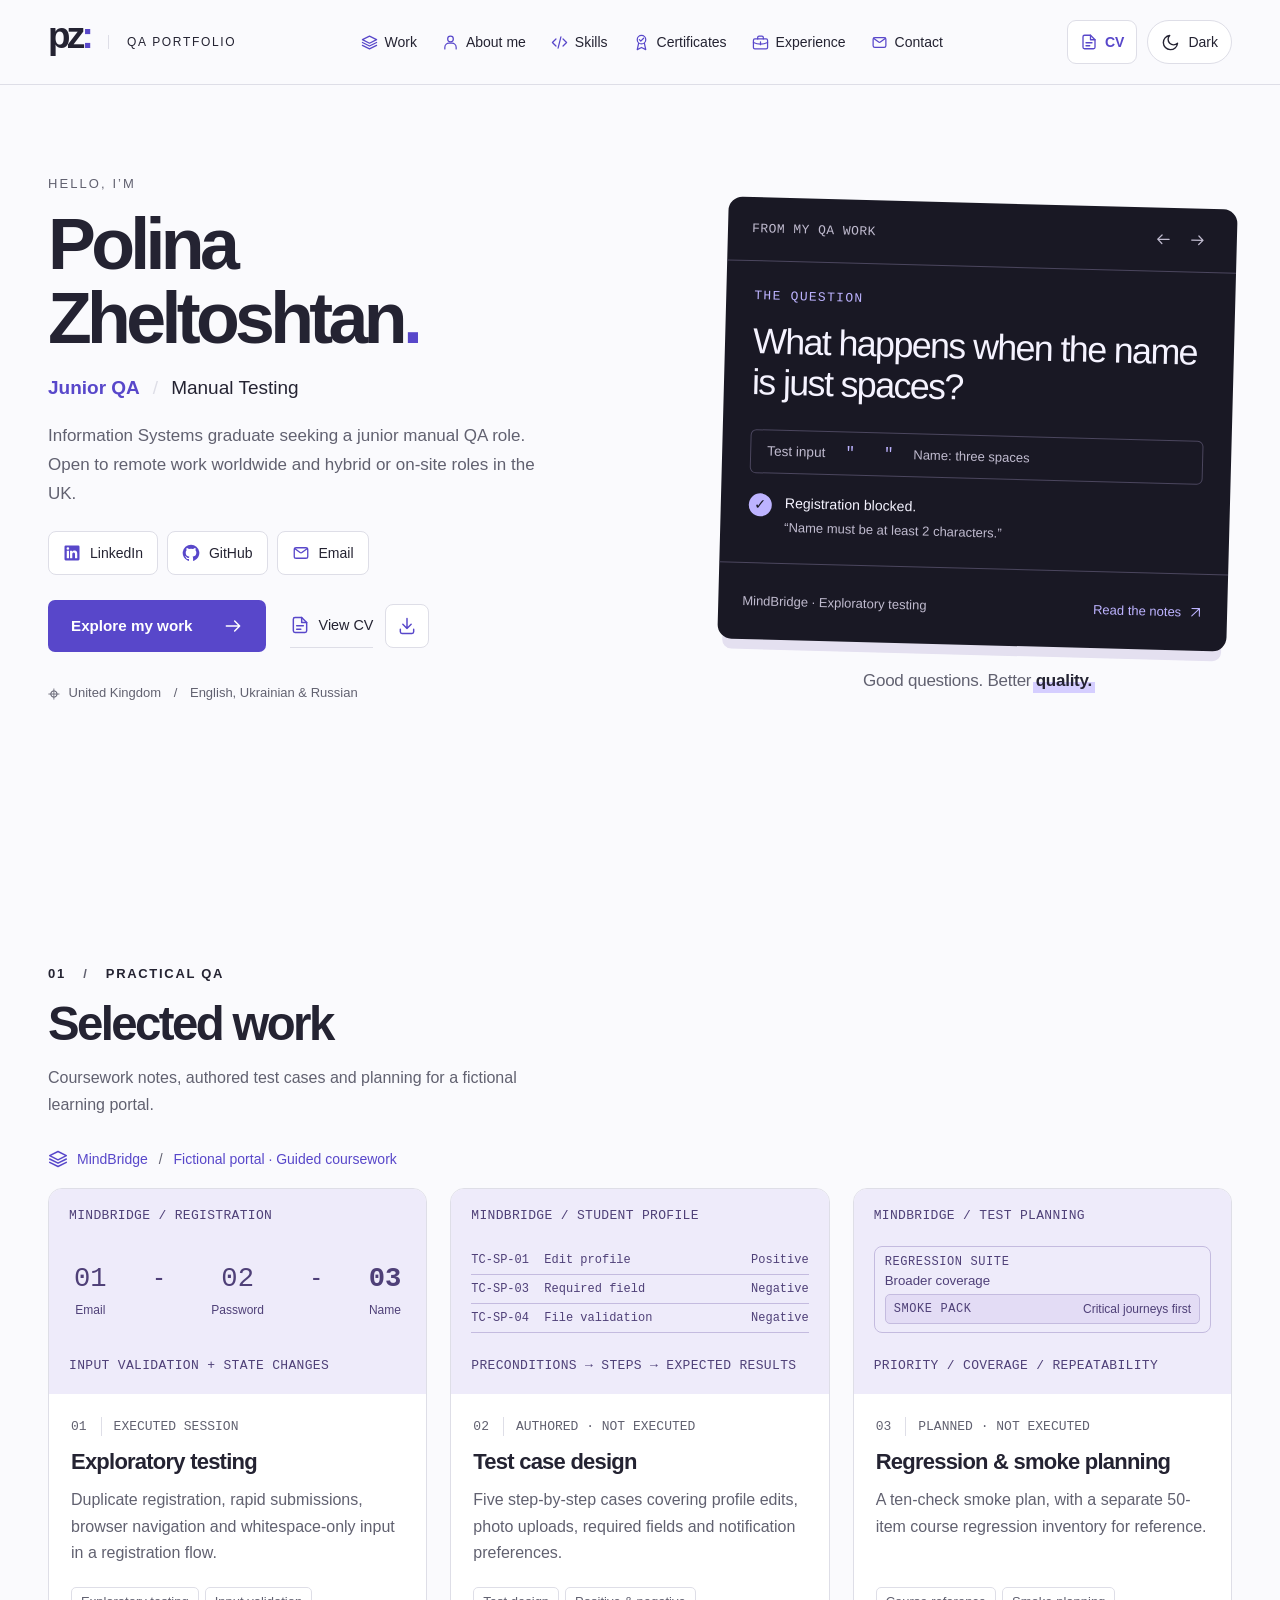
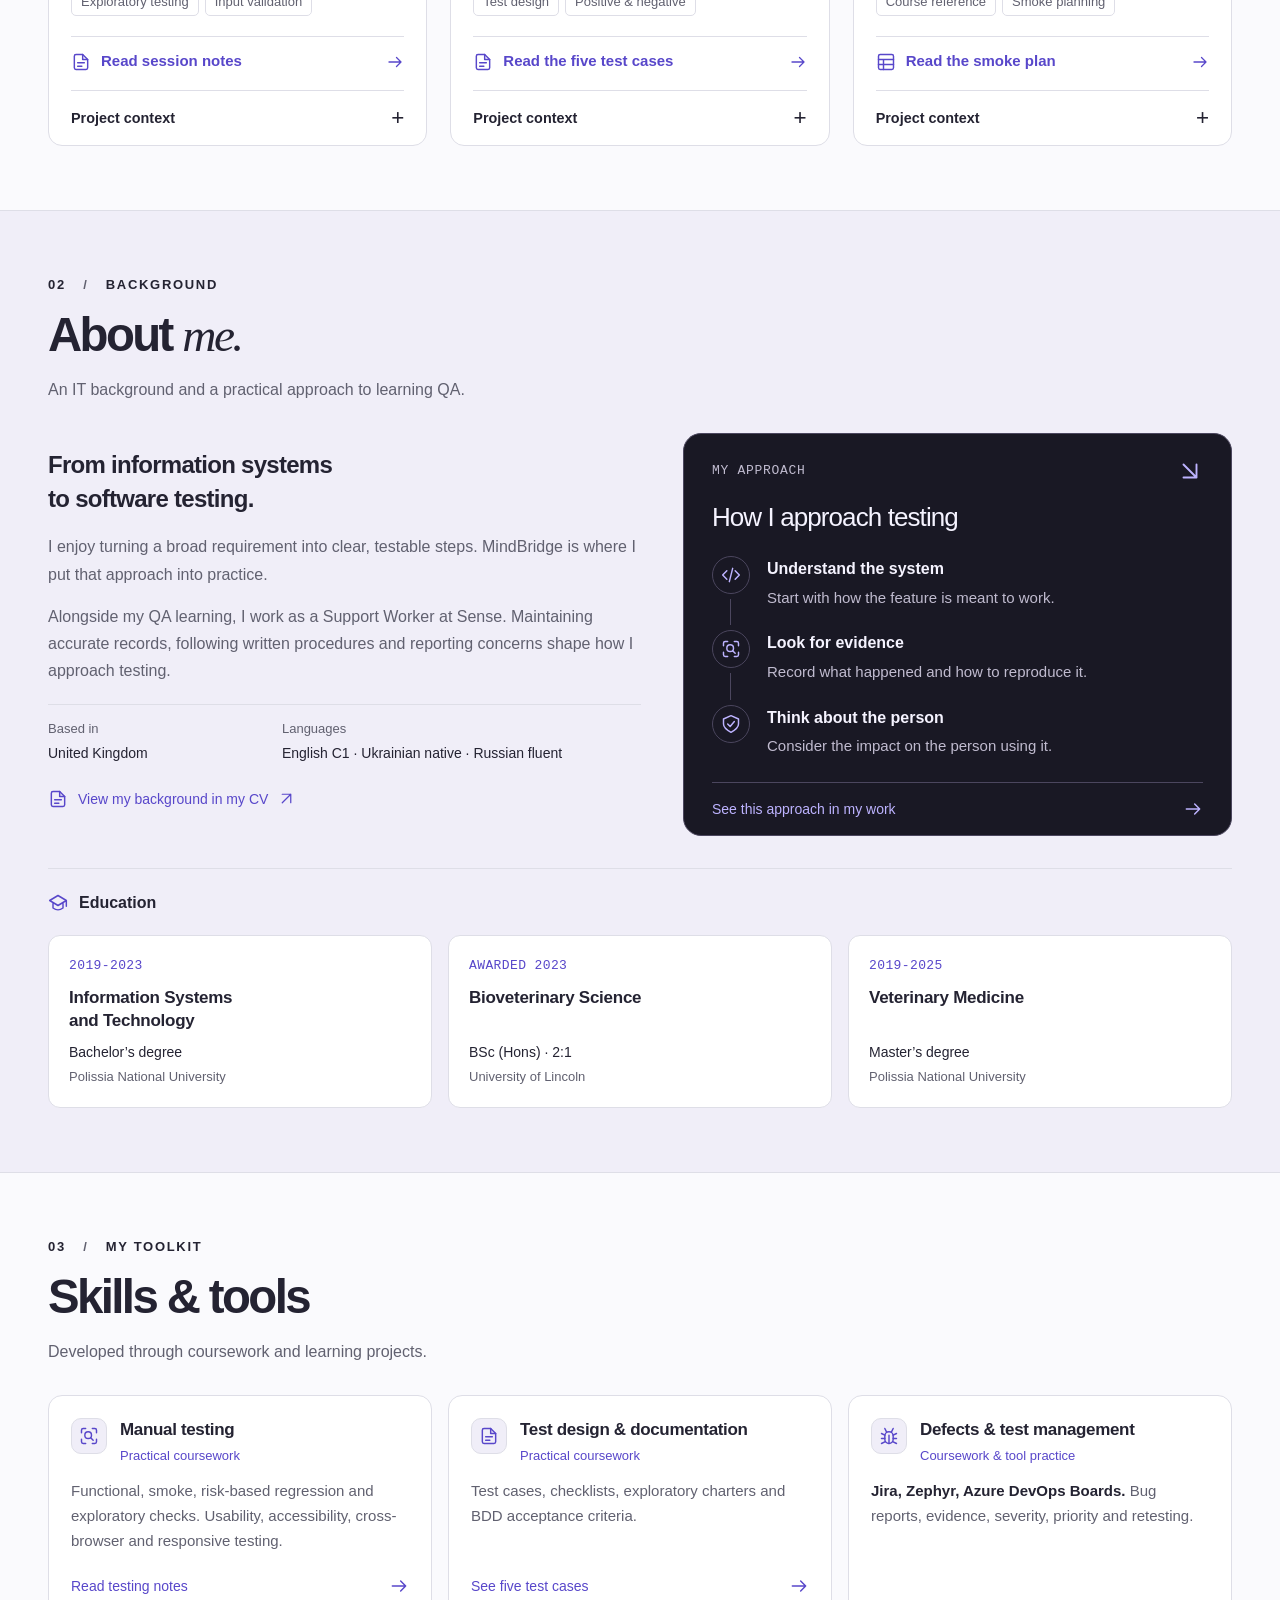
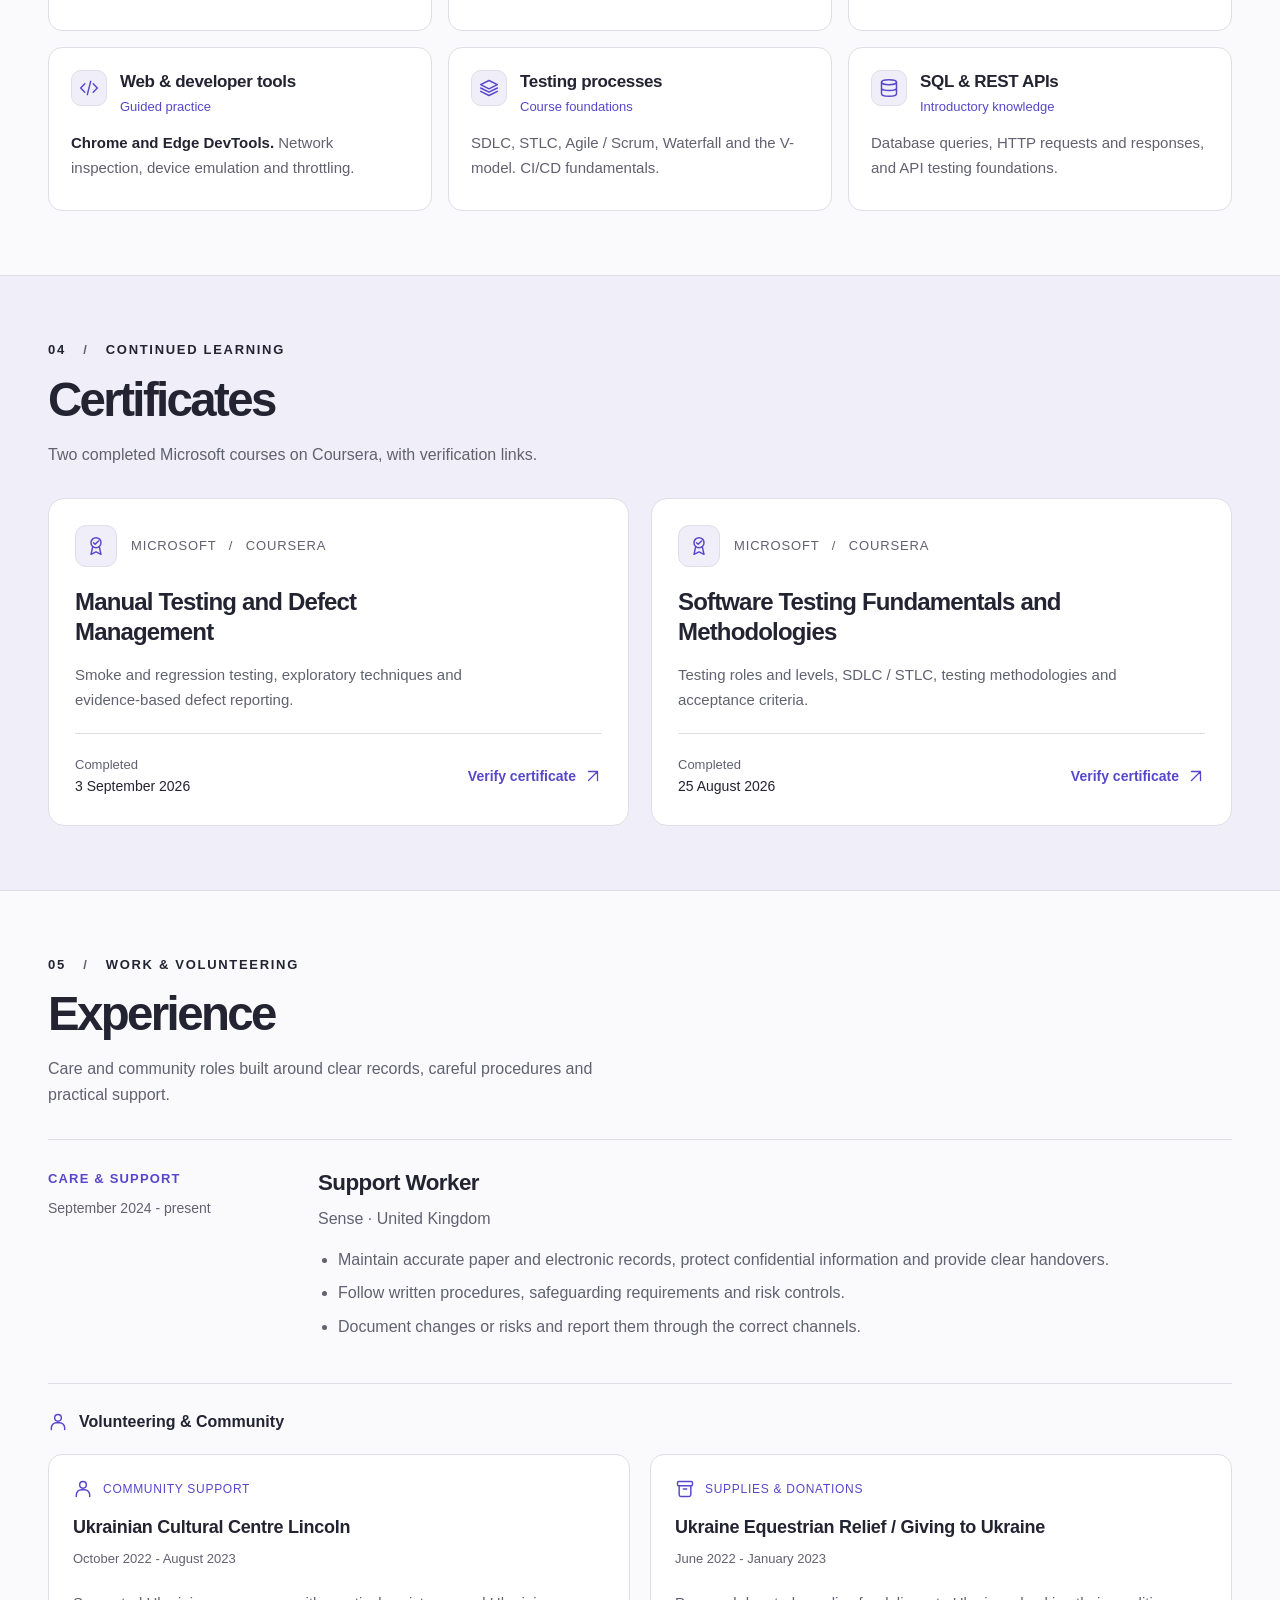
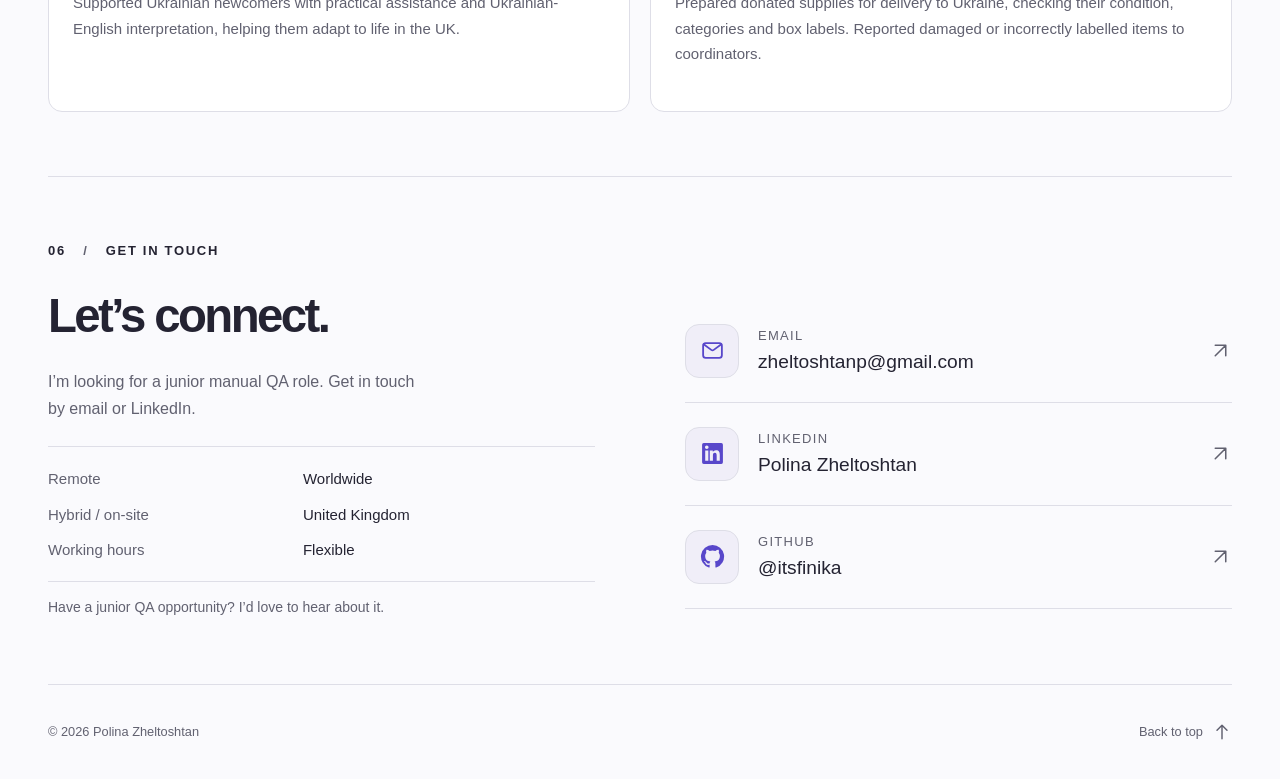
<file: index.html>
<!doctype html>
<html lang="en" class="portfolio-page">
<head>
  <meta charset="utf-8">
  <meta name="viewport" content="width=device-width, initial-scale=1">
  <meta name="description" content="Polina Zheltoshtan, aspiring QA engineer based in the UK. Explore practical testing work, test cases and exploratory testing notes.">
  <meta name="theme-color" content="#fafafd">
  <title>Polina Zheltoshtan - QA Portfolio</title>
  <link rel="icon" href="favicon-indigo.svg" type="image/svg+xml">
  <link rel="stylesheet" href="styles.css?v=998db8b4237c">
  <link rel="stylesheet" href="theme.css?v=c967b7323688">
  <link rel="stylesheet" href="site.css?v=faa68e4f0ca7">
  <link rel="stylesheet" href="navigation.css?v=ef844383f183">
  <script src="site.js?v=d3e260b50186"></script>
  <!-- social-preview:start -->
  <link rel="canonical" href="https://itsfinika.github.io/">
  <meta property="og:title" content="Polina Zheltoshtan - QA Portfolio">
  <meta property="og:description" content="Polina Zheltoshtan, aspiring QA engineer based in the UK. Explore practical testing work, test cases and exploratory testing notes.">
  <meta property="og:type" content="website">
  <meta property="og:site_name" content="Polina Zheltoshtan | QA Portfolio">
  <meta property="og:url" content="https://itsfinika.github.io/">
  <meta property="og:image" content="https://itsfinika.github.io/og.png?v=c5916da21230">
  <meta property="og:image:type" content="image/png">
  <meta property="og:image:width" content="1733">
  <meta property="og:image:height" content="907">
  <meta property="og:image:alt" content="Polina Zheltoshtan. QA Portfolio. Manual testing, test design and exploratory testing.">
  <meta name="twitter:card" content="summary_large_image">
  <meta name="twitter:title" content="Polina Zheltoshtan - QA Portfolio">
  <meta name="twitter:description" content="Polina Zheltoshtan, aspiring QA engineer based in the UK. Explore practical testing work, test cases and exploratory testing notes.">
  <meta name="twitter:image" content="https://itsfinika.github.io/og.png?v=c5916da21230">
  <meta name="twitter:image:alt" content="Polina Zheltoshtan. QA Portfolio. Manual testing, test design and exploratory testing.">
  <!-- social-preview:end -->
</head>
<body>
  <a class="skip-link" href="#main">Skip to content</a>
  <header class="site-header">
    <div class="header wrap">
      <a class="brand" href="#home" aria-label="Polina Zheltoshtan, home"><span class="monogram">pz<span>:</span></span><span class="brand-caption">QA PORTFOLIO</span></a>
      <nav class="section-jump" id="page-sections" aria-label="Portfolio sections">
        <details class="section-jump-menu" open>
          <summary><svg class="icon" width="20" height="20" aria-hidden="true" focusable="false"><use href="icons.svg#layers"></use></svg><span>Menu</span><svg class="icon" width="20" height="20" aria-hidden="true" focusable="false"><use href="icons.svg#chevron-down"></use></svg></summary>
          <div class="jump-content"><ul class="jump-links"><li><a href="#work" data-section-name="Work"><svg class="icon" width="20" height="20" aria-hidden="true" focusable="false"><use href="icons.svg#layers"></use></svg><span>Work</span></a></li><li><a href="#about" data-section-name="About me"><svg class="icon" width="20" height="20" aria-hidden="true" focusable="false"><use href="icons.svg#user"></use></svg><span>About me</span></a></li><li><a href="#skills" data-section-name="Skills"><svg class="icon" width="20" height="20" aria-hidden="true" focusable="false"><use href="icons.svg#code"></use></svg><span>Skills</span></a></li><li><a href="#certificates" data-section-name="Certificates"><svg class="icon" width="20" height="20" aria-hidden="true" focusable="false"><use href="icons.svg#award"></use></svg><span>Certificates</span></a></li><li><a href="#experience" data-section-name="Experience"><svg class="icon" width="20" height="20" aria-hidden="true" focusable="false"><use href="icons.svg#briefcase"></use></svg><span>Experience</span></a></li><li><a href="#contact" data-section-name="Contact"><svg class="icon" width="20" height="20" aria-hidden="true" focusable="false"><use href="icons.svg#mail"></use></svg><span>Contact</span></a></li></ul></div>
        </details>
      </nav>
      <div class="header-actions"><a class="header-cv" href="artifacts/polina-zheltoshtan-cv.pdf" target="_blank" rel="noopener noreferrer" aria-label="View CV, opens PDF in a new tab"><svg class="icon" width="20" height="20" aria-hidden="true" focusable="false"><use href="icons.svg#file-text"></use></svg><span>CV</span></a><button class="theme-toggle" type="button" data-theme-toggle aria-label="Switch to dark theme" hidden><span data-theme-symbol aria-hidden="true"><svg class="icon" width="20" height="20" aria-hidden="true" focusable="false"><use href="icons.svg#moon"></use></svg></span><span data-theme-name>Dark</span></button></div>
    </div>
  </header>
  <main id="main">
    <section class="hero hero-personal wrap" id="home" aria-labelledby="hero-title">
      <div class="hero-copy">
        <p class="eyebrow hero-greeting">HELLO, I’M</p>
        <h1 class="hero-name" id="hero-title"><span>Polina</span> <span>Zheltoshtan<span class="name-accent" aria-hidden="true">.</span></span></h1>
        <p class="hero-role"><span>Junior QA</span><span class="role-divider" aria-hidden="true">/</span><span>Manual Testing</span></p>
        <p class="hero-intro">Information Systems graduate seeking a junior manual QA role. Open to remote work worldwide and hybrid or on-site roles in the UK.</p>
        <nav class="hero-socials" aria-label="Connect with Polina">
          <a href="https://www.linkedin.com/in/polina-zheltoshtan" target="_blank" rel="noopener noreferrer"><svg class="icon" width="20" height="20" aria-hidden="true" focusable="false"><use href="icons.svg#linkedin"></use></svg><span>LinkedIn</span></a>
          <a href="https://github.com/itsfinika" target="_blank" rel="noopener noreferrer"><svg class="icon" width="20" height="20" aria-hidden="true" focusable="false"><use href="icons.svg#github"></use></svg><span>GitHub</span></a>
          <a href="mailto:zheltoshtanp@gmail.com"><svg class="icon" width="20" height="20" aria-hidden="true" focusable="false"><use href="icons.svg#mail"></use></svg><span>Email</span></a>
        </nav>
        <div class="hero-actions"><a class="button primary" href="#work">Explore my work <svg class="icon" width="20" height="20" aria-hidden="true" focusable="false"><use href="icons.svg#arrow-right"></use></svg></a><div class="cv-actions"><a class="text-link" href="artifacts/polina-zheltoshtan-cv.pdf" target="_blank" rel="noopener noreferrer"><svg class="icon" width="20" height="20" aria-hidden="true" focusable="false"><use href="icons.svg#file-text"></use></svg>View CV</a><a class="cv-download" href="artifacts/polina-zheltoshtan-cv.pdf" download aria-label="Download CV as PDF" title="Download PDF"><svg class="icon" width="20" height="20" aria-hidden="true" focusable="false"><use href="icons.svg#download"></use></svg></a></div></div>
        <p class="location"><span aria-hidden="true">⌖</span> United Kingdom <span class="separator">/</span> English, Ukrainian &amp; Russian</p>
      </div>
      <div class="hero-proof">
      <aside class="field-note note-carousel" aria-label="Examples from my QA work">
        <div class="note-top"><span>FROM MY QA WORK</span><div class="note-actions" role="group" aria-label="QA example controls" hidden><button type="button" class="note-previous" aria-label="Previous QA example" title="Previous example"><svg class="icon" width="20" height="20" aria-hidden="true" focusable="false"><use href="icons.svg#arrow-left"></use></svg></button><button type="button" class="note-next" aria-label="Next QA example" title="Next example"><svg class="icon" width="20" height="20" aria-hidden="true" focusable="false"><use href="icons.svg#arrow-right"></use></svg></button></div></div>
        <div class="note-deck">
          <div class="note-slide" id="qa-example-1" data-example-name="Whitespace-only name">
            <div class="note-body"><p class="note-label">THE QUESTION</p><h2>What happens when the name is just spaces?</h2><div class="test-input"><span>Test input</span><code aria-label="Name containing three spaces">"   "</code><span class="input-description">Name: three spaces</span></div><div class="note-result"><span class="check" aria-hidden="true">✓</span><div><strong>Registration blocked.</strong><p>“Name must be at least 2 characters.”</p></div></div></div>
            <div class="note-bottom"><span>MindBridge · Exploratory testing</span><a href="evidence/registration.html#finding-3" aria-label="Read the whitespace-only name finding">Read the notes <svg class="icon" width="20" height="20" aria-hidden="true" focusable="false"><use href="icons.svg#arrow-up-right"></use></svg></a></div>
          </div>
          <div class="note-slide" id="qa-example-4" data-example-name="Unsupported file type" hidden inert>
            <div class="note-body"><p class="note-label">THE QUESTION</p><h2>What if a photo upload is a text file?</h2><div class="test-input"><span>Test file</span><code>.txt</code><span class="input-description">Unsupported file type</span></div><div class="note-result"><span class="check note-expected" aria-hidden="true"><svg class="icon" width="20" height="20" focusable="false"><use href="icons.svg#file-text"></use></svg></span><div><strong>Expected: reject the file.</strong><p>Authored test case. Not executed.</p></div></div></div>
            <div class="note-bottom"><span>MindBridge · Test design</span><a href="evidence/student-profile.html#tc-sp-04-upload-an-invalid-profile-photo-file-type-negative">Read the test case <svg class="icon" width="20" height="20" aria-hidden="true" focusable="false"><use href="icons.svg#arrow-up-right"></use></svg></a></div>
          </div>
          <div class="note-slide" id="qa-example-5" data-example-name="Incorrect password" hidden inert>
            <div class="note-body"><p class="note-label">THE QUESTION</p><h2>Can a wrong password open the dashboard?</h2><div class="test-input"><span>Planned check</span><code>Wrong password</code><span class="input-description">Use a registered email</span></div><div class="note-result"><span class="check note-expected" aria-hidden="true"><svg class="icon" width="20" height="20" focusable="false"><use href="icons.svg#file-text"></use></svg></span><div><strong>Expected: block access.</strong><p>Planned smoke check. Not executed.</p></div></div></div>
            <div class="note-bottom"><span>MindBridge · Smoke planning</span><a href="evidence/regression-smoke.html#smoke-pack">Read the smoke plan <svg class="icon" width="20" height="20" aria-hidden="true" focusable="false"><use href="icons.svg#arrow-up-right"></use></svg></a></div>
          </div>
          <div class="note-slide" id="qa-example-2" data-example-name="Duplicate email" hidden inert>
            <div class="note-body"><p class="note-label">THE QUESTION</p><h2>What if the email is already registered?</h2><div class="test-input"><span>Test action</span><code>Sign up again</code><span class="input-description">Use a registered email</span></div><div class="note-result"><span class="check" aria-hidden="true">✓</span><div><strong>Duplicate email rejected.</strong><p>“Email already registered.”</p></div></div></div>
            <div class="note-bottom"><span>MindBridge · Exploratory testing</span><a href="evidence/registration.html#finding-1" aria-label="Read the duplicate email finding">Read the notes <svg class="icon" width="20" height="20" aria-hidden="true" focusable="false"><use href="icons.svg#arrow-up-right"></use></svg></a></div>
          </div>
          <div class="note-slide" id="qa-example-3" data-example-name="Browser Back navigation" hidden inert>
            <div class="note-body"><p class="note-label">THE QUESTION</p><h2>Does going back lose the password?</h2><div class="test-input"><span>Navigation</span><code>Step 3 → Back</code><span class="input-description">Return to Step 2</span></div><div class="note-result"><span class="check" aria-hidden="true">✓</span><div><strong>Password retained.</strong><p>The entered value remained available.</p></div></div></div>
            <div class="note-bottom"><span>MindBridge · Exploratory testing</span><a href="evidence/registration.html#finding-2" aria-label="Read the browser Back finding">Read the notes <svg class="icon" width="20" height="20" aria-hidden="true" focusable="false"><use href="icons.svg#arrow-up-right"></use></svg></a></div>
          </div>
        </div>
        <p class="sr-only note-announcement" role="status" aria-live="polite" aria-atomic="true"></p>
      </aside>
      <p class="hero-motto">Good questions. Better <span class="highlight">quality.</span></p>
      </div>
    </section>
    <section class="work wrap section" id="work" aria-labelledby="work-title">
      <div class="section-heading"><div><p class="eyebrow">01 <span>/</span> PRACTICAL QA</p><h2 id="work-title">Selected work</h2></div><p>Coursework notes, authored test cases and planning for a fictional learning portal.</p></div>
      <p class="project-family"><svg class="icon" width="20" height="20" aria-hidden="true" focusable="false"><use href="icons.svg#layers"></use></svg><span>MindBridge <span aria-hidden="true">/</span> Fictional portal · Guided coursework</span></p>
      <div class="project-grid">
        <article class="project" id="registration">
          <div class="project-visual registration-visual" aria-label="Registration flow: email, password, name"><span class="visual-caption">MINDBRIDGE / REGISTRATION</span><div class="flow"><span>01<span>Email</span></span><i aria-hidden="true">-</i><span>02<span>Password</span></span><i aria-hidden="true">-</i><span class="flow-active">03<span>Name</span></span></div><span class="visual-foot">INPUT VALIDATION + STATE CHANGES</span></div>
          <div class="project-body"><p class="project-meta">01 <span>EXECUTED SESSION</span></p><h3>Exploratory testing</h3><p>Duplicate registration, rapid submissions, browser navigation and whitespace-only input in a registration flow.</p><div class="tags"><span>Exploratory testing</span><span>Input validation</span></div><a class="read-evidence" href="evidence/registration.html"><span class="link-label"><svg class="icon" width="20" height="20" aria-hidden="true" focusable="false"><use href="icons.svg#file-text"></use></svg><span>Read session notes</span></span><svg class="icon" width="20" height="20" aria-hidden="true" focusable="false"><use href="icons.svg#arrow-right"></use></svg></a><details class="project-context"><summary>Project context <span aria-hidden="true">+</span></summary><div class="case-content"><h4>Approach</h4><p>Followed a course charter to explore repeated input, browser Back and whitespace validation in a local lab on 31 August 2026.</p><h4>Outcome</h4><p>Four UI observations from approximately nine minutes of recorded execution. No defects were confirmed; rapid submission still needs request and data-level evidence.</p><div class="context-downloads"><a class="artifact-link" href="artifacts/mindbridge-exploratory-notes.md" download><span class="link-label"><svg class="icon" width="20" height="20" aria-hidden="true" focusable="false"><use href="icons.svg#file-text"></use></svg><span>Download session notes</span></span><span class="link-meta">.md<svg class="icon icon-small" width="20" height="20" aria-hidden="true" focusable="false"><use href="icons.svg#download"></use></svg></span></a></div></div></details></div>
        </article>
        <article class="project" id="profile-testing">
          <div class="project-visual profile-visual"><span class="visual-caption">MINDBRIDGE / STUDENT PROFILE</span><div class="mini-table" aria-label="Sample test cases"><div><span>TC-SP-01</span><strong>Edit profile</strong><em>Positive</em></div><div><span>TC-SP-03</span><strong>Required field</strong><em>Negative</em></div><div><span>TC-SP-04</span><strong>File validation</strong><em>Negative</em></div></div><span class="visual-foot">PRECONDITIONS → STEPS → EXPECTED RESULTS</span></div>
          <div class="project-body"><p class="project-meta">02 <span>AUTHORED · NOT EXECUTED</span></p><h3>Test case design</h3><p>Five step-by-step cases covering profile edits, photo uploads, required fields and notification preferences.</p><div class="tags"><span>Test design</span><span>Positive & negative</span></div><a class="read-evidence" href="evidence/student-profile.html"><span class="link-label"><svg class="icon" width="20" height="20" aria-hidden="true" focusable="false"><use href="icons.svg#file-text"></use></svg><span>Read the five test cases</span></span><svg class="icon" width="20" height="20" aria-hidden="true" focusable="false"><use href="icons.svg#arrow-right"></use></svg></a><details class="project-context"><summary>Project context <span aria-hidden="true">+</span></summary><div class="case-content"><h4>Approach</h4><p>Defined independent preconditions, specific test data, observable expected results and a baseline to restore after each case.</p><h4>Scope & status</h4><p>Based on five course scenarios and reference examples. The portfolio edition has independent setup, concise steps and bundled test files. Not executed.</p><div class="context-downloads"><a class="artifact-link" href="artifacts/mindbridge-test-cases.md" download><span class="link-label"><svg class="icon" width="20" height="20" aria-hidden="true" focusable="false"><use href="icons.svg#file-text"></use></svg><span>Download test cases</span></span><span class="link-meta">.md<svg class="icon icon-small" width="20" height="20" aria-hidden="true" focusable="false"><use href="icons.svg#download"></use></svg></span></a><a class="artifact-link" href="artifacts/mindbridge-test-cases.zip" download><span class="link-label"><svg class="icon" width="20" height="20" aria-hidden="true" focusable="false"><use href="icons.svg#archive"></use></svg><span>Cases with test fixtures</span></span><span class="link-meta">.zip<svg class="icon icon-small" width="20" height="20" aria-hidden="true" focusable="false"><use href="icons.svg#download"></use></svg></span></a></div></div></details></div>
        </article>
        <article class="project" id="regression">
          <div class="project-visual regression-visual"><span class="visual-caption">MINDBRIDGE / TEST PLANNING</span><div class="suite-diagram"><div><span>REGRESSION SUITE</span><strong>Broader coverage</strong><div><span>SMOKE PACK</span><strong>Critical journeys first</strong></div></div></div><span class="visual-foot">PRIORITY / COVERAGE / REPEATABILITY</span></div>
          <div class="project-body"><p class="project-meta">03 <span>PLANNED &middot; NOT EXECUTED</span></p><h3>Regression & smoke planning</h3><p>A ten-check smoke plan, with a separate 50-item course regression inventory for reference.</p><div class="tags"><span>Course reference</span><span>Smoke planning</span></div><a class="read-evidence" href="evidence/regression-smoke.html"><span class="link-label"><svg class="icon" width="20" height="20" aria-hidden="true" focusable="false"><use href="icons.svg#table"></use></svg><span>Read the smoke plan</span></span><svg class="icon" width="20" height="20" aria-hidden="true" focusable="false"><use href="icons.svg#arrow-right"></use></svg></a><details class="project-context"><summary>Project context <span aria-hidden="true">+</span></summary><div class="case-content"><h4>Approach</h4><p>Refined a guided smoke-planning exercise with explicit fixture states and checks of observable outcomes.</p><h4>Deliverables</h4><p>The smoke CSV contains proposed checks. The 50-item inventory and its priorities are course reference material. Setup, open questions and ID mapping are included; execution and import are not claimed.</p><div class="context-downloads"><a class="artifact-link" href="artifacts/smoke-pack.csv" download><span class="link-label"><svg class="icon" width="20" height="20" aria-hidden="true" focusable="false"><use href="icons.svg#table"></use></svg><span>Download smoke checks</span></span><span class="link-meta">.csv<svg class="icon icon-small" width="20" height="20" aria-hidden="true" focusable="false"><use href="icons.svg#download"></use></svg></span></a><a class="artifact-link" href="artifacts/master-regression-suite.csv" download><span class="link-label"><svg class="icon" width="20" height="20" aria-hidden="true" focusable="false"><use href="icons.svg#table"></use></svg><span>Course regression inventory</span></span><span class="link-meta">.csv<svg class="icon icon-small" width="20" height="20" aria-hidden="true" focusable="false"><use href="icons.svg#download"></use></svg></span></a></div></div></details></div>
        </article>
      </div>
    </section>
    <section class="about-section" id="about" aria-labelledby="about-title">
      <div class="wrap section">
        <div class="section-heading"><div><p class="eyebrow">02 <span>/</span> BACKGROUND</p><h2 id="about-title">About <span class="serif">me.</span></h2></div><p>An IT background and a practical approach to learning QA.</p></div>
        <div class="about-story-grid">

          <div class="about-story">
            <p class="about-intro">From information systems<br> to software testing.</p>
            <p>I enjoy turning a broad requirement into clear, testable steps. MindBridge is where I put that approach into practice.</p>
            <p>Alongside my QA learning, I work as a Support Worker at Sense. Maintaining accurate records, following written procedures and reporting concerns shape how I approach testing.</p>
            <dl class="about-facts"><div><dt>Based in</dt><dd>United Kingdom</dd></div><div><dt>Languages</dt><dd>English C1 · Ukrainian native · Russian fluent</dd></div></dl>
            <a class="about-cv-link" href="artifacts/polina-zheltoshtan-cv.pdf" target="_blank" rel="noopener noreferrer"><svg class="icon" width="20" height="20" aria-hidden="true" focusable="false"><use href="icons.svg#file-text"></use></svg><span>View my background in my CV</span><svg class="icon" width="20" height="20" aria-hidden="true" focusable="false"><use href="icons.svg#arrow-up-right"></use></svg></a>
          </div>
          <aside class="journey-card" aria-labelledby="journey-title">
            <div class="journey-top"><span>MY APPROACH</span><svg class="icon" width="20" height="20" aria-hidden="true" focusable="false"><use href="icons.svg#arrow-down-right"></use></svg></div>
            <h3 id="journey-title">How I approach testing</h3>
            <ol class="journey-list">
              <li><span class="feature-icon" aria-hidden="true"><svg class="icon" width="20" height="20" aria-hidden="true" focusable="false"><use href="icons.svg#code"></use></svg></span><div><h4>Understand the system</h4><p>Start with how the feature is meant to work.</p></div></li>
              <li><span class="feature-icon" aria-hidden="true"><svg class="icon" width="20" height="20" aria-hidden="true" focusable="false"><use href="icons.svg#scan"></use></svg></span><div><h4>Look for evidence</h4><p>Record what happened and how to reproduce it.</p></div></li>
              <li><span class="feature-icon" aria-hidden="true"><svg class="icon" width="20" height="20" aria-hidden="true" focusable="false"><use href="icons.svg#shield-check"></use></svg></span><div><h4>Think about the person</h4><p>Consider the impact on the person using it.</p></div></li>
            </ol>
            <a href="#work">See this approach in my work <svg class="icon" width="20" height="20" aria-hidden="true" focusable="false"><use href="icons.svg#arrow-right"></use></svg></a>
          </aside>
        </div>
        <div class="education-block" aria-labelledby="education-title">
          <div class="subsection-label"><svg class="icon" width="20" height="20" aria-hidden="true" focusable="false"><use href="icons.svg#graduation-cap"></use></svg><h3 id="education-title">Education</h3></div>
          <div class="education-grid">
            <article><p class="education-date">2019-2023</p><h4>Information Systems<br> and Technology</h4><p>Bachelor’s degree</p><span>Polissia National University</span></article>
            <article><p class="education-date">AWARDED 2023</p><h4>Bioveterinary Science</h4><p>BSc (Hons) · 2:1</p><span>University of Lincoln</span></article>
            <article><p class="education-date">2019-2025</p><h4>Veterinary Medicine</h4><p>Master’s degree</p><span>Polissia National University</span></article>
          </div>
        </div>
      </div>
    </section>
    <section class="toolkit wrap section" id="skills" aria-labelledby="skills-title">
      <div class="section-heading"><div><p class="eyebrow">03 <span>/</span> MY TOOLKIT</p><h2 id="skills-title">Skills & tools</h2></div><p>Developed through coursework and learning projects.</p></div>
      <div class="skill-grid"><article class="skill-card"><div class="skill-heading"><span class="feature-icon" aria-hidden="true"><svg class="icon" width="20" height="20" aria-hidden="true" focusable="false"><use href="icons.svg#scan"></use></svg></span><div><h3>Manual testing</h3><p class="skill-level">Practical coursework</p></div></div><p class="skill-description">Functional, smoke, risk-based regression and exploratory checks. Usability, accessibility, cross-browser and responsive testing.</p><a class="skill-evidence" href="evidence/registration.html">Read testing notes <svg class="icon" width="20" height="20" aria-hidden="true" focusable="false"><use href="icons.svg#arrow-right"></use></svg></a></article><article class="skill-card"><div class="skill-heading"><span class="feature-icon" aria-hidden="true"><svg class="icon" width="20" height="20" aria-hidden="true" focusable="false"><use href="icons.svg#file-text"></use></svg></span><div><h3>Test design & documentation</h3><p class="skill-level">Practical coursework</p></div></div><p class="skill-description">Test cases, checklists, exploratory charters and BDD acceptance criteria.</p><a class="skill-evidence" href="evidence/student-profile.html">See five test cases <svg class="icon" width="20" height="20" aria-hidden="true" focusable="false"><use href="icons.svg#arrow-right"></use></svg></a></article><article class="skill-card"><div class="skill-heading"><span class="feature-icon" aria-hidden="true"><svg class="icon" width="20" height="20" aria-hidden="true" focusable="false"><use href="icons.svg#bug"></use></svg></span><div><h3>Defects & test management</h3><p class="skill-level">Coursework & tool practice</p></div></div><p class="skill-description"><strong>Jira, Zephyr, Azure DevOps Boards.</strong> Bug reports, evidence, severity, priority and retesting.</p></article><article class="skill-card"><div class="skill-heading"><span class="feature-icon" aria-hidden="true"><svg class="icon" width="20" height="20" aria-hidden="true" focusable="false"><use href="icons.svg#code"></use></svg></span><div><h3>Web & developer tools</h3><p class="skill-level">Guided practice</p></div></div><p class="skill-description"><strong>Chrome and Edge DevTools.</strong> Network inspection, device emulation and throttling.</p></article><article class="skill-card"><div class="skill-heading"><span class="feature-icon" aria-hidden="true"><svg class="icon" width="20" height="20" aria-hidden="true" focusable="false"><use href="icons.svg#layers"></use></svg></span><div><h3>Testing processes</h3><p class="skill-level">Course foundations</p></div></div><p class="skill-description">SDLC, STLC, Agile / Scrum, Waterfall and the V-model. CI/CD fundamentals.</p></article><article class="skill-card"><div class="skill-heading"><span class="feature-icon" aria-hidden="true"><svg class="icon" width="20" height="20" aria-hidden="true" focusable="false"><use href="icons.svg#database"></use></svg></span><div><h3>SQL & REST APIs</h3><p class="skill-level">Introductory knowledge</p></div></div><p class="skill-description">Database queries, HTTP requests and responses, and API testing foundations.</p></article></div>
    </section>
    <section class="certifications-section" id="certificates" aria-labelledby="certificates-title"><div class="wrap section">
      <div class="section-heading"><div><p class="eyebrow">04 <span>/</span> CONTINUED LEARNING</p><h2 id="certificates-title">Certificates</h2></div><p>Two completed Microsoft courses on Coursera, with verification links.</p></div>
      <div class="certificate-grid"><article class="certificate-card">
  <div class="certificate-top"><span class="feature-icon" aria-hidden="true"><svg class="icon" width="20" height="20" aria-hidden="true" focusable="false"><use href="icons.svg#award"></use></svg></span><span>MICROSOFT <span aria-hidden="true">/</span> COURSERA</span></div>
  <h3>Manual Testing and Defect Management</h3><p>Smoke and regression testing, exploratory techniques and evidence-based defect reporting.</p>
  <div class="certificate-bottom"><span>Completed <time datetime="2026-09-03">3 September 2026</time></span><a href="https://www.coursera.org/account/accomplishments/verify/F2MSXQT20IV5" target="_blank" rel="noopener noreferrer" aria-label="Verify certificate: Manual Testing and Defect Management">Verify certificate <svg class="icon" width="20" height="20" aria-hidden="true" focusable="false"><use href="icons.svg#arrow-up-right"></use></svg></a></div>
</article>
<article class="certificate-card">
  <div class="certificate-top"><span class="feature-icon" aria-hidden="true"><svg class="icon" width="20" height="20" aria-hidden="true" focusable="false"><use href="icons.svg#award"></use></svg></span><span>MICROSOFT <span aria-hidden="true">/</span> COURSERA</span></div>
  <h3>Software Testing Fundamentals and Methodologies</h3><p>Testing roles and levels, SDLC / STLC, testing methodologies and acceptance criteria.</p>
  <div class="certificate-bottom"><span>Completed <time datetime="2026-08-25">25 August 2026</time></span><a href="https://www.coursera.org/account/accomplishments/verify/H235QQZV63V8" target="_blank" rel="noopener noreferrer" aria-label="Verify certificate: Software Testing Fundamentals and Methodologies">Verify certificate <svg class="icon" width="20" height="20" aria-hidden="true" focusable="false"><use href="icons.svg#arrow-up-right"></use></svg></a></div>
</article></div>
    </div></section>
    <section class="experience wrap section" id="experience" aria-labelledby="experience-title">
      <div class="section-heading"><div><p class="eyebrow">05 <span>/</span> WORK & VOLUNTEERING</p><h2 id="experience-title">Experience</h2></div><p>Care and community roles built around clear records, careful procedures and practical support.</p></div>
      <div class="experience-list">
        <article class="experience-item"><div class="experience-meta"><p class="experience-kind">CARE & SUPPORT</p><p>September 2024 - present</p></div><div><h3>Support Worker</h3><p class="experience-place">Sense · United Kingdom</p><ul><li>Maintain accurate paper and electronic records, protect confidential information and provide clear handovers.</li><li>Follow written procedures, safeguarding requirements and risk controls.</li><li>Document changes or risks and report them through the correct channels.</li></ul></div></article>
      </div>
      <section class="volunteering" aria-labelledby="volunteering-title">
        <div class="subsection-label"><svg class="icon" width="20" height="20" aria-hidden="true" focusable="false"><use href="icons.svg#user"></use></svg><h3 id="volunteering-title">Volunteering &amp; Community</h3></div>
        <div class="volunteer-grid">
          <article class="volunteer-card">
            <div class="volunteer-kind"><svg class="icon" width="20" height="20" aria-hidden="true" focusable="false"><use href="icons.svg#user"></use></svg><span>COMMUNITY SUPPORT</span></div>
            <h4>Ukrainian Cultural Centre Lincoln</h4>
            <p class="volunteer-date"><time datetime="2022-10">October 2022</time> - <time datetime="2023-08">August 2023</time></p>
            <p>Supported Ukrainian newcomers with practical assistance and Ukrainian-English interpretation, helping them adapt to life in the UK.</p>
          </article>
          <article class="volunteer-card">
            <div class="volunteer-kind"><svg class="icon" width="20" height="20" aria-hidden="true" focusable="false"><use href="icons.svg#archive"></use></svg><span>SUPPLIES &amp; DONATIONS</span></div>
            <h4>Ukraine Equestrian Relief / Giving to Ukraine</h4>
            <p class="volunteer-date"><time datetime="2022-06">June 2022</time> - <time datetime="2023-01">January 2023</time></p>
            <p>Prepared donated supplies for delivery to Ukraine, checking their condition, categories and box labels. Reported damaged or incorrectly labelled items to coordinators.</p>
          </article>
        </div>
      </section>
    </section>
    <section class="contact wrap section" id="contact" aria-labelledby="contact-title"><p class="eyebrow">06 <span>/</span> GET IN TOUCH</p><div class="contact-grid"><div><h2 id="contact-title">Let’s connect.</h2><p>I’m looking for a junior manual QA role. Get in touch by email or LinkedIn.</p><dl class="work-preferences"><div><dt>Remote</dt><dd>Worldwide</dd></div><div><dt>Hybrid / on-site</dt><dd>United Kingdom</dd></div><div><dt>Working hours</dt><dd>Flexible</dd></div></dl><p class="availability-note">Have a junior QA opportunity? I’d love to hear about it.</p></div><div class="contact-links"><a href="mailto:zheltoshtanp@gmail.com" title="Write an email to Polina"><span class="contact-icon" aria-hidden="true"><svg class="icon" width="20" height="20" aria-hidden="true" focusable="false"><use href="icons.svg#mail"></use></svg></span><span class="contact-copy"><small>EMAIL</small><span class="contact-value" id="contact-email">zheltoshtanp@gmail.com</span></span><span class="contact-arrow" aria-hidden="true"><svg class="icon" width="20" height="20" aria-hidden="true" focusable="false"><use href="icons.svg#arrow-up-right"></use></svg></span></a><a href="https://www.linkedin.com/in/polina-zheltoshtan" target="_blank" rel="noopener noreferrer"><span class="contact-icon" aria-hidden="true"><svg class="icon" width="20" height="20" aria-hidden="true" focusable="false"><use href="icons.svg#linkedin"></use></svg></span><span class="contact-copy"><small>LINKEDIN</small><span class="contact-value">Polina Zheltoshtan</span></span><span class="contact-arrow" aria-hidden="true"><svg class="icon" width="20" height="20" aria-hidden="true" focusable="false"><use href="icons.svg#arrow-up-right"></use></svg></span></a><a href="https://github.com/itsfinika" target="_blank" rel="noopener noreferrer"><span class="contact-icon" aria-hidden="true"><svg class="icon" width="20" height="20" aria-hidden="true" focusable="false"><use href="icons.svg#github"></use></svg></span><span class="contact-copy"><small>GITHUB</small><span class="contact-value">@itsfinika</span></span><span class="contact-arrow" aria-hidden="true"><svg class="icon" width="20" height="20" aria-hidden="true" focusable="false"><use href="icons.svg#arrow-up-right"></use></svg></span></a></div></div></section>
  </main>
  <footer class="wrap footer"><span>© 2026 Polina Zheltoshtan</span><a href="#home">Back to top <svg class="icon" width="20" height="20" aria-hidden="true" focusable="false"><use href="icons.svg#arrow-up"></use></svg></a></footer>
  <!-- Cloudflare Web Analytics -->
  <script type="module" src="https://static.cloudflareinsights.com/beacon.min.js" data-cf-beacon='{"token": "120a41b693f64d5da6b36778b4590432"}'></script>
  <!-- End Cloudflare Web Analytics -->
</body>
</html>
</file>
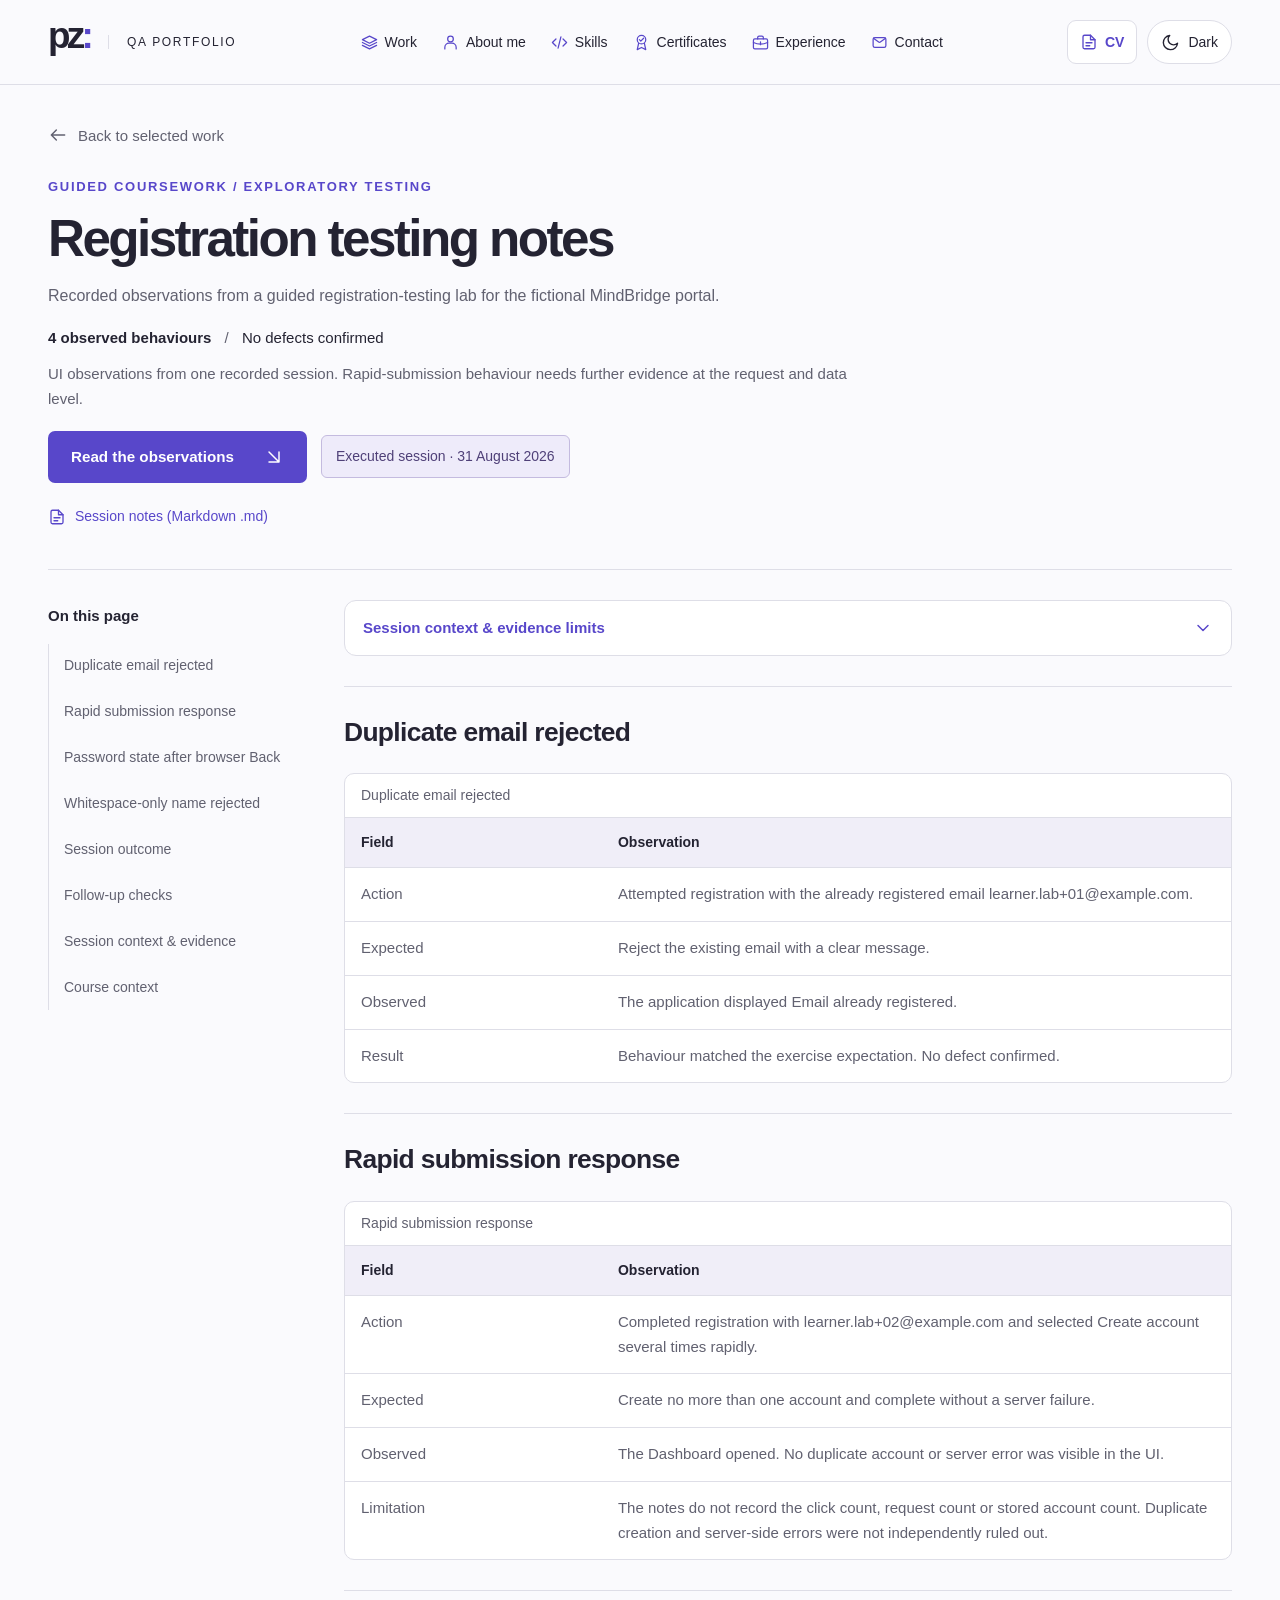
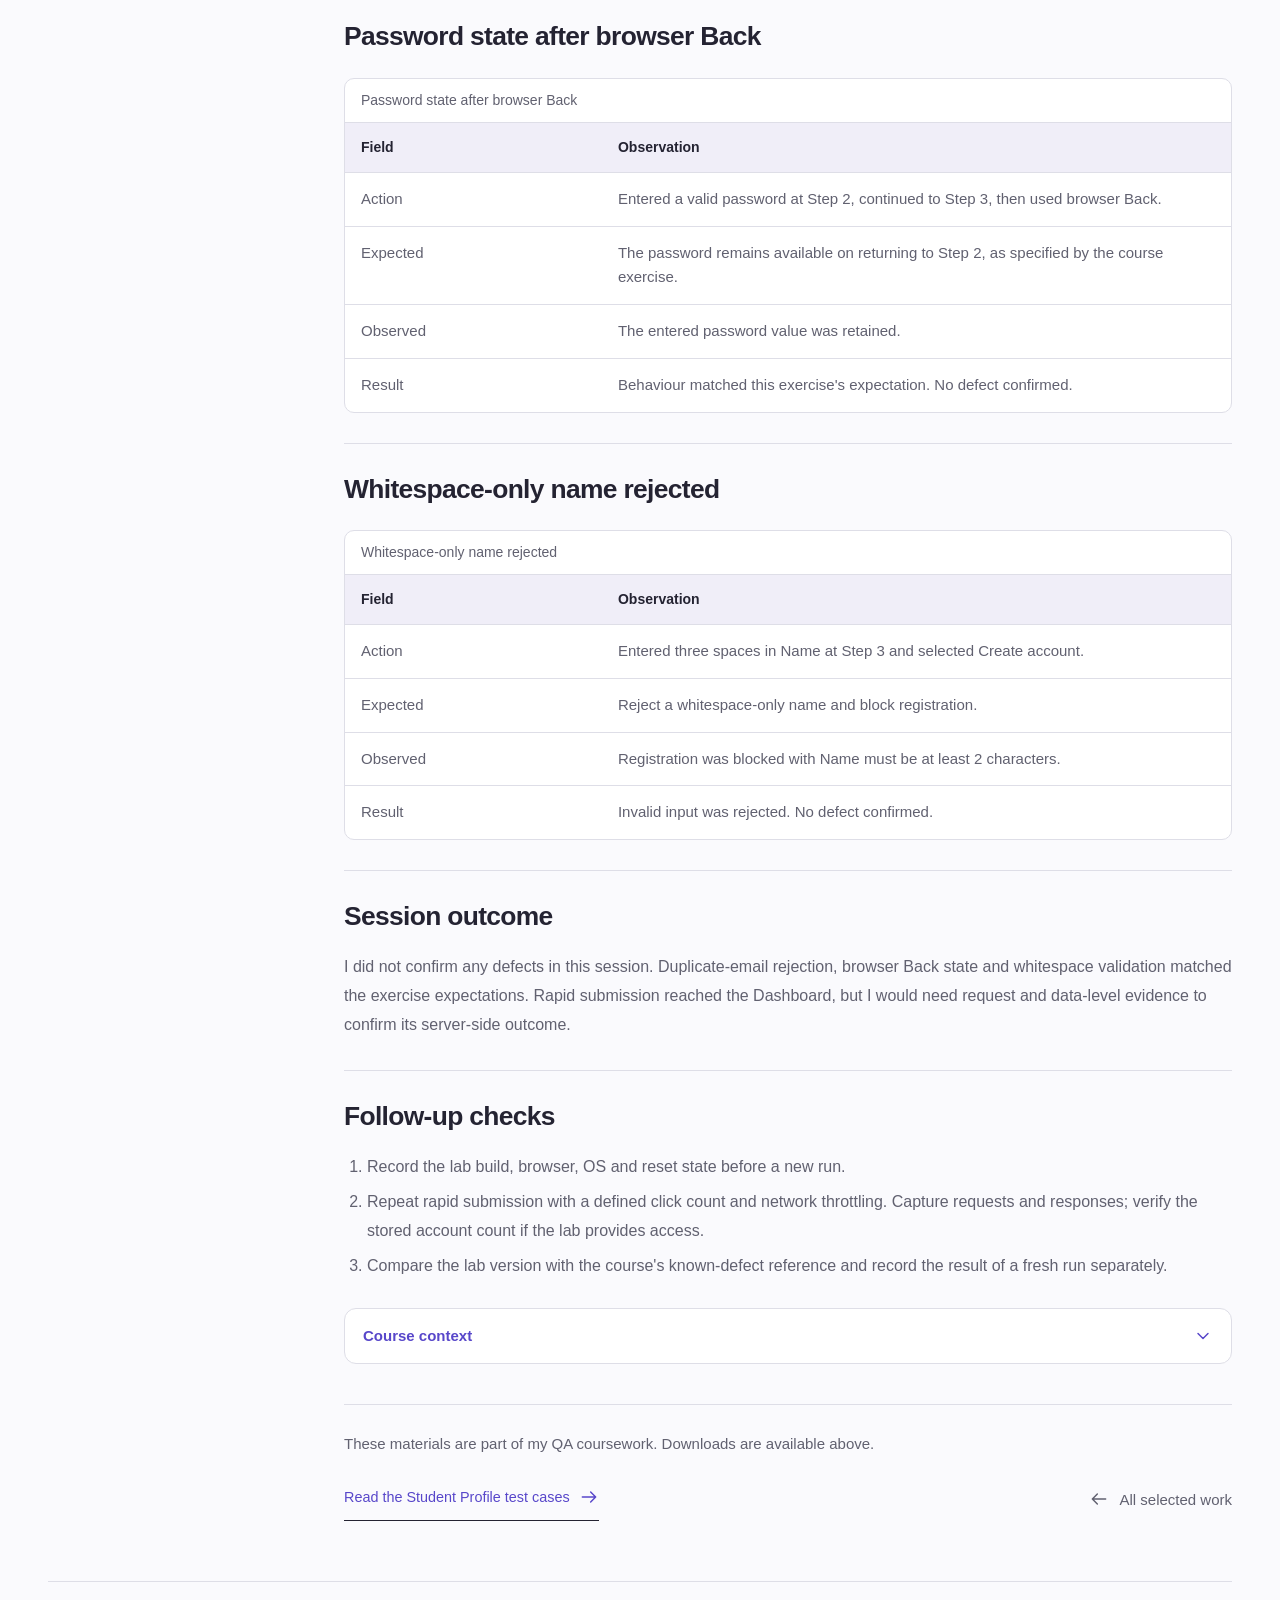
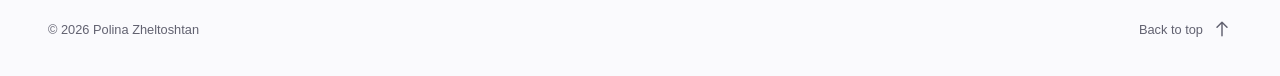
<file: evidence/registration.html>
<!doctype html>
<html lang="en">
<head>
  <meta charset="utf-8">
  <meta name="viewport" content="width=device-width, initial-scale=1">
  <meta name="theme-color" content="#fafafd">
  <meta name="description" content="A focused session exploring input validation and state changes in a registration flow. Read the observations, expected behaviour and follow-up plan.">
  <title>Registration testing notes - Polina Zheltoshtan</title>
  <link rel="icon" href="../favicon-indigo.svg" type="image/svg+xml">
  <link rel="stylesheet" href="../styles.css?v=998db8b4237c">
  <link rel="stylesheet" href="../theme.css?v=c967b7323688">
  <link rel="stylesheet" href="../site.css?v=faa68e4f0ca7">
  <link rel="stylesheet" href="../navigation.css?v=ef844383f183">
  <link rel="stylesheet" href="../evidence.css?v=331acc670189">
  <link rel="stylesheet" href="../print.css?v=a63c013acf28" media="print">
  <script src="../site.js?v=d3e260b50186"></script>
  <!-- social-preview:start -->
  <link rel="canonical" href="https://itsfinika.github.io/evidence/registration.html">
  <meta property="og:title" content="Registration testing notes - Polina Zheltoshtan">
  <meta property="og:description" content="A focused session exploring input validation and state changes in a registration flow. Read the observations, expected behaviour and follow-up plan.">
  <meta property="og:type" content="article">
  <meta property="og:site_name" content="Polina Zheltoshtan | QA Portfolio">
  <meta property="og:url" content="https://itsfinika.github.io/evidence/registration.html">
  <meta name="twitter:card" content="summary">
  <meta name="twitter:title" content="Registration testing notes - Polina Zheltoshtan">
  <meta name="twitter:description" content="A focused session exploring input validation and state changes in a registration flow. Read the observations, expected behaviour and follow-up plan.">
  <!-- social-preview:end -->
</head>
<body>
  <a class="skip-link" href="#main">Skip to content</a>
  <header class="site-header">
    <div class="header wrap">
      <a class="brand" href="../index.html#home" aria-label="Polina Zheltoshtan, home"><span class="monogram">pz<span>:</span></span><span class="brand-caption">QA PORTFOLIO</span></a>
      <nav class="section-jump" id="page-sections" aria-label="Portfolio sections">
        <details class="section-jump-menu" open>
          <summary><svg class="icon" width="20" height="20" aria-hidden="true" focusable="false"><use href="../icons.svg#layers"></use></svg><span>Menu</span><svg class="icon" width="20" height="20" aria-hidden="true" focusable="false"><use href="../icons.svg#chevron-down"></use></svg></summary>
          <div class="jump-content"><ul class="jump-links"><li><a href="../index.html#work" data-section-name="Work"><svg class="icon" width="20" height="20" aria-hidden="true" focusable="false"><use href="../icons.svg#layers"></use></svg><span>Work</span></a></li><li><a href="../index.html#about" data-section-name="About me"><svg class="icon" width="20" height="20" aria-hidden="true" focusable="false"><use href="../icons.svg#user"></use></svg><span>About me</span></a></li><li><a href="../index.html#skills" data-section-name="Skills"><svg class="icon" width="20" height="20" aria-hidden="true" focusable="false"><use href="../icons.svg#code"></use></svg><span>Skills</span></a></li><li><a href="../index.html#certificates" data-section-name="Certificates"><svg class="icon" width="20" height="20" aria-hidden="true" focusable="false"><use href="../icons.svg#award"></use></svg><span>Certificates</span></a></li><li><a href="../index.html#experience" data-section-name="Experience"><svg class="icon" width="20" height="20" aria-hidden="true" focusable="false"><use href="../icons.svg#briefcase"></use></svg><span>Experience</span></a></li><li><a href="../index.html#contact" data-section-name="Contact"><svg class="icon" width="20" height="20" aria-hidden="true" focusable="false"><use href="../icons.svg#mail"></use></svg><span>Contact</span></a></li></ul></div>
        </details>
      </nav>
      <div class="header-actions"><a class="header-cv" href="../artifacts/polina-zheltoshtan-cv.pdf" target="_blank" rel="noopener noreferrer" aria-label="View CV, opens PDF in a new tab"><svg class="icon" width="20" height="20" aria-hidden="true" focusable="false"><use href="../icons.svg#file-text"></use></svg><span>CV</span></a><button class="theme-toggle" type="button" data-theme-toggle aria-label="Switch to dark theme" hidden><span data-theme-symbol aria-hidden="true"><svg class="icon" width="20" height="20" aria-hidden="true" focusable="false"><use href="../icons.svg#moon"></use></svg></span><span data-theme-name>Dark</span></button></div>
    </div>
  </header>
  <main id="main">
    <div class="evidence-header wrap">
      <a class="back-link" href="../index.html#registration"><svg class="icon" width="20" height="20" aria-hidden="true" focusable="false"><use href="../icons.svg#arrow-left"></use></svg> Back to selected work</a>
      <p class="eyebrow">GUIDED COURSEWORK / EXPLORATORY TESTING</p>
      <h1>Registration testing notes</h1>
      <p class="evidence-description">Recorded observations from a guided registration-testing lab for the fictional MindBridge portal.</p>
      <div class="evidence-overview"><p><strong>4 observed behaviours</strong><span aria-hidden="true"> / </span>No defects confirmed</p><p class="overview-note">UI observations from one recorded session. Rapid-submission behaviour needs further evidence at the request and data level.</p></div>
      <div class="evidence-actions"><a class="button primary" href="#finding-1">Read the observations<svg class="icon" width="20" height="20" aria-hidden="true" focusable="false"><use href="../icons.svg#arrow-down-right"></use></svg></a><span class="evidence-status">Executed session · 31 August 2026</span></div>
      <div class="document-downloads" aria-label="Portfolio files"><a class="document-download" href="../artifacts/mindbridge-exploratory-notes.md" download><svg class="icon" width="20" height="20" aria-hidden="true" focusable="false"><use href="../icons.svg#file-text"></use></svg><span>Session notes (Markdown .md)</span></a></div>
    </div>
    <div class="reading-layout wrap">
      <aside class="document-nav" aria-label="Document contents"><details class="document-contents" open><summary><span>On this page</span><span class="contents-current" aria-hidden="true"></span><svg class="icon" width="20" height="20" aria-hidden="true" focusable="false"><use href="../icons.svg#chevron-down"></use></svg></summary><nav aria-label="Document sections"><a href="#finding-1">Duplicate email rejected</a><a href="#rapid-submission-response">Rapid submission response</a><a href="#finding-2">Password state after browser Back</a><a href="#finding-3">Whitespace-only name rejected</a><a href="#defect-summary-after-timer-ends">Session outcome</a><a href="#follow-up-plan">Follow-up checks</a><a href="#session-context">Session context &amp; evidence</a><a href="#course-review">Course context</a></nav></details></aside>
      <article class="document-content" aria-label="Registration testing notes">
        <details class="document-details" id="session-context" open><summary>Session context &amp; evidence limits <svg class="icon" width="20" height="20" aria-hidden="true" focusable="false"><use href="../icons.svg#chevron-down"></use></svg></summary><div class="detail-body"><p>I explored registration input validation and state changes in MindBridge, a fictional learning portal, during a guided course lab. These notes describe four behaviours I observed in one recorded session.</p>
<div id="session-timer"><h2 id="session-details">Session context</h2>
<ul><li>Date: 31 August 2026.</li><li>Duration: approximately 9 minutes of recorded execution, within a 15-minute course charter.</li><li>Lab address: http://localhost:3000. This is a local test environment, not a public demo.</li><li>Charter: explore registration input validation and state changes.</li><li>Approach: repeated input/submission, interruption through browser Back, and whitespace-only input.</li><li>Evidence available: written session notes. The notes do not include the browser, OS, build identifier or screenshots. The observations describe the visible UI, not database or network verification.</li></ul>
</div></div></details><section class="finding-section" aria-labelledby="finding-1"><h2 id="finding-1">Duplicate email rejected</h2>
<div class="table-scroll" role="region" aria-label="Duplicate email rejected"><table class="adaptive-table finding-table" role="table"><caption>Duplicate email rejected</caption><thead role="rowgroup"><tr role="row"><th scope="col" role="columnheader">Field</th><th scope="col" role="columnheader">Observation</th></tr></thead><tbody role="rowgroup"><tr role="row"><td role="cell"><span class="mobile-cell-label" aria-hidden="true">Field</span><span class="cell-value">Action</span></td><td role="cell"><span class="mobile-cell-label" aria-hidden="true">Observation</span><span class="cell-value">Attempted registration with the already registered email learner.lab+01@example.com.</span></td></tr><tr role="row"><td role="cell"><span class="mobile-cell-label" aria-hidden="true">Field</span><span class="cell-value">Expected</span></td><td role="cell"><span class="mobile-cell-label" aria-hidden="true">Observation</span><span class="cell-value">Reject the existing email with a clear message.</span></td></tr><tr role="row"><td role="cell"><span class="mobile-cell-label" aria-hidden="true">Field</span><span class="cell-value">Observed</span></td><td role="cell"><span class="mobile-cell-label" aria-hidden="true">Observation</span><span class="cell-value">The application displayed Email already registered.</span></td></tr><tr role="row"><td role="cell"><span class="mobile-cell-label" aria-hidden="true">Field</span><span class="cell-value">Result</span></td><td role="cell"><span class="mobile-cell-label" aria-hidden="true">Observation</span><span class="cell-value">Behaviour matched the exercise expectation. No defect confirmed.</span></td></tr></tbody></table></div>
</section><section class="finding-section" aria-labelledby="rapid-submission-response"><h2 id="rapid-submission-response">Rapid submission response</h2>
<div class="table-scroll" role="region" aria-label="Rapid submission response"><table class="adaptive-table finding-table" role="table"><caption>Rapid submission response</caption><thead role="rowgroup"><tr role="row"><th scope="col" role="columnheader">Field</th><th scope="col" role="columnheader">Observation</th></tr></thead><tbody role="rowgroup"><tr role="row"><td role="cell"><span class="mobile-cell-label" aria-hidden="true">Field</span><span class="cell-value">Action</span></td><td role="cell"><span class="mobile-cell-label" aria-hidden="true">Observation</span><span class="cell-value">Completed registration with learner.lab+02@example.com and selected Create account several times rapidly.</span></td></tr><tr role="row"><td role="cell"><span class="mobile-cell-label" aria-hidden="true">Field</span><span class="cell-value">Expected</span></td><td role="cell"><span class="mobile-cell-label" aria-hidden="true">Observation</span><span class="cell-value">Create no more than one account and complete without a server failure.</span></td></tr><tr role="row"><td role="cell"><span class="mobile-cell-label" aria-hidden="true">Field</span><span class="cell-value">Observed</span></td><td role="cell"><span class="mobile-cell-label" aria-hidden="true">Observation</span><span class="cell-value">The Dashboard opened. No duplicate account or server error was visible in the UI.</span></td></tr><tr role="row"><td role="cell"><span class="mobile-cell-label" aria-hidden="true">Field</span><span class="cell-value">Limitation</span></td><td role="cell"><span class="mobile-cell-label" aria-hidden="true">Observation</span><span class="cell-value">The notes do not record the click count, request count or stored account count. Duplicate creation and server-side errors were not independently ruled out.</span></td></tr></tbody></table></div>
</section><section class="finding-section" aria-labelledby="finding-2"><h2 id="finding-2">Password state after browser Back</h2>
<div class="table-scroll" role="region" aria-label="Password state after browser Back"><table class="adaptive-table finding-table" role="table"><caption>Password state after browser Back</caption><thead role="rowgroup"><tr role="row"><th scope="col" role="columnheader">Field</th><th scope="col" role="columnheader">Observation</th></tr></thead><tbody role="rowgroup"><tr role="row"><td role="cell"><span class="mobile-cell-label" aria-hidden="true">Field</span><span class="cell-value">Action</span></td><td role="cell"><span class="mobile-cell-label" aria-hidden="true">Observation</span><span class="cell-value">Entered a valid password at Step 2, continued to Step 3, then used browser Back.</span></td></tr><tr role="row"><td role="cell"><span class="mobile-cell-label" aria-hidden="true">Field</span><span class="cell-value">Expected</span></td><td role="cell"><span class="mobile-cell-label" aria-hidden="true">Observation</span><span class="cell-value">The password remains available on returning to Step 2, as specified by the course exercise.</span></td></tr><tr role="row"><td role="cell"><span class="mobile-cell-label" aria-hidden="true">Field</span><span class="cell-value">Observed</span></td><td role="cell"><span class="mobile-cell-label" aria-hidden="true">Observation</span><span class="cell-value">The entered password value was retained.</span></td></tr><tr role="row"><td role="cell"><span class="mobile-cell-label" aria-hidden="true">Field</span><span class="cell-value">Result</span></td><td role="cell"><span class="mobile-cell-label" aria-hidden="true">Observation</span><span class="cell-value">Behaviour matched this exercise&#x27;s expectation. No defect confirmed.</span></td></tr></tbody></table></div>
</section><section class="finding-section" aria-labelledby="finding-3"><h2 id="finding-3">Whitespace-only name rejected</h2>
<div class="table-scroll" role="region" aria-label="Whitespace-only name rejected"><table class="adaptive-table finding-table" role="table"><caption>Whitespace-only name rejected</caption><thead role="rowgroup"><tr role="row"><th scope="col" role="columnheader">Field</th><th scope="col" role="columnheader">Observation</th></tr></thead><tbody role="rowgroup"><tr role="row"><td role="cell"><span class="mobile-cell-label" aria-hidden="true">Field</span><span class="cell-value">Action</span></td><td role="cell"><span class="mobile-cell-label" aria-hidden="true">Observation</span><span class="cell-value">Entered three spaces in Name at Step 3 and selected Create account.</span></td></tr><tr role="row"><td role="cell"><span class="mobile-cell-label" aria-hidden="true">Field</span><span class="cell-value">Expected</span></td><td role="cell"><span class="mobile-cell-label" aria-hidden="true">Observation</span><span class="cell-value">Reject a whitespace-only name and block registration.</span></td></tr><tr role="row"><td role="cell"><span class="mobile-cell-label" aria-hidden="true">Field</span><span class="cell-value">Observed</span></td><td role="cell"><span class="mobile-cell-label" aria-hidden="true">Observation</span><span class="cell-value">Registration was blocked with Name must be at least 2 characters.</span></td></tr><tr role="row"><td role="cell"><span class="mobile-cell-label" aria-hidden="true">Field</span><span class="cell-value">Result</span></td><td role="cell"><span class="mobile-cell-label" aria-hidden="true">Observation</span><span class="cell-value">Invalid input was rejected. No defect confirmed.</span></td></tr></tbody></table></div>
</section><section class="finding-section" aria-labelledby="defect-summary-after-timer-ends" id="session-conclusion"><h2 id="defect-summary-after-timer-ends">Session outcome</h2>
<p>I did not confirm any defects in this session. Duplicate-email rejection, browser Back state and whitespace validation matched the exercise expectations. Rapid submission reached the Dashboard, but I would need request and data-level evidence to confirm its server-side outcome.</p>
</section><section class="finding-section" aria-labelledby="follow-up-plan"><h2 id="follow-up-plan">Follow-up checks</h2>
<ol><li>Record the lab build, browser, OS and reset state before a new run.</li><li>Repeat rapid submission with a defined click count and network throttling. Capture requests and responses; verify the stored account count if the lab provides access.</li><li>Compare the lab version with the course&#x27;s known-defect reference and record the result of a fresh run separately.</li></ol>
</section><details class="document-details" id="course-review" open><summary>Course context <svg class="icon" width="20" height="20" aria-hidden="true" focusable="false"><use href="../icons.svg#chevron-down"></use></svg></summary><div class="detail-body"><h2 id="course-context">Course context</h2>
<p>The exercise supplied a charter, heuristics and a known-defect solution key. I did not reproduce its duplicate-registration, password-loss or whitespace-name defects in this session. A different lab build could explain this, but I have not confirmed that. These notes focus on my actions, observations and the limits of the available evidence.</p></div></details>
        <div class="reading-end"><p>These materials are part of my QA coursework. Downloads are available above.</p><div class="reading-footer"><a class="text-link" href="student-profile.html">Read the Student Profile test cases <svg class="icon" width="20" height="20" aria-hidden="true" focusable="false"><use href="../icons.svg#arrow-right"></use></svg></a><a class="back-link" href="../index.html#work"><svg class="icon" width="20" height="20" aria-hidden="true" focusable="false"><use href="../icons.svg#arrow-left"></use></svg> All selected work</a></div></div>
      </article>
    </div>
  </main>
  <footer class="wrap footer"><span>© 2026 Polina Zheltoshtan</span><a href="#main">Back to top <svg class="icon" width="20" height="20" aria-hidden="true" focusable="false"><use href="../icons.svg#arrow-up"></use></svg></a></footer>
  <!-- Cloudflare Web Analytics -->
  <script type="module" src="https://static.cloudflareinsights.com/beacon.min.js" data-cf-beacon='{"token": "120a41b693f64d5da6b36778b4590432"}'></script>
  <!-- End Cloudflare Web Analytics -->
</body>
</html>
</file>
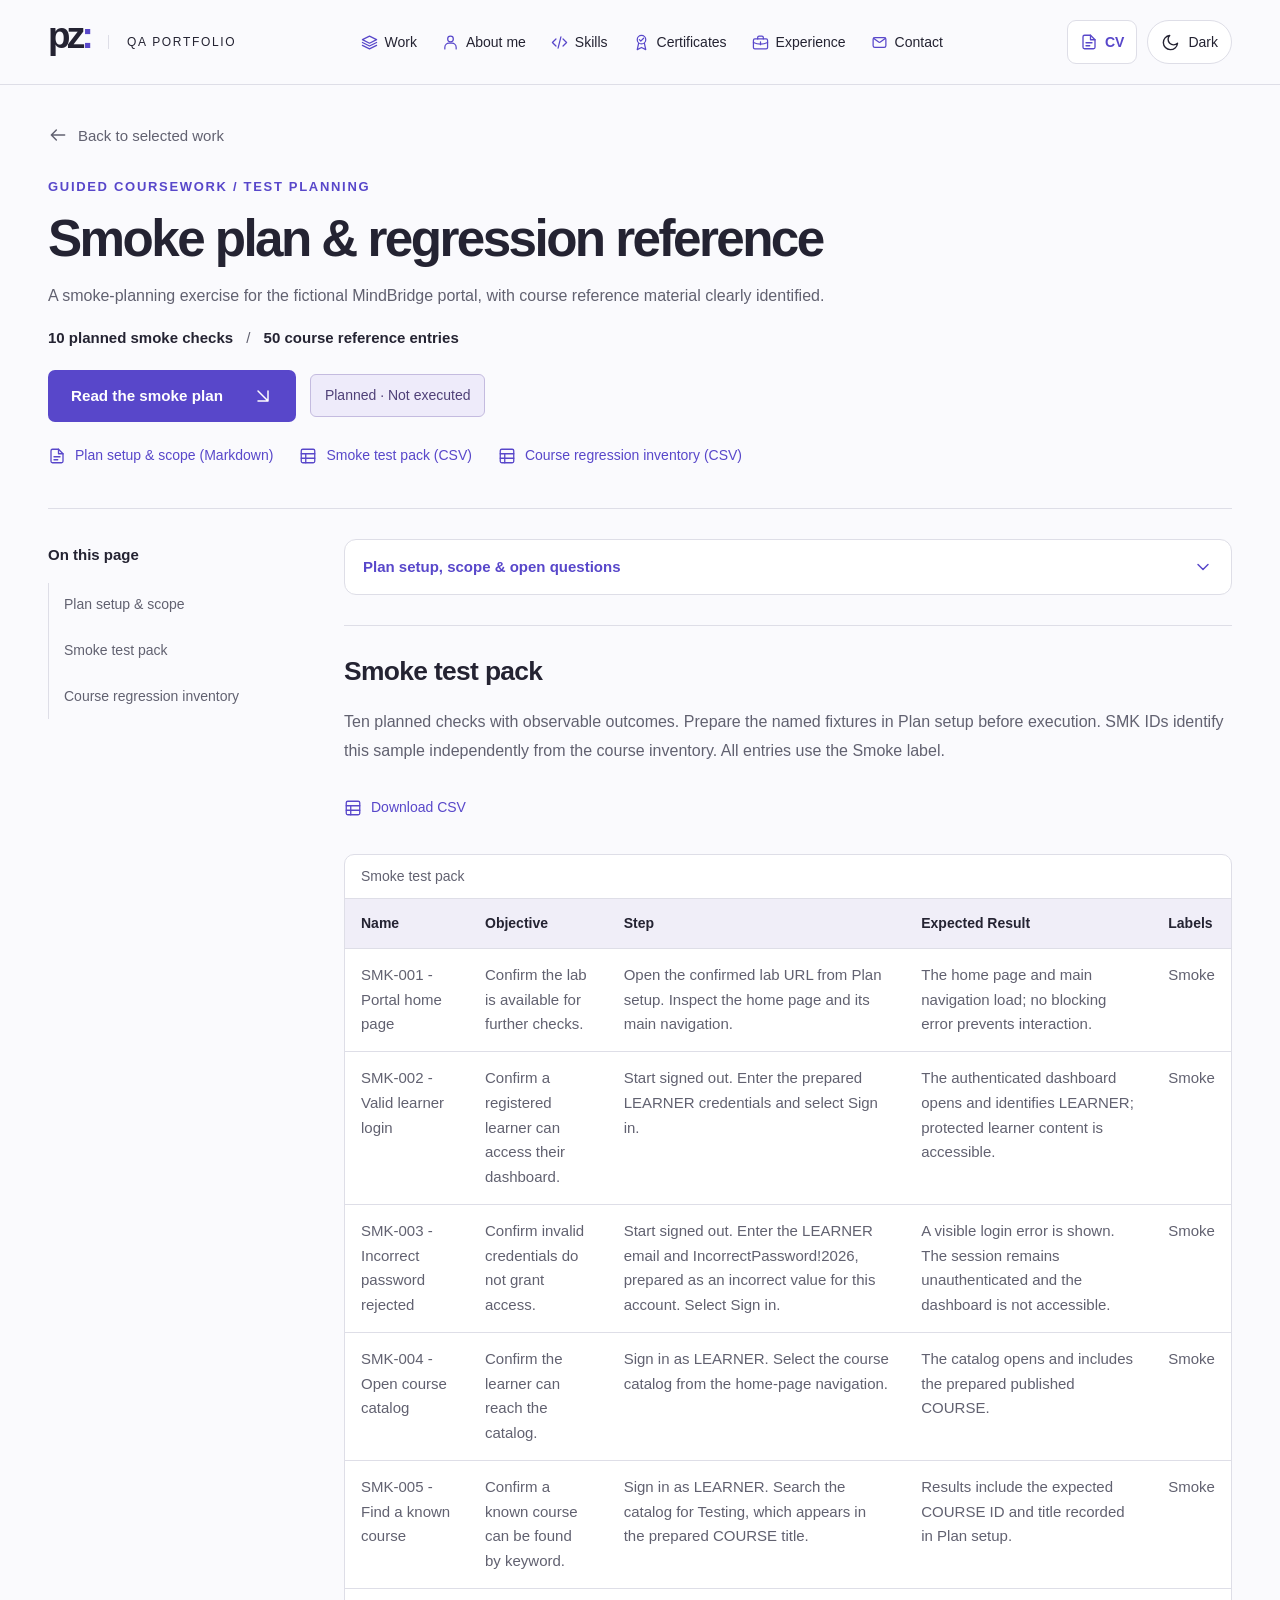
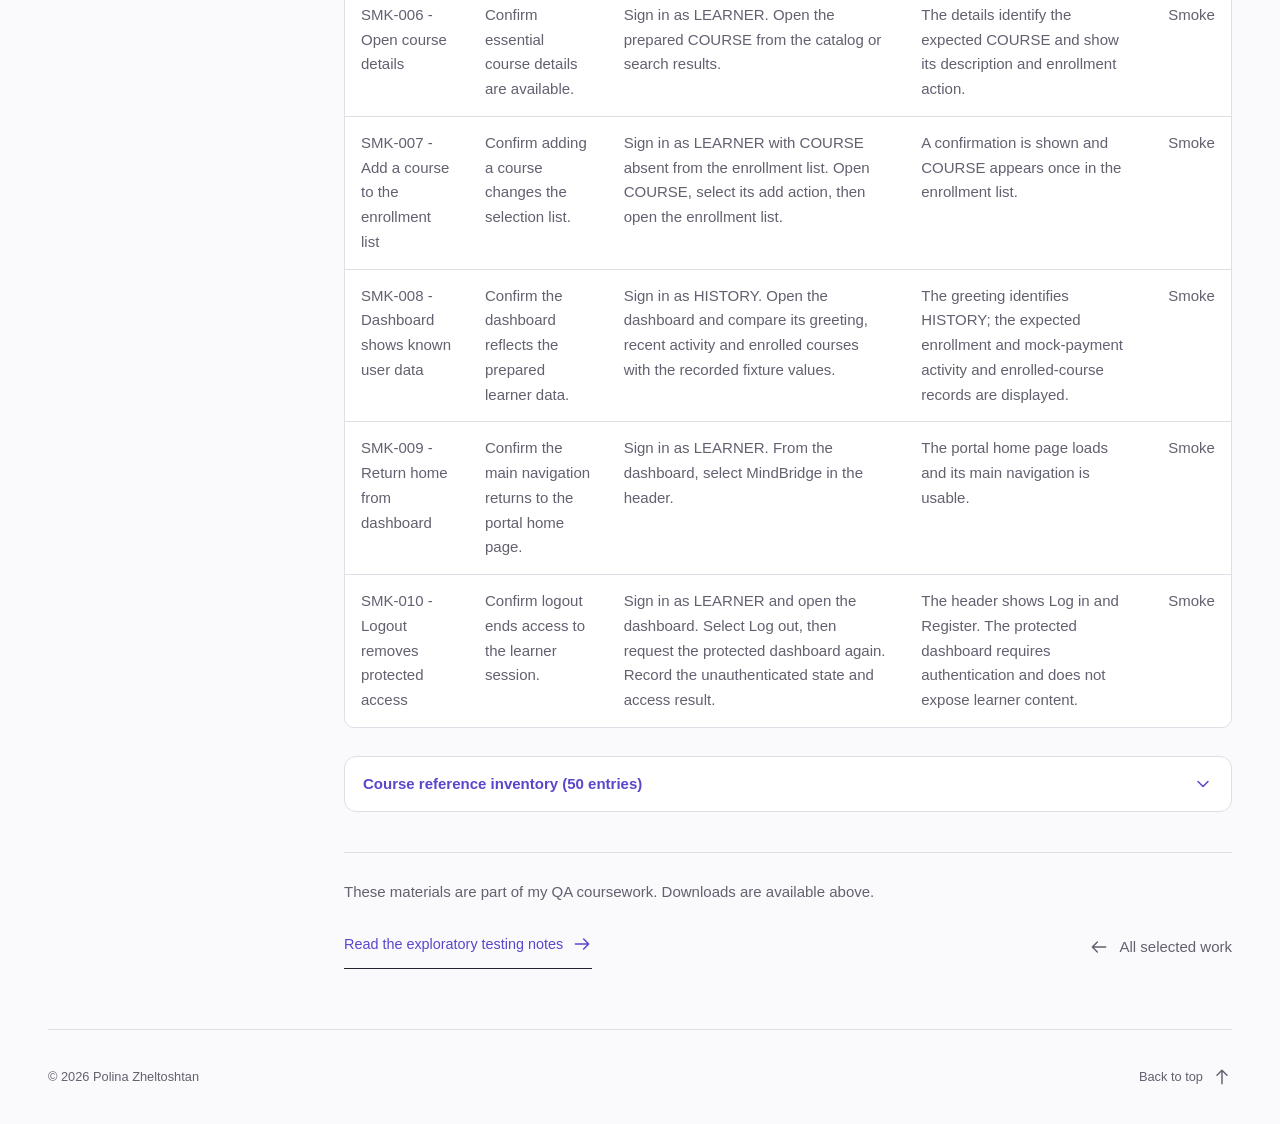
<file: evidence/regression-smoke.html>
<!doctype html>
<html lang="en">
<head>
  <meta charset="utf-8">
  <meta name="viewport" content="width=device-width, initial-scale=1">
  <meta name="theme-color" content="#fafafd">
  <meta name="description" content="Ten planned smoke checks for the fictional MindBridge portal, with a clearly attributed 50-item course regression reference. Not executed.">
  <title>Smoke plan &amp; regression reference - Polina Zheltoshtan</title>
  <link rel="icon" href="../favicon-indigo.svg" type="image/svg+xml">
  <link rel="stylesheet" href="../styles.css?v=998db8b4237c">
  <link rel="stylesheet" href="../theme.css?v=c967b7323688">
  <link rel="stylesheet" href="../site.css?v=faa68e4f0ca7">
  <link rel="stylesheet" href="../navigation.css?v=ef844383f183">
  <link rel="stylesheet" href="../evidence.css?v=331acc670189">
  <link rel="stylesheet" href="../print.css?v=a63c013acf28" media="print">
  <script src="../site.js?v=d3e260b50186"></script>
  <!-- social-preview:start -->
  <link rel="canonical" href="https://itsfinika.github.io/evidence/regression-smoke.html">
  <meta property="og:title" content="Smoke plan &amp; regression reference - Polina Zheltoshtan">
  <meta property="og:description" content="Ten planned smoke checks for the fictional MindBridge portal, with a clearly attributed 50-item course regression reference. Not executed.">
  <meta property="og:type" content="article">
  <meta property="og:site_name" content="Polina Zheltoshtan | QA Portfolio">
  <meta property="og:url" content="https://itsfinika.github.io/evidence/regression-smoke.html">
  <meta name="twitter:card" content="summary">
  <meta name="twitter:title" content="Smoke plan &amp; regression reference - Polina Zheltoshtan">
  <meta name="twitter:description" content="Ten planned smoke checks for the fictional MindBridge portal, with a clearly attributed 50-item course regression reference. Not executed.">
  <!-- social-preview:end -->
</head>
<body>
  <a class="skip-link" href="#main">Skip to content</a>
  <header class="site-header">
    <div class="header wrap">
      <a class="brand" href="../index.html#home" aria-label="Polina Zheltoshtan, home"><span class="monogram">pz<span>:</span></span><span class="brand-caption">QA PORTFOLIO</span></a>
      <nav class="section-jump" id="page-sections" aria-label="Portfolio sections">
        <details class="section-jump-menu" open>
          <summary><svg class="icon" width="20" height="20" aria-hidden="true" focusable="false"><use href="../icons.svg#layers"></use></svg><span>Menu</span><svg class="icon" width="20" height="20" aria-hidden="true" focusable="false"><use href="../icons.svg#chevron-down"></use></svg></summary>
          <div class="jump-content"><ul class="jump-links"><li><a href="../index.html#work" data-section-name="Work"><svg class="icon" width="20" height="20" aria-hidden="true" focusable="false"><use href="../icons.svg#layers"></use></svg><span>Work</span></a></li><li><a href="../index.html#about" data-section-name="About me"><svg class="icon" width="20" height="20" aria-hidden="true" focusable="false"><use href="../icons.svg#user"></use></svg><span>About me</span></a></li><li><a href="../index.html#skills" data-section-name="Skills"><svg class="icon" width="20" height="20" aria-hidden="true" focusable="false"><use href="../icons.svg#code"></use></svg><span>Skills</span></a></li><li><a href="../index.html#certificates" data-section-name="Certificates"><svg class="icon" width="20" height="20" aria-hidden="true" focusable="false"><use href="../icons.svg#award"></use></svg><span>Certificates</span></a></li><li><a href="../index.html#experience" data-section-name="Experience"><svg class="icon" width="20" height="20" aria-hidden="true" focusable="false"><use href="../icons.svg#briefcase"></use></svg><span>Experience</span></a></li><li><a href="../index.html#contact" data-section-name="Contact"><svg class="icon" width="20" height="20" aria-hidden="true" focusable="false"><use href="../icons.svg#mail"></use></svg><span>Contact</span></a></li></ul></div>
        </details>
      </nav>
      <div class="header-actions"><a class="header-cv" href="../artifacts/polina-zheltoshtan-cv.pdf" target="_blank" rel="noopener noreferrer" aria-label="View CV, opens PDF in a new tab"><svg class="icon" width="20" height="20" aria-hidden="true" focusable="false"><use href="../icons.svg#file-text"></use></svg><span>CV</span></a><button class="theme-toggle" type="button" data-theme-toggle aria-label="Switch to dark theme" hidden><span data-theme-symbol aria-hidden="true"><svg class="icon" width="20" height="20" aria-hidden="true" focusable="false"><use href="../icons.svg#moon"></use></svg></span><span data-theme-name>Dark</span></button></div>
    </div>
  </header>
  <main id="main">
    <div class="evidence-header wrap">
      <a class="back-link" href="../index.html#regression"><svg class="icon" width="20" height="20" aria-hidden="true" focusable="false"><use href="../icons.svg#arrow-left"></use></svg> Back to selected work</a>
      <p class="eyebrow">GUIDED COURSEWORK / TEST PLANNING</p>
      <h1>Smoke plan &amp; regression reference</h1>
      <p class="evidence-description">A smoke-planning exercise for the fictional MindBridge portal, with course reference material clearly identified.</p>
      <div class="evidence-overview"><p><strong>10 planned smoke checks</strong><span aria-hidden="true"> / </span><strong>50 course reference entries</strong></p></div>
      <div class="evidence-actions"><a class="button primary" href="#smoke-pack">Read the smoke plan<svg class="icon" width="20" height="20" aria-hidden="true" focusable="false"><use href="../icons.svg#arrow-down-right"></use></svg></a><span class="evidence-status">Planned · Not executed</span></div>
      <div class="document-downloads" aria-label="Portfolio files"><a class="document-download" href="../artifacts/mindbridge-planning-notes.md" download><svg class="icon" width="20" height="20" aria-hidden="true" focusable="false"><use href="../icons.svg#file-text"></use></svg><span>Plan setup &amp; scope (Markdown)</span></a><a class="document-download" href="../artifacts/smoke-pack.csv" download><svg class="icon" width="20" height="20" aria-hidden="true" focusable="false"><use href="../icons.svg#table"></use></svg><span>Smoke test pack (CSV)</span></a><a class="document-download" href="../artifacts/master-regression-suite.csv" download><svg class="icon" width="20" height="20" aria-hidden="true" focusable="false"><use href="../icons.svg#table"></use></svg><span>Course regression inventory (CSV)</span></a></div>
    </div>
    <div class="reading-layout wrap">
      <aside class="document-nav" aria-label="Document contents"><details class="document-contents" open><summary><span>On this page</span><span class="contents-current" aria-hidden="true"></span><svg class="icon" width="20" height="20" aria-hidden="true" focusable="false"><use href="../icons.svg#chevron-down"></use></svg></summary><nav aria-label="Document sections"><a href="#planning-setup">Plan setup &amp; scope</a><a href="#smoke-pack">Smoke test pack</a><a href="#regression-inventory">Course regression inventory</a></nav></details></aside>
      <article class="document-content" aria-label="Smoke plan &amp; regression reference">
        <details class="document-details" id="planning-setup" open><summary>Plan setup, scope &amp; open questions <svg class="icon" width="20" height="20" aria-hidden="true" focusable="false"><use href="../icons.svg#chevron-down"></use></svg></summary><div class="detail-body"><p>I prepared this smoke plan as a guided exercise for the fictional MindBridge portal. I refined the setup and expected outcomes for the ten smoke checks. The separate 50-item regression inventory comes from the course and is included as reference material. These files contain no execution results or evidence of an import into a test-management tool.</p>
<h2 id="smoke-setup">Smoke setup</h2>
<p>Each smoke check is independent. Restore its required account/session state before starting; do not depend on the previous row. The fixture aliases below describe data to prepare or confirm in the lab, not records claimed to exist already. Keep working credentials outside public files.</p>
<div class="table-scroll" role="region" aria-label="Smoke setup"><table class="adaptive-table finding-table" role="table"><caption>Smoke setup</caption><thead role="rowgroup"><tr role="row"><th scope="col" role="columnheader">Fixture</th><th scope="col" role="columnheader">Required state</th></tr></thead><tbody role="rowgroup"><tr role="row"><td role="cell"><span class="mobile-cell-label" aria-hidden="true">Fixture</span><span class="cell-value">LEARNER</span></td><td role="cell"><span class="mobile-cell-label" aria-hidden="true">Required state</span><span class="cell-value">A registered learner whose profile name is known, with COURSE not yet in the enrollment list.</span></td></tr><tr role="row"><td role="cell"><span class="mobile-cell-label" aria-hidden="true">Fixture</span><span class="cell-value">COURSE</span></td><td role="cell"><span class="mobile-cell-label" aria-hidden="true">Required state</span><span class="cell-value">A published course with a known ID and title containing Testing. Record both values before execution.</span></td></tr><tr role="row"><td role="cell"><span class="mobile-cell-label" aria-hidden="true">Fixture</span><span class="cell-value">HISTORY</span></td><td role="cell"><span class="mobile-cell-label" aria-hidden="true">Required state</span><span class="cell-value">A learner with known enrollment and mock-payment entries. Record the expected entries and enrolled courses.</span></td></tr></tbody></table></div>
<p>Confirm the lab URL and build. The course example uses http://localhost:3000. For login checks start signed out; for protected pages sign in with the named fixture. Remove newly added selections and restore the original session state after each check.</p>
<h2 id="scope-and-decisions">Scope and decisions</h2>
<p>The smoke sample covers availability, authentication, course navigation/search, adding a course and dashboard access. It does not cover a complete mock-payment flow. For a release affecting checkout/payment, add that critical path before relying on this pack for a release decision.</p>
<p>These are proposed checks with expected outcomes, not Pass/Fail records. The 50 reference priorities come from the course dataset; they are not presented as a new risk assessment. A release-specific selection needs the change scope, likely failures and their impact.</p>
<h2 id="reference-questions">Reference questions</h2>
<div class="table-scroll" role="region" aria-label="Reference questions"><table class="adaptive-table finding-table" role="table"><caption>Reference questions</caption><thead role="rowgroup"><tr role="row"><th scope="col" role="columnheader">Reference IDs</th><th scope="col" role="columnheader">Point to confirm before execution</th></tr></thead><tbody role="rowgroup"><tr role="row"><td role="cell"><span class="mobile-cell-label" aria-hidden="true">Reference IDs</span><span class="cell-value">REG-002, REG-003, REG-004</span></td><td role="cell"><span class="mobile-cell-label" aria-hidden="true">Point to confirm before execution</span><span class="cell-value">The source calls these Login checks while describing new-password rules. Confirm whether they belong to registration, password change or authentication.</span></td></tr><tr role="row"><td role="cell"><span class="mobile-cell-label" aria-hidden="true">Reference IDs</span><span class="cell-value">REG-007</span></td><td role="cell"><span class="mobile-cell-label" aria-hidden="true">Point to confirm before execution</span><span class="cell-value">Confirm whether more than three search keywords is an actual rule or just example data.</span></td></tr><tr role="row"><td role="cell"><span class="mobile-cell-label" aria-hidden="true">Reference IDs</span><span class="cell-value">REG-049</span></td><td role="cell"><span class="mobile-cell-label" aria-hidden="true">Point to confirm before execution</span><span class="cell-value">Confirm the role matrix before assuming admins are denied student-only routes. Include student-to-admin restrictions where required.</span></td></tr><tr role="row"><td role="cell"><span class="mobile-cell-label" aria-hidden="true">Reference IDs</span><span class="cell-value">REG-034, REG-035; SMK-008</span></td><td role="cell"><span class="mobile-cell-label" aria-hidden="true">Point to confirm before execution</span><span class="cell-value">Confirm the distinction between enrolled courses and Grades. The smoke case checks known enrolled-course data without prescribing an unconfirmed section label.</span></td></tr></tbody></table></div>
<h2 id="file-ids-and-source">File IDs and source</h2>
<p>REG-001 through REG-050 retain the order, areas, titles and priorities of the course inventory. They correspond to its original TC-001 through TC-050. SMK-001 through SMK-010 identify the smoke CSV rows separately, so the same ID cannot mean different checks. Student Profile keeps its separate TC-SP IDs.</p>
<p>The CSV files contain planned checks and reference material, not execution results.</p></div></details><section class="plan-section" aria-labelledby="smoke-pack"><h2 id="smoke-pack">Smoke test pack</h2><p>Ten planned checks with observable outcomes. Prepare the named fixtures in Plan setup before execution. SMK IDs identify this sample independently from the course inventory. All entries use the Smoke label.</p><a class="document-download" href="../artifacts/smoke-pack.csv" download><svg class="icon" width="20" height="20" aria-hidden="true" focusable="false"><use href="../icons.svg#table"></use></svg><span>Download CSV</span></a><div class="table-scroll" role="region" aria-label="Smoke test pack"><table class="adaptive-table smoke-table" role="table"><caption>Smoke test pack</caption><thead role="rowgroup"><tr role="row"><th scope="col" role="columnheader">Name</th><th scope="col" role="columnheader">Objective</th><th scope="col" role="columnheader">Step</th><th scope="col" role="columnheader">Expected Result</th><th scope="col" role="columnheader">Labels</th></tr></thead><tbody role="rowgroup"><tr role="row"><td role="cell"><span class="mobile-cell-label" aria-hidden="true">Name</span><span class="cell-value">SMK-001 - Portal home page</span></td><td role="cell"><span class="mobile-cell-label" aria-hidden="true">Objective</span><span class="cell-value">Confirm the lab is available for further checks.</span></td><td role="cell"><span class="mobile-cell-label" aria-hidden="true">Step</span><span class="cell-value">Open the confirmed lab URL from Plan setup. Inspect the home page and its main navigation.</span></td><td role="cell"><span class="mobile-cell-label" aria-hidden="true">Expected Result</span><span class="cell-value">The home page and main navigation load; no blocking error prevents interaction.</span></td><td role="cell"><span class="mobile-cell-label" aria-hidden="true">Labels</span><span class="cell-value">Smoke</span></td></tr><tr role="row"><td role="cell"><span class="mobile-cell-label" aria-hidden="true">Name</span><span class="cell-value">SMK-002 - Valid learner login</span></td><td role="cell"><span class="mobile-cell-label" aria-hidden="true">Objective</span><span class="cell-value">Confirm a registered learner can access their dashboard.</span></td><td role="cell"><span class="mobile-cell-label" aria-hidden="true">Step</span><span class="cell-value">Start signed out. Enter the prepared LEARNER credentials and select Sign in.</span></td><td role="cell"><span class="mobile-cell-label" aria-hidden="true">Expected Result</span><span class="cell-value">The authenticated dashboard opens and identifies LEARNER; protected learner content is accessible.</span></td><td role="cell"><span class="mobile-cell-label" aria-hidden="true">Labels</span><span class="cell-value">Smoke</span></td></tr><tr role="row"><td role="cell"><span class="mobile-cell-label" aria-hidden="true">Name</span><span class="cell-value">SMK-003 - Incorrect password rejected</span></td><td role="cell"><span class="mobile-cell-label" aria-hidden="true">Objective</span><span class="cell-value">Confirm invalid credentials do not grant access.</span></td><td role="cell"><span class="mobile-cell-label" aria-hidden="true">Step</span><span class="cell-value">Start signed out. Enter the LEARNER email and IncorrectPassword!2026, prepared as an incorrect value for this account. Select Sign in.</span></td><td role="cell"><span class="mobile-cell-label" aria-hidden="true">Expected Result</span><span class="cell-value">A visible login error is shown. The session remains unauthenticated and the dashboard is not accessible.</span></td><td role="cell"><span class="mobile-cell-label" aria-hidden="true">Labels</span><span class="cell-value">Smoke</span></td></tr><tr role="row"><td role="cell"><span class="mobile-cell-label" aria-hidden="true">Name</span><span class="cell-value">SMK-004 - Open course catalog</span></td><td role="cell"><span class="mobile-cell-label" aria-hidden="true">Objective</span><span class="cell-value">Confirm the learner can reach the catalog.</span></td><td role="cell"><span class="mobile-cell-label" aria-hidden="true">Step</span><span class="cell-value">Sign in as LEARNER. Select the course catalog from the home-page navigation.</span></td><td role="cell"><span class="mobile-cell-label" aria-hidden="true">Expected Result</span><span class="cell-value">The catalog opens and includes the prepared published COURSE.</span></td><td role="cell"><span class="mobile-cell-label" aria-hidden="true">Labels</span><span class="cell-value">Smoke</span></td></tr><tr role="row"><td role="cell"><span class="mobile-cell-label" aria-hidden="true">Name</span><span class="cell-value">SMK-005 - Find a known course</span></td><td role="cell"><span class="mobile-cell-label" aria-hidden="true">Objective</span><span class="cell-value">Confirm a known course can be found by keyword.</span></td><td role="cell"><span class="mobile-cell-label" aria-hidden="true">Step</span><span class="cell-value">Sign in as LEARNER. Search the catalog for Testing, which appears in the prepared COURSE title.</span></td><td role="cell"><span class="mobile-cell-label" aria-hidden="true">Expected Result</span><span class="cell-value">Results include the expected COURSE ID and title recorded in Plan setup.</span></td><td role="cell"><span class="mobile-cell-label" aria-hidden="true">Labels</span><span class="cell-value">Smoke</span></td></tr><tr role="row"><td role="cell"><span class="mobile-cell-label" aria-hidden="true">Name</span><span class="cell-value">SMK-006 - Open course details</span></td><td role="cell"><span class="mobile-cell-label" aria-hidden="true">Objective</span><span class="cell-value">Confirm essential course details are available.</span></td><td role="cell"><span class="mobile-cell-label" aria-hidden="true">Step</span><span class="cell-value">Sign in as LEARNER. Open the prepared COURSE from the catalog or search results.</span></td><td role="cell"><span class="mobile-cell-label" aria-hidden="true">Expected Result</span><span class="cell-value">The details identify the expected COURSE and show its description and enrollment action.</span></td><td role="cell"><span class="mobile-cell-label" aria-hidden="true">Labels</span><span class="cell-value">Smoke</span></td></tr><tr role="row"><td role="cell"><span class="mobile-cell-label" aria-hidden="true">Name</span><span class="cell-value">SMK-007 - Add a course to the enrollment list</span></td><td role="cell"><span class="mobile-cell-label" aria-hidden="true">Objective</span><span class="cell-value">Confirm adding a course changes the selection list.</span></td><td role="cell"><span class="mobile-cell-label" aria-hidden="true">Step</span><span class="cell-value">Sign in as LEARNER with COURSE absent from the enrollment list. Open COURSE, select its add action, then open the enrollment list.</span></td><td role="cell"><span class="mobile-cell-label" aria-hidden="true">Expected Result</span><span class="cell-value">A confirmation is shown and COURSE appears once in the enrollment list.</span></td><td role="cell"><span class="mobile-cell-label" aria-hidden="true">Labels</span><span class="cell-value">Smoke</span></td></tr><tr role="row"><td role="cell"><span class="mobile-cell-label" aria-hidden="true">Name</span><span class="cell-value">SMK-008 - Dashboard shows known user data</span></td><td role="cell"><span class="mobile-cell-label" aria-hidden="true">Objective</span><span class="cell-value">Confirm the dashboard reflects the prepared learner data.</span></td><td role="cell"><span class="mobile-cell-label" aria-hidden="true">Step</span><span class="cell-value">Sign in as HISTORY. Open the dashboard and compare its greeting, recent activity and enrolled courses with the recorded fixture values.</span></td><td role="cell"><span class="mobile-cell-label" aria-hidden="true">Expected Result</span><span class="cell-value">The greeting identifies HISTORY; the expected enrollment and mock-payment activity and enrolled-course records are displayed.</span></td><td role="cell"><span class="mobile-cell-label" aria-hidden="true">Labels</span><span class="cell-value">Smoke</span></td></tr><tr role="row"><td role="cell"><span class="mobile-cell-label" aria-hidden="true">Name</span><span class="cell-value">SMK-009 - Return home from dashboard</span></td><td role="cell"><span class="mobile-cell-label" aria-hidden="true">Objective</span><span class="cell-value">Confirm the main navigation returns to the portal home page.</span></td><td role="cell"><span class="mobile-cell-label" aria-hidden="true">Step</span><span class="cell-value">Sign in as LEARNER. From the dashboard, select MindBridge in the header.</span></td><td role="cell"><span class="mobile-cell-label" aria-hidden="true">Expected Result</span><span class="cell-value">The portal home page loads and its main navigation is usable.</span></td><td role="cell"><span class="mobile-cell-label" aria-hidden="true">Labels</span><span class="cell-value">Smoke</span></td></tr><tr role="row"><td role="cell"><span class="mobile-cell-label" aria-hidden="true">Name</span><span class="cell-value">SMK-010 - Logout removes protected access</span></td><td role="cell"><span class="mobile-cell-label" aria-hidden="true">Objective</span><span class="cell-value">Confirm logout ends access to the learner session.</span></td><td role="cell"><span class="mobile-cell-label" aria-hidden="true">Step</span><span class="cell-value">Sign in as LEARNER and open the dashboard. Select Log out, then request the protected dashboard again. Record the unauthenticated state and access result.</span></td><td role="cell"><span class="mobile-cell-label" aria-hidden="true">Expected Result</span><span class="cell-value">The header shows Log in and Register. The protected dashboard requires authentication and does not expose learner content.</span></td><td role="cell"><span class="mobile-cell-label" aria-hidden="true">Labels</span><span class="cell-value">Smoke</span></td></tr></tbody></table></div></section><details class="document-details" id="course-inventory" open><summary>Course reference inventory (50 entries) <svg class="icon" width="20" height="20" aria-hidden="true" focusable="false"><use href="../icons.svg#chevron-down"></use></svg></summary><div class="detail-body"><section class="plan-section" aria-labelledby="regression-inventory"><h2 id="regression-inventory">Course regression inventory</h2><p>Course-supplied reference material: 50 titles and priorities, not 50 independently authored or executed cases. REG IDs map to the original TC IDs in the same order.</p><a class="document-download" href="../artifacts/master-regression-suite.csv" download><svg class="icon" width="20" height="20" aria-hidden="true" focusable="false"><use href="../icons.svg#table"></use></svg><span>Download CSV</span></a><form class="inventory-tools" role="search" aria-label="Filter regression inventory" hidden>
      <div class="inventory-fields">
        <label class="inventory-search" for="inventory-search">Search checks<input id="inventory-search" type="search" placeholder="Test ID or title" autocomplete="off" aria-controls="regression-results"></label>
        <label for="inventory-area">Area<select id="inventory-area" aria-controls="regression-results"><option value="">All areas</option><option value="Admin">Admin</option><option value="Authentication">Authentication</option><option value="Checkout &amp; Payment">Checkout &amp; Payment</option><option value="Course Catalogue &amp; Search">Course Catalogue &amp; Search</option><option value="Dashboard">Dashboard</option><option value="Enrollment &amp; Cart">Enrollment &amp; Cart</option><option value="Profile &amp; Account">Profile &amp; Account</option></select></label>
        <label for="inventory-priority">Priority<select id="inventory-priority" aria-controls="regression-results"><option value="">All priorities</option><option value="High">High</option><option value="Medium">Medium</option><option value="Low">Low</option></select></label>
      </div>
      <div class="inventory-feedback"><p data-inventory-count role="status" aria-live="polite" aria-atomic="true">50 of 50 checks</p><button type="reset">Clear filters</button></div>
    </form><div id="regression-results"><div class="table-scroll" role="region" aria-label="Course regression inventory"><table class="adaptive-table inventory-table" role="table"><caption>Course regression inventory</caption><thead role="rowgroup"><tr role="row"><th scope="col" role="columnheader">Test ID</th><th scope="col" role="columnheader">Area</th><th scope="col" role="columnheader">Title</th><th scope="col" role="columnheader">Priority</th></tr></thead><tbody role="rowgroup"><tr role="row"><td role="cell"><span class="mobile-cell-label" aria-hidden="true">Test ID</span><span class="cell-value">REG-001</span></td><td role="cell"><span class="mobile-cell-label" aria-hidden="true">Area</span><span class="cell-value">Authentication</span></td><td role="cell"><span class="mobile-cell-label" aria-hidden="true">Title</span><span class="cell-value">Valid Login-Standard Credentials</span></td><td role="cell"><span class="mobile-cell-label" aria-hidden="true">Priority</span><span class="cell-value">High</span></td></tr><tr role="row"><td role="cell"><span class="mobile-cell-label" aria-hidden="true">Test ID</span><span class="cell-value">REG-002</span></td><td role="cell"><span class="mobile-cell-label" aria-hidden="true">Area</span><span class="cell-value">Authentication</span></td><td role="cell"><span class="mobile-cell-label" aria-hidden="true">Title</span><span class="cell-value">Login-New Password Validation (12+ Characters, Special Character)</span></td><td role="cell"><span class="mobile-cell-label" aria-hidden="true">Priority</span><span class="cell-value">High</span></td></tr><tr role="row"><td role="cell"><span class="mobile-cell-label" aria-hidden="true">Test ID</span><span class="cell-value">REG-003</span></td><td role="cell"><span class="mobile-cell-label" aria-hidden="true">Area</span><span class="cell-value">Authentication</span></td><td role="cell"><span class="mobile-cell-label" aria-hidden="true">Title</span><span class="cell-value">Login-Rejection of Password Below 12 Characters</span></td><td role="cell"><span class="mobile-cell-label" aria-hidden="true">Priority</span><span class="cell-value">High</span></td></tr><tr role="row"><td role="cell"><span class="mobile-cell-label" aria-hidden="true">Test ID</span><span class="cell-value">REG-004</span></td><td role="cell"><span class="mobile-cell-label" aria-hidden="true">Area</span><span class="cell-value">Authentication</span></td><td role="cell"><span class="mobile-cell-label" aria-hidden="true">Title</span><span class="cell-value">Login-Rejection of Password Without Special Character</span></td><td role="cell"><span class="mobile-cell-label" aria-hidden="true">Priority</span><span class="cell-value">High</span></td></tr><tr role="row"><td role="cell"><span class="mobile-cell-label" aria-hidden="true">Test ID</span><span class="cell-value">REG-005</span></td><td role="cell"><span class="mobile-cell-label" aria-hidden="true">Area</span><span class="cell-value">Authentication</span></td><td role="cell"><span class="mobile-cell-label" aria-hidden="true">Title</span><span class="cell-value">Logout-Session Termination</span></td><td role="cell"><span class="mobile-cell-label" aria-hidden="true">Priority</span><span class="cell-value">High</span></td></tr><tr role="row"><td role="cell"><span class="mobile-cell-label" aria-hidden="true">Test ID</span><span class="cell-value">REG-006</span></td><td role="cell"><span class="mobile-cell-label" aria-hidden="true">Area</span><span class="cell-value">Course Catalogue &amp; Search</span></td><td role="cell"><span class="mobile-cell-label" aria-hidden="true">Title</span><span class="cell-value">Basic Search-Single Keyword Query</span></td><td role="cell"><span class="mobile-cell-label" aria-hidden="true">Priority</span><span class="cell-value">High</span></td></tr><tr role="row"><td role="cell"><span class="mobile-cell-label" aria-hidden="true">Test ID</span><span class="cell-value">REG-007</span></td><td role="cell"><span class="mobile-cell-label" aria-hidden="true">Area</span><span class="cell-value">Course Catalogue &amp; Search</span></td><td role="cell"><span class="mobile-cell-label" aria-hidden="true">Title</span><span class="cell-value">Advanced Search-Query With More Than Three Keywords</span></td><td role="cell"><span class="mobile-cell-label" aria-hidden="true">Priority</span><span class="cell-value">High</span></td></tr><tr role="row"><td role="cell"><span class="mobile-cell-label" aria-hidden="true">Test ID</span><span class="cell-value">REG-008</span></td><td role="cell"><span class="mobile-cell-label" aria-hidden="true">Area</span><span class="cell-value">Course Catalogue &amp; Search</span></td><td role="cell"><span class="mobile-cell-label" aria-hidden="true">Title</span><span class="cell-value">Search-No Results Returned for Unrecognized Query</span></td><td role="cell"><span class="mobile-cell-label" aria-hidden="true">Priority</span><span class="cell-value">High</span></td></tr><tr role="row"><td role="cell"><span class="mobile-cell-label" aria-hidden="true">Test ID</span><span class="cell-value">REG-009</span></td><td role="cell"><span class="mobile-cell-label" aria-hidden="true">Area</span><span class="cell-value">Course Catalogue &amp; Search</span></td><td role="cell"><span class="mobile-cell-label" aria-hidden="true">Title</span><span class="cell-value">Search Results-Correct Course Listed for Exact Title Match</span></td><td role="cell"><span class="mobile-cell-label" aria-hidden="true">Priority</span><span class="cell-value">High</span></td></tr><tr role="row"><td role="cell"><span class="mobile-cell-label" aria-hidden="true">Test ID</span><span class="cell-value">REG-010</span></td><td role="cell"><span class="mobile-cell-label" aria-hidden="true">Area</span><span class="cell-value">Authentication</span></td><td role="cell"><span class="mobile-cell-label" aria-hidden="true">Title</span><span class="cell-value">Password Reset Flow-End to End</span></td><td role="cell"><span class="mobile-cell-label" aria-hidden="true">Priority</span><span class="cell-value">Medium</span></td></tr><tr role="row"><td role="cell"><span class="mobile-cell-label" aria-hidden="true">Test ID</span><span class="cell-value">REG-011</span></td><td role="cell"><span class="mobile-cell-label" aria-hidden="true">Area</span><span class="cell-value">Authentication</span></td><td role="cell"><span class="mobile-cell-label" aria-hidden="true">Title</span><span class="cell-value">Session Timeout After Inactivity</span></td><td role="cell"><span class="mobile-cell-label" aria-hidden="true">Priority</span><span class="cell-value">Medium</span></td></tr><tr role="row"><td role="cell"><span class="mobile-cell-label" aria-hidden="true">Test ID</span><span class="cell-value">REG-012</span></td><td role="cell"><span class="mobile-cell-label" aria-hidden="true">Area</span><span class="cell-value">Authentication</span></td><td role="cell"><span class="mobile-cell-label" aria-hidden="true">Title</span><span class="cell-value">Remember Me Persists Session Across Browser Restart</span></td><td role="cell"><span class="mobile-cell-label" aria-hidden="true">Priority</span><span class="cell-value">Low</span></td></tr><tr role="row"><td role="cell"><span class="mobile-cell-label" aria-hidden="true">Test ID</span><span class="cell-value">REG-013</span></td><td role="cell"><span class="mobile-cell-label" aria-hidden="true">Area</span><span class="cell-value">Course Catalogue &amp; Search</span></td><td role="cell"><span class="mobile-cell-label" aria-hidden="true">Title</span><span class="cell-value">Browse Catalog-All Courses Display</span></td><td role="cell"><span class="mobile-cell-label" aria-hidden="true">Priority</span><span class="cell-value">Medium</span></td></tr><tr role="row"><td role="cell"><span class="mobile-cell-label" aria-hidden="true">Test ID</span><span class="cell-value">REG-014</span></td><td role="cell"><span class="mobile-cell-label" aria-hidden="true">Area</span><span class="cell-value">Course Catalogue &amp; Search</span></td><td role="cell"><span class="mobile-cell-label" aria-hidden="true">Title</span><span class="cell-value">Filter by Category Returns Correct Subset</span></td><td role="cell"><span class="mobile-cell-label" aria-hidden="true">Priority</span><span class="cell-value">Medium</span></td></tr><tr role="row"><td role="cell"><span class="mobile-cell-label" aria-hidden="true">Test ID</span><span class="cell-value">REG-015</span></td><td role="cell"><span class="mobile-cell-label" aria-hidden="true">Area</span><span class="cell-value">Course Catalogue &amp; Search</span></td><td role="cell"><span class="mobile-cell-label" aria-hidden="true">Title</span><span class="cell-value">Sort by Price Ascending</span></td><td role="cell"><span class="mobile-cell-label" aria-hidden="true">Priority</span><span class="cell-value">Medium</span></td></tr><tr role="row"><td role="cell"><span class="mobile-cell-label" aria-hidden="true">Test ID</span><span class="cell-value">REG-016</span></td><td role="cell"><span class="mobile-cell-label" aria-hidden="true">Area</span><span class="cell-value">Course Catalogue &amp; Search</span></td><td role="cell"><span class="mobile-cell-label" aria-hidden="true">Title</span><span class="cell-value">Sort by Price Descending</span></td><td role="cell"><span class="mobile-cell-label" aria-hidden="true">Priority</span><span class="cell-value">Medium</span></td></tr><tr role="row"><td role="cell"><span class="mobile-cell-label" aria-hidden="true">Test ID</span><span class="cell-value">REG-017</span></td><td role="cell"><span class="mobile-cell-label" aria-hidden="true">Area</span><span class="cell-value">Course Catalogue &amp; Search</span></td><td role="cell"><span class="mobile-cell-label" aria-hidden="true">Title</span><span class="cell-value">Course Detail-Full Description and Pricing Display</span></td><td role="cell"><span class="mobile-cell-label" aria-hidden="true">Priority</span><span class="cell-value">Medium</span></td></tr><tr role="row"><td role="cell"><span class="mobile-cell-label" aria-hidden="true">Test ID</span><span class="cell-value">REG-018</span></td><td role="cell"><span class="mobile-cell-label" aria-hidden="true">Area</span><span class="cell-value">Course Catalogue &amp; Search</span></td><td role="cell"><span class="mobile-cell-label" aria-hidden="true">Title</span><span class="cell-value">Pagination-Navigate to Next Page of Results</span></td><td role="cell"><span class="mobile-cell-label" aria-hidden="true">Priority</span><span class="cell-value">Low</span></td></tr><tr role="row"><td role="cell"><span class="mobile-cell-label" aria-hidden="true">Test ID</span><span class="cell-value">REG-019</span></td><td role="cell"><span class="mobile-cell-label" aria-hidden="true">Area</span><span class="cell-value">Course Catalogue &amp; Search</span></td><td role="cell"><span class="mobile-cell-label" aria-hidden="true">Title</span><span class="cell-value">Search-Special Characters Handled Gracefully</span></td><td role="cell"><span class="mobile-cell-label" aria-hidden="true">Priority</span><span class="cell-value">Low</span></td></tr><tr role="row"><td role="cell"><span class="mobile-cell-label" aria-hidden="true">Test ID</span><span class="cell-value">REG-020</span></td><td role="cell"><span class="mobile-cell-label" aria-hidden="true">Area</span><span class="cell-value">Enrollment &amp; Cart</span></td><td role="cell"><span class="mobile-cell-label" aria-hidden="true">Title</span><span class="cell-value">Add Single Course to Enrollment List</span></td><td role="cell"><span class="mobile-cell-label" aria-hidden="true">Priority</span><span class="cell-value">High</span></td></tr><tr role="row"><td role="cell"><span class="mobile-cell-label" aria-hidden="true">Test ID</span><span class="cell-value">REG-021</span></td><td role="cell"><span class="mobile-cell-label" aria-hidden="true">Area</span><span class="cell-value">Enrollment &amp; Cart</span></td><td role="cell"><span class="mobile-cell-label" aria-hidden="true">Title</span><span class="cell-value">Remove Course from Enrollment List</span></td><td role="cell"><span class="mobile-cell-label" aria-hidden="true">Priority</span><span class="cell-value">Medium</span></td></tr><tr role="row"><td role="cell"><span class="mobile-cell-label" aria-hidden="true">Test ID</span><span class="cell-value">REG-022</span></td><td role="cell"><span class="mobile-cell-label" aria-hidden="true">Area</span><span class="cell-value">Enrollment &amp; Cart</span></td><td role="cell"><span class="mobile-cell-label" aria-hidden="true">Title</span><span class="cell-value">Add Multiple Courses to List</span></td><td role="cell"><span class="mobile-cell-label" aria-hidden="true">Priority</span><span class="cell-value">Medium</span></td></tr><tr role="row"><td role="cell"><span class="mobile-cell-label" aria-hidden="true">Test ID</span><span class="cell-value">REG-023</span></td><td role="cell"><span class="mobile-cell-label" aria-hidden="true">Area</span><span class="cell-value">Enrollment &amp; Cart</span></td><td role="cell"><span class="mobile-cell-label" aria-hidden="true">Title</span><span class="cell-value">Empty Cart State Displays Correct Message</span></td><td role="cell"><span class="mobile-cell-label" aria-hidden="true">Priority</span><span class="cell-value">Low</span></td></tr><tr role="row"><td role="cell"><span class="mobile-cell-label" aria-hidden="true">Test ID</span><span class="cell-value">REG-024</span></td><td role="cell"><span class="mobile-cell-label" aria-hidden="true">Area</span><span class="cell-value">Enrollment &amp; Cart</span></td><td role="cell"><span class="mobile-cell-label" aria-hidden="true">Title</span><span class="cell-value">Duplicate Add Shows Appropriate Feedback</span></td><td role="cell"><span class="mobile-cell-label" aria-hidden="true">Priority</span><span class="cell-value">Medium</span></td></tr><tr role="row"><td role="cell"><span class="mobile-cell-label" aria-hidden="true">Test ID</span><span class="cell-value">REG-025</span></td><td role="cell"><span class="mobile-cell-label" aria-hidden="true">Area</span><span class="cell-value">Checkout &amp; Payment</span></td><td role="cell"><span class="mobile-cell-label" aria-hidden="true">Title</span><span class="cell-value">Proceed to Checkout From Cart</span></td><td role="cell"><span class="mobile-cell-label" aria-hidden="true">Priority</span><span class="cell-value">High</span></td></tr><tr role="row"><td role="cell"><span class="mobile-cell-label" aria-hidden="true">Test ID</span><span class="cell-value">REG-026</span></td><td role="cell"><span class="mobile-cell-label" aria-hidden="true">Area</span><span class="cell-value">Checkout &amp; Payment</span></td><td role="cell"><span class="mobile-cell-label" aria-hidden="true">Title</span><span class="cell-value">Mock Card Payment-Successful Transaction</span></td><td role="cell"><span class="mobile-cell-label" aria-hidden="true">Priority</span><span class="cell-value">High</span></td></tr><tr role="row"><td role="cell"><span class="mobile-cell-label" aria-hidden="true">Test ID</span><span class="cell-value">REG-027</span></td><td role="cell"><span class="mobile-cell-label" aria-hidden="true">Area</span><span class="cell-value">Checkout &amp; Payment</span></td><td role="cell"><span class="mobile-cell-label" aria-hidden="true">Title</span><span class="cell-value">Invalid Card Number Rejected</span></td><td role="cell"><span class="mobile-cell-label" aria-hidden="true">Priority</span><span class="cell-value">High</span></td></tr><tr role="row"><td role="cell"><span class="mobile-cell-label" aria-hidden="true">Test ID</span><span class="cell-value">REG-028</span></td><td role="cell"><span class="mobile-cell-label" aria-hidden="true">Area</span><span class="cell-value">Checkout &amp; Payment</span></td><td role="cell"><span class="mobile-cell-label" aria-hidden="true">Title</span><span class="cell-value">Expired Card Rejected</span></td><td role="cell"><span class="mobile-cell-label" aria-hidden="true">Priority</span><span class="cell-value">Medium</span></td></tr><tr role="row"><td role="cell"><span class="mobile-cell-label" aria-hidden="true">Test ID</span><span class="cell-value">REG-029</span></td><td role="cell"><span class="mobile-cell-label" aria-hidden="true">Area</span><span class="cell-value">Checkout &amp; Payment</span></td><td role="cell"><span class="mobile-cell-label" aria-hidden="true">Title</span><span class="cell-value">Checkout Summary Reflects Cart Items</span></td><td role="cell"><span class="mobile-cell-label" aria-hidden="true">Priority</span><span class="cell-value">Medium</span></td></tr><tr role="row"><td role="cell"><span class="mobile-cell-label" aria-hidden="true">Test ID</span><span class="cell-value">REG-030</span></td><td role="cell"><span class="mobile-cell-label" aria-hidden="true">Area</span><span class="cell-value">Checkout &amp; Payment</span></td><td role="cell"><span class="mobile-cell-label" aria-hidden="true">Title</span><span class="cell-value">Payment Confirmation Page Displays</span></td><td role="cell"><span class="mobile-cell-label" aria-hidden="true">Priority</span><span class="cell-value">High</span></td></tr><tr role="row"><td role="cell"><span class="mobile-cell-label" aria-hidden="true">Test ID</span><span class="cell-value">REG-031</span></td><td role="cell"><span class="mobile-cell-label" aria-hidden="true">Area</span><span class="cell-value">Dashboard</span></td><td role="cell"><span class="mobile-cell-label" aria-hidden="true">Title</span><span class="cell-value">Dashboard Loads With User Greeting</span></td><td role="cell"><span class="mobile-cell-label" aria-hidden="true">Priority</span><span class="cell-value">High</span></td></tr><tr role="row"><td role="cell"><span class="mobile-cell-label" aria-hidden="true">Test ID</span><span class="cell-value">REG-032</span></td><td role="cell"><span class="mobile-cell-label" aria-hidden="true">Area</span><span class="cell-value">Dashboard</span></td><td role="cell"><span class="mobile-cell-label" aria-hidden="true">Title</span><span class="cell-value">Recent Activity Shows Enrollment Entries</span></td><td role="cell"><span class="mobile-cell-label" aria-hidden="true">Priority</span><span class="cell-value">High</span></td></tr><tr role="row"><td role="cell"><span class="mobile-cell-label" aria-hidden="true">Test ID</span><span class="cell-value">REG-033</span></td><td role="cell"><span class="mobile-cell-label" aria-hidden="true">Area</span><span class="cell-value">Dashboard</span></td><td role="cell"><span class="mobile-cell-label" aria-hidden="true">Title</span><span class="cell-value">Recent Activity Shows Payment Entries</span></td><td role="cell"><span class="mobile-cell-label" aria-hidden="true">Priority</span><span class="cell-value">High</span></td></tr><tr role="row"><td role="cell"><span class="mobile-cell-label" aria-hidden="true">Test ID</span><span class="cell-value">REG-034</span></td><td role="cell"><span class="mobile-cell-label" aria-hidden="true">Area</span><span class="cell-value">Dashboard</span></td><td role="cell"><span class="mobile-cell-label" aria-hidden="true">Title</span><span class="cell-value">Enrolled Courses List Displays Correct Courses</span></td><td role="cell"><span class="mobile-cell-label" aria-hidden="true">Priority</span><span class="cell-value">High</span></td></tr><tr role="row"><td role="cell"><span class="mobile-cell-label" aria-hidden="true">Test ID</span><span class="cell-value">REG-035</span></td><td role="cell"><span class="mobile-cell-label" aria-hidden="true">Area</span><span class="cell-value">Dashboard</span></td><td role="cell"><span class="mobile-cell-label" aria-hidden="true">Title</span><span class="cell-value">Grades Section Shows Course Grades</span></td><td role="cell"><span class="mobile-cell-label" aria-hidden="true">Priority</span><span class="cell-value">Medium</span></td></tr><tr role="row"><td role="cell"><span class="mobile-cell-label" aria-hidden="true">Test ID</span><span class="cell-value">REG-036</span></td><td role="cell"><span class="mobile-cell-label" aria-hidden="true">Area</span><span class="cell-value">Profile &amp; Account</span></td><td role="cell"><span class="mobile-cell-label" aria-hidden="true">Title</span><span class="cell-value">View Profile Information</span></td><td role="cell"><span class="mobile-cell-label" aria-hidden="true">Priority</span><span class="cell-value">Medium</span></td></tr><tr role="row"><td role="cell"><span class="mobile-cell-label" aria-hidden="true">Test ID</span><span class="cell-value">REG-037</span></td><td role="cell"><span class="mobile-cell-label" aria-hidden="true">Area</span><span class="cell-value">Profile &amp; Account</span></td><td role="cell"><span class="mobile-cell-label" aria-hidden="true">Title</span><span class="cell-value">Update Display Name</span></td><td role="cell"><span class="mobile-cell-label" aria-hidden="true">Priority</span><span class="cell-value">Medium</span></td></tr><tr role="row"><td role="cell"><span class="mobile-cell-label" aria-hidden="true">Test ID</span><span class="cell-value">REG-038</span></td><td role="cell"><span class="mobile-cell-label" aria-hidden="true">Area</span><span class="cell-value">Profile &amp; Account</span></td><td role="cell"><span class="mobile-cell-label" aria-hidden="true">Title</span><span class="cell-value">Change Password With Valid Current Password</span></td><td role="cell"><span class="mobile-cell-label" aria-hidden="true">Priority</span><span class="cell-value">Medium</span></td></tr><tr role="row"><td role="cell"><span class="mobile-cell-label" aria-hidden="true">Test ID</span><span class="cell-value">REG-039</span></td><td role="cell"><span class="mobile-cell-label" aria-hidden="true">Area</span><span class="cell-value">Profile &amp; Account</span></td><td role="cell"><span class="mobile-cell-label" aria-hidden="true">Title</span><span class="cell-value">Email Field Read-Only for Standard Users</span></td><td role="cell"><span class="mobile-cell-label" aria-hidden="true">Priority</span><span class="cell-value">Low</span></td></tr><tr role="row"><td role="cell"><span class="mobile-cell-label" aria-hidden="true">Test ID</span><span class="cell-value">REG-040</span></td><td role="cell"><span class="mobile-cell-label" aria-hidden="true">Area</span><span class="cell-value">Profile &amp; Account</span></td><td role="cell"><span class="mobile-cell-label" aria-hidden="true">Title</span><span class="cell-value">Notification Preferences Save Successfully</span></td><td role="cell"><span class="mobile-cell-label" aria-hidden="true">Priority</span><span class="cell-value">Low</span></td></tr><tr role="row"><td role="cell"><span class="mobile-cell-label" aria-hidden="true">Test ID</span><span class="cell-value">REG-041</span></td><td role="cell"><span class="mobile-cell-label" aria-hidden="true">Area</span><span class="cell-value">Admin</span></td><td role="cell"><span class="mobile-cell-label" aria-hidden="true">Title</span><span class="cell-value">Admin Login With Seeded Credentials</span></td><td role="cell"><span class="mobile-cell-label" aria-hidden="true">Priority</span><span class="cell-value">High</span></td></tr><tr role="row"><td role="cell"><span class="mobile-cell-label" aria-hidden="true">Test ID</span><span class="cell-value">REG-042</span></td><td role="cell"><span class="mobile-cell-label" aria-hidden="true">Area</span><span class="cell-value">Admin</span></td><td role="cell"><span class="mobile-cell-label" aria-hidden="true">Title</span><span class="cell-value">Admin Dashboard Loads Course Management</span></td><td role="cell"><span class="mobile-cell-label" aria-hidden="true">Priority</span><span class="cell-value">High</span></td></tr><tr role="row"><td role="cell"><span class="mobile-cell-label" aria-hidden="true">Test ID</span><span class="cell-value">REG-043</span></td><td role="cell"><span class="mobile-cell-label" aria-hidden="true">Area</span><span class="cell-value">Admin</span></td><td role="cell"><span class="mobile-cell-label" aria-hidden="true">Title</span><span class="cell-value">Create New Course Entry</span></td><td role="cell"><span class="mobile-cell-label" aria-hidden="true">Priority</span><span class="cell-value">Medium</span></td></tr><tr role="row"><td role="cell"><span class="mobile-cell-label" aria-hidden="true">Test ID</span><span class="cell-value">REG-044</span></td><td role="cell"><span class="mobile-cell-label" aria-hidden="true">Area</span><span class="cell-value">Admin</span></td><td role="cell"><span class="mobile-cell-label" aria-hidden="true">Title</span><span class="cell-value">Edit Existing Course Details</span></td><td role="cell"><span class="mobile-cell-label" aria-hidden="true">Priority</span><span class="cell-value">Medium</span></td></tr><tr role="row"><td role="cell"><span class="mobile-cell-label" aria-hidden="true">Test ID</span><span class="cell-value">REG-045</span></td><td role="cell"><span class="mobile-cell-label" aria-hidden="true">Area</span><span class="cell-value">Admin</span></td><td role="cell"><span class="mobile-cell-label" aria-hidden="true">Title</span><span class="cell-value">Deactivate Course Removes From Catalog</span></td><td role="cell"><span class="mobile-cell-label" aria-hidden="true">Priority</span><span class="cell-value">Medium</span></td></tr><tr role="row"><td role="cell"><span class="mobile-cell-label" aria-hidden="true">Test ID</span><span class="cell-value">REG-046</span></td><td role="cell"><span class="mobile-cell-label" aria-hidden="true">Area</span><span class="cell-value">Admin</span></td><td role="cell"><span class="mobile-cell-label" aria-hidden="true">Title</span><span class="cell-value">View User Enrollment Report</span></td><td role="cell"><span class="mobile-cell-label" aria-hidden="true">Priority</span><span class="cell-value">Medium</span></td></tr><tr role="row"><td role="cell"><span class="mobile-cell-label" aria-hidden="true">Test ID</span><span class="cell-value">REG-047</span></td><td role="cell"><span class="mobile-cell-label" aria-hidden="true">Area</span><span class="cell-value">Admin</span></td><td role="cell"><span class="mobile-cell-label" aria-hidden="true">Title</span><span class="cell-value">Export Enrollment Data CSV</span></td><td role="cell"><span class="mobile-cell-label" aria-hidden="true">Priority</span><span class="cell-value">Low</span></td></tr><tr role="row"><td role="cell"><span class="mobile-cell-label" aria-hidden="true">Test ID</span><span class="cell-value">REG-048</span></td><td role="cell"><span class="mobile-cell-label" aria-hidden="true">Area</span><span class="cell-value">Admin</span></td><td role="cell"><span class="mobile-cell-label" aria-hidden="true">Title</span><span class="cell-value">Search Users by Email in Admin Panel</span></td><td role="cell"><span class="mobile-cell-label" aria-hidden="true">Priority</span><span class="cell-value">Low</span></td></tr><tr role="row"><td role="cell"><span class="mobile-cell-label" aria-hidden="true">Test ID</span><span class="cell-value">REG-049</span></td><td role="cell"><span class="mobile-cell-label" aria-hidden="true">Area</span><span class="cell-value">Admin</span></td><td role="cell"><span class="mobile-cell-label" aria-hidden="true">Title</span><span class="cell-value">Admin Cannot Access Student-Only Routes Without Role</span></td><td role="cell"><span class="mobile-cell-label" aria-hidden="true">Priority</span><span class="cell-value">High</span></td></tr><tr role="row"><td role="cell"><span class="mobile-cell-label" aria-hidden="true">Test ID</span><span class="cell-value">REG-050</span></td><td role="cell"><span class="mobile-cell-label" aria-hidden="true">Area</span><span class="cell-value">Admin</span></td><td role="cell"><span class="mobile-cell-label" aria-hidden="true">Title</span><span class="cell-value">Audit Log Records Admin Actions</span></td><td role="cell"><span class="mobile-cell-label" aria-hidden="true">Priority</span><span class="cell-value">Low</span></td></tr></tbody></table></div><div class="inventory-empty" hidden><strong>No matching checks</strong><p>Try a different Test ID or title, or clear the filters.</p></div></div></section></div></details>
        <div class="reading-end"><p>These materials are part of my QA coursework. Downloads are available above.</p><div class="reading-footer"><a class="text-link" href="registration.html">Read the exploratory testing notes <svg class="icon" width="20" height="20" aria-hidden="true" focusable="false"><use href="../icons.svg#arrow-right"></use></svg></a><a class="back-link" href="../index.html#work"><svg class="icon" width="20" height="20" aria-hidden="true" focusable="false"><use href="../icons.svg#arrow-left"></use></svg> All selected work</a></div></div>
      </article>
    </div>
  </main>
  <footer class="wrap footer"><span>© 2026 Polina Zheltoshtan</span><a href="#main">Back to top <svg class="icon" width="20" height="20" aria-hidden="true" focusable="false"><use href="../icons.svg#arrow-up"></use></svg></a></footer>
  <!-- Cloudflare Web Analytics -->
  <script type="module" src="https://static.cloudflareinsights.com/beacon.min.js" data-cf-beacon='{"token": "120a41b693f64d5da6b36778b4590432"}'></script>
  <!-- End Cloudflare Web Analytics -->
</body>
</html>
</file>
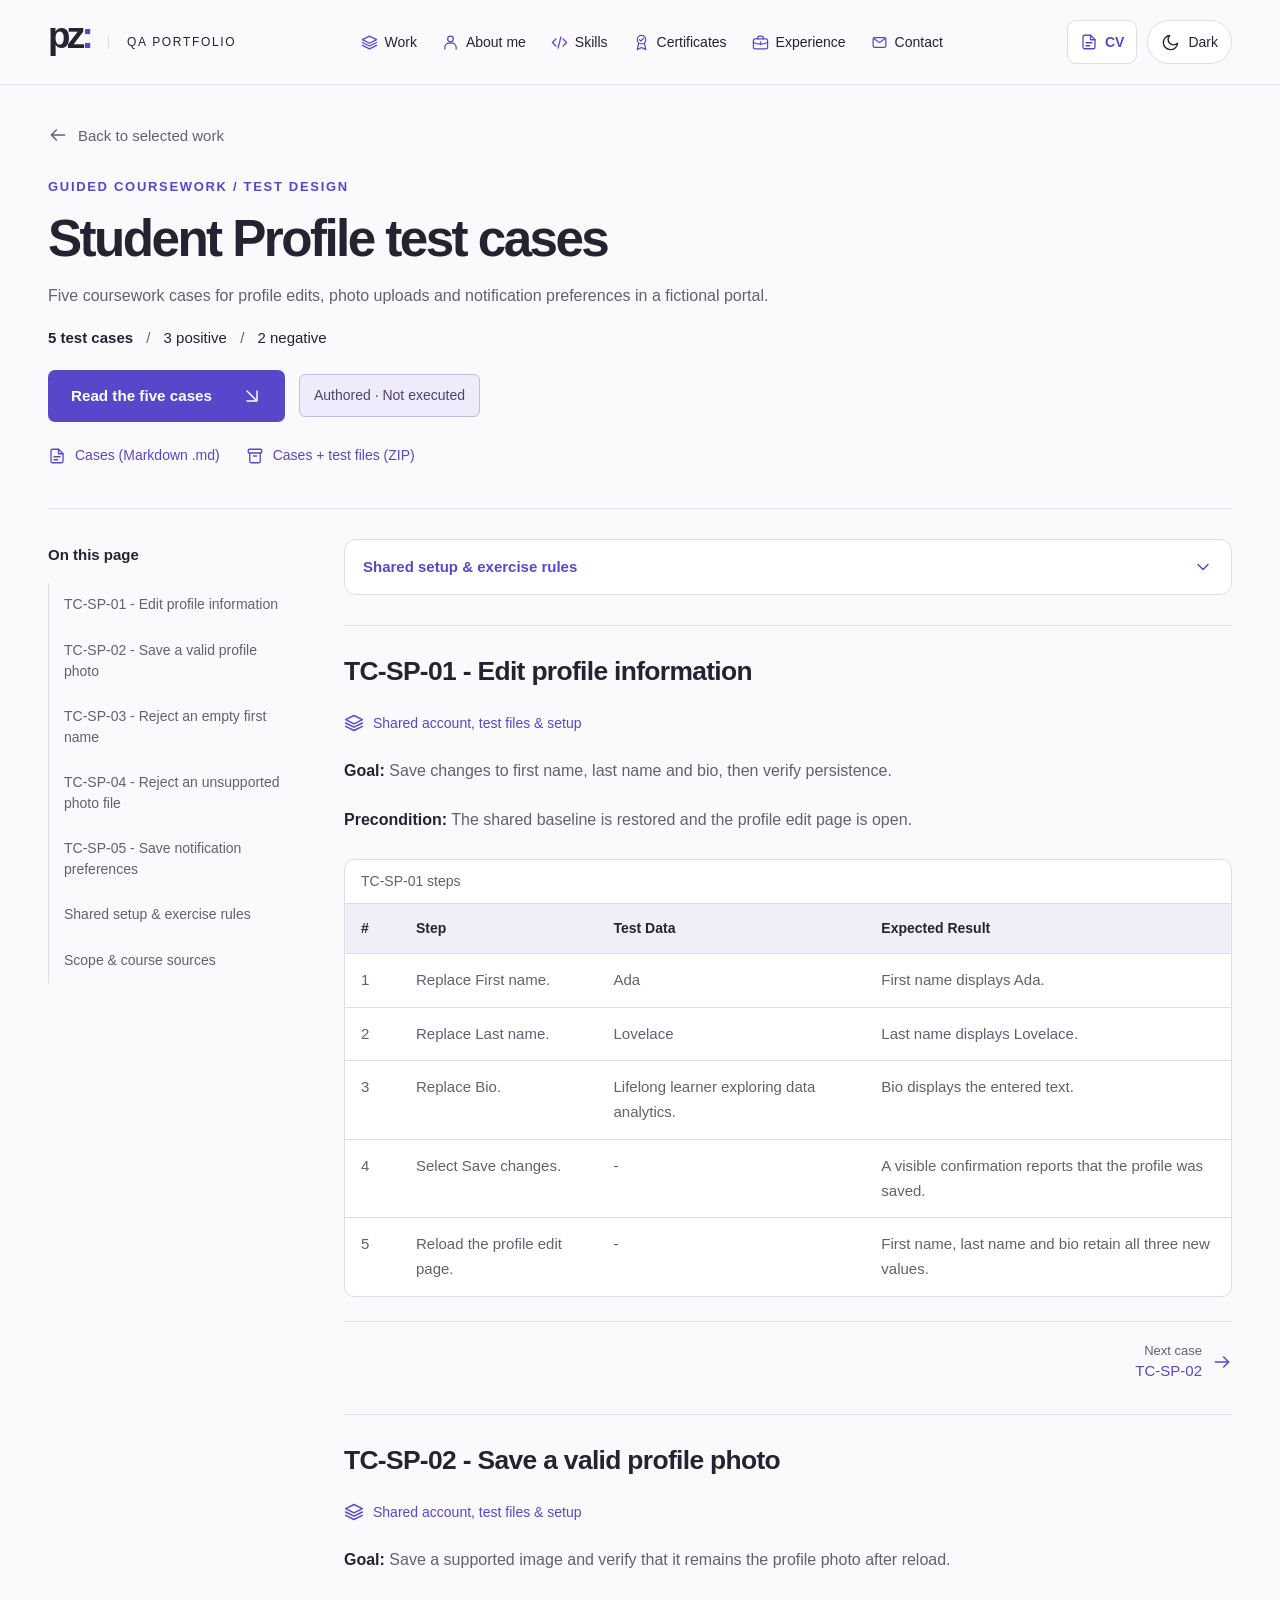
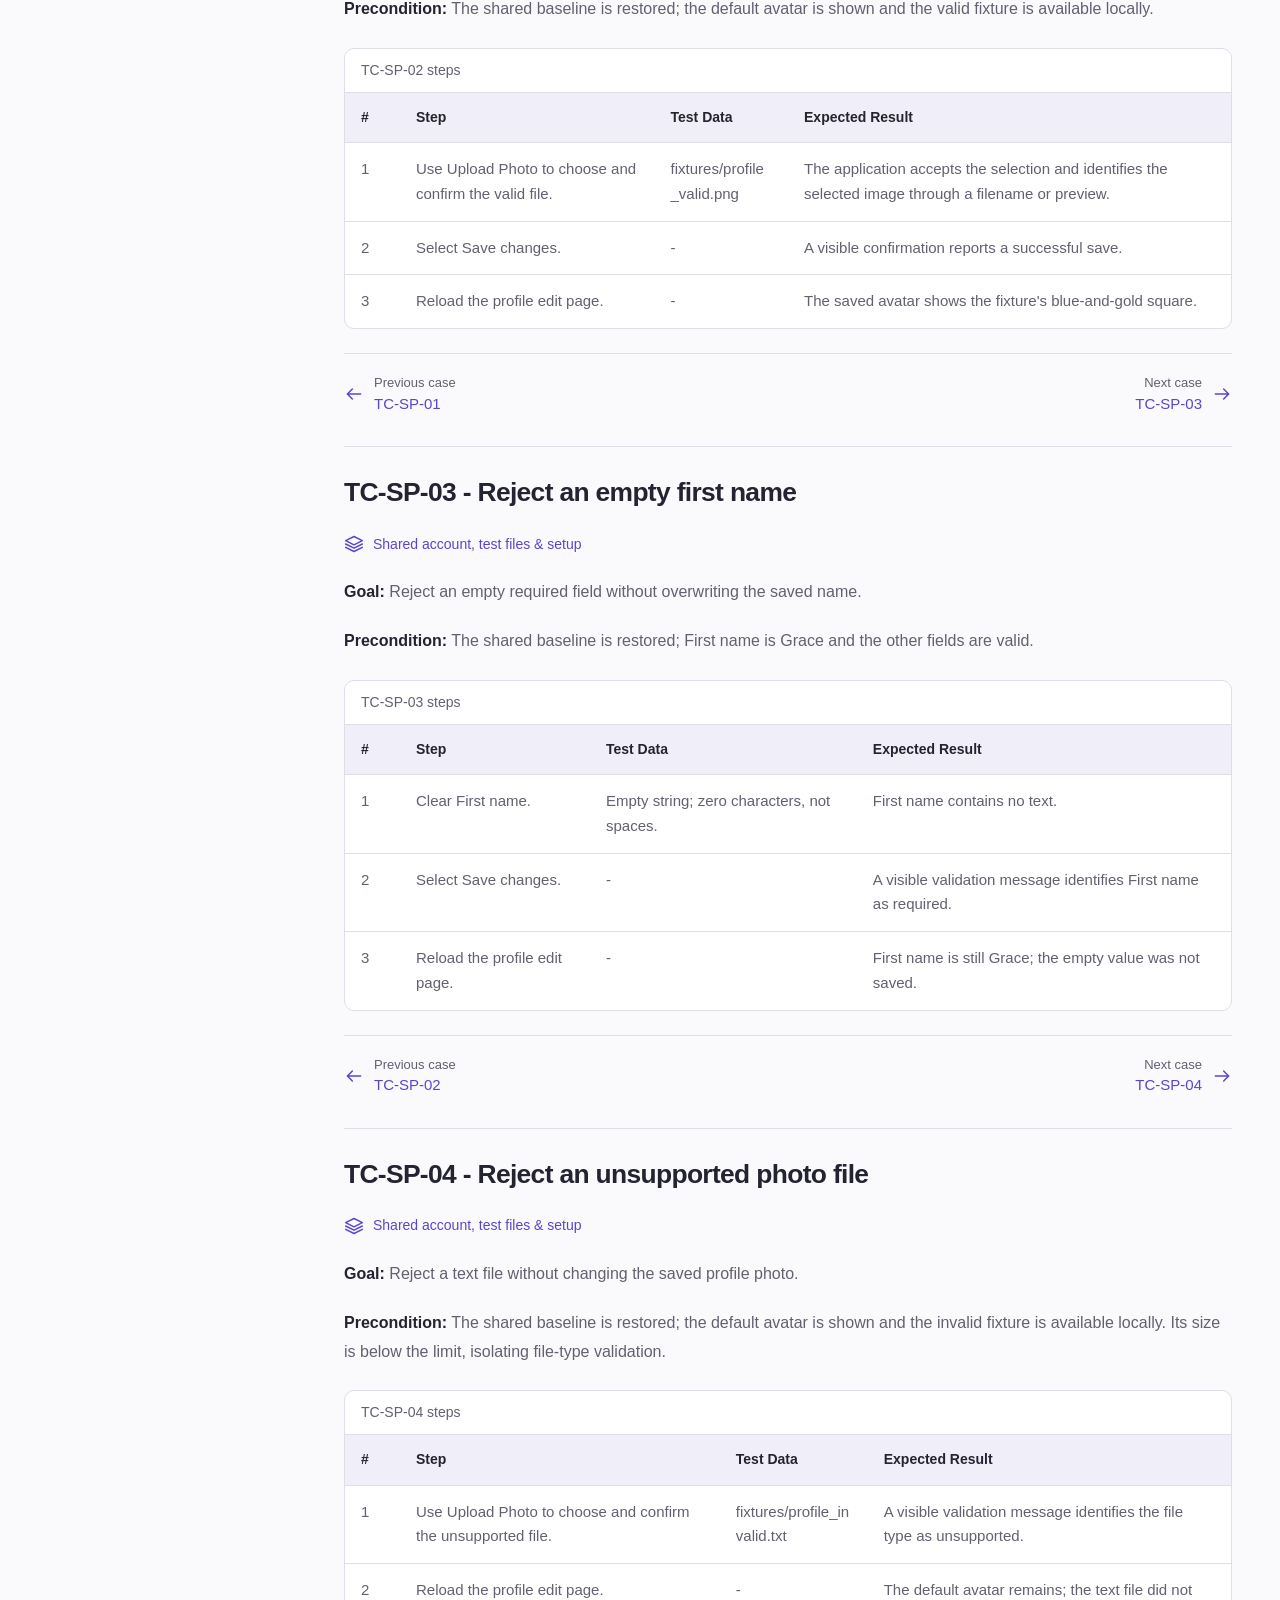
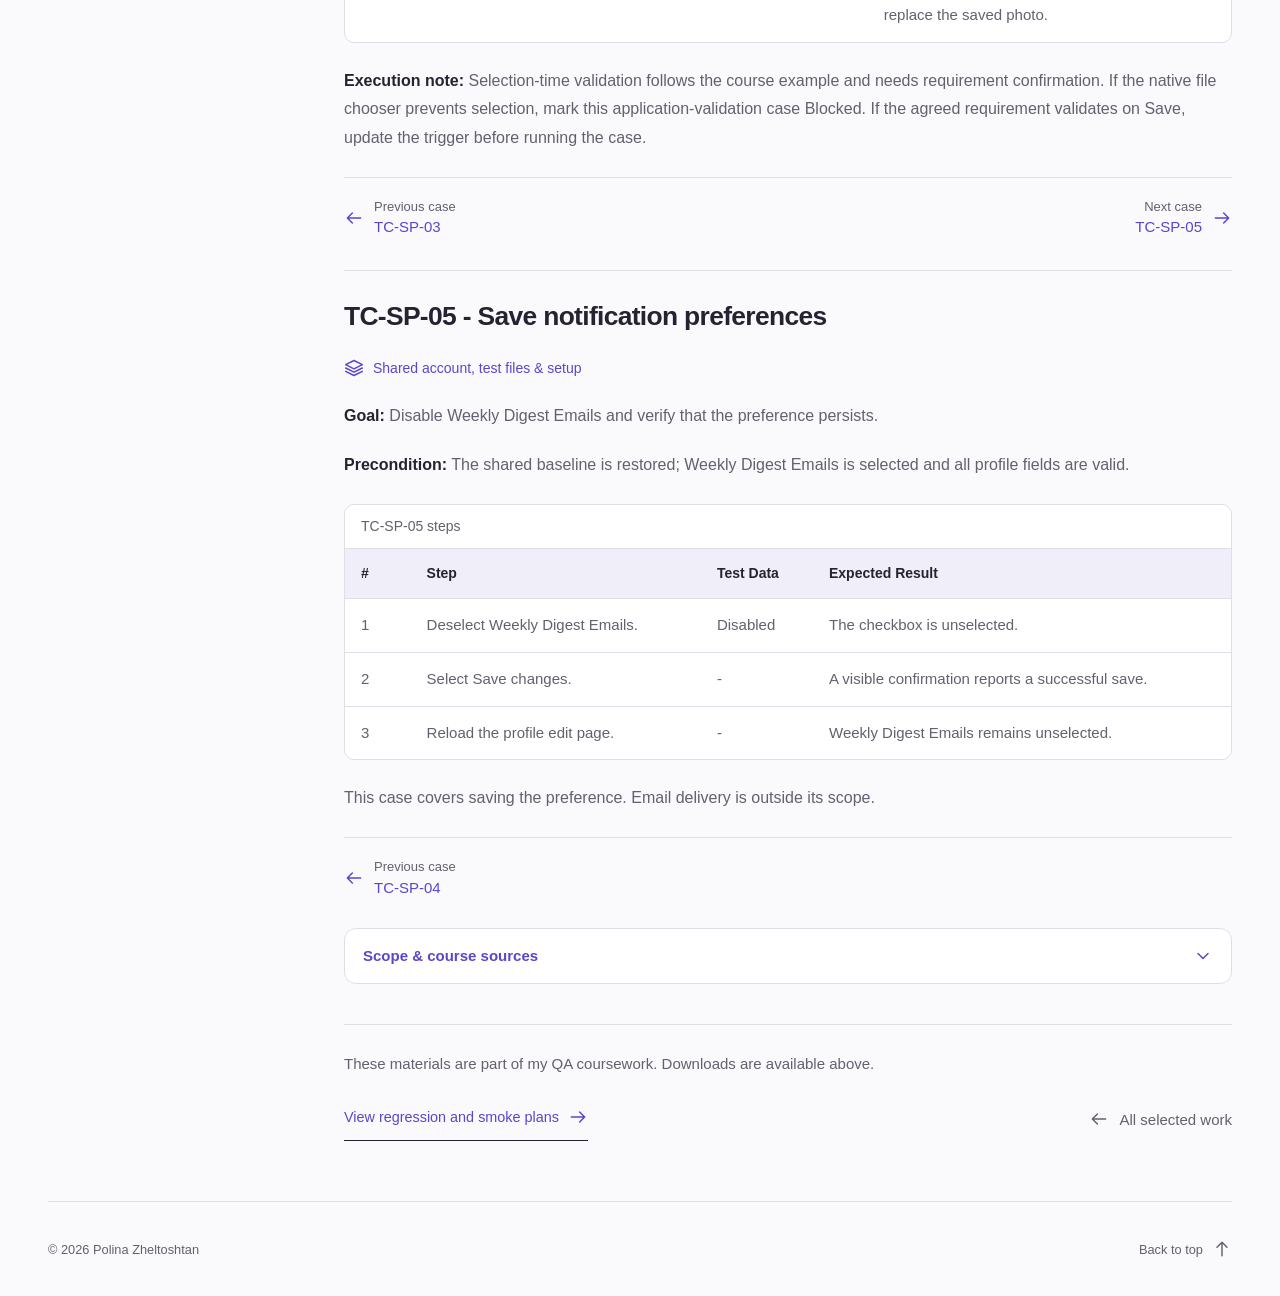
<file: evidence/student-profile.html>
<!doctype html>
<html lang="en">
<head>
  <meta charset="utf-8">
  <meta name="viewport" content="width=device-width, initial-scale=1">
  <meta name="theme-color" content="#fafafd">
  <meta name="description" content="Five authored test cases with independent preconditions, test data and observable expected results. Not executed.">
  <title>Student Profile test cases - Polina Zheltoshtan</title>
  <link rel="icon" href="../favicon-indigo.svg" type="image/svg+xml">
  <link rel="stylesheet" href="../styles.css?v=998db8b4237c">
  <link rel="stylesheet" href="../theme.css?v=c967b7323688">
  <link rel="stylesheet" href="../site.css?v=faa68e4f0ca7">
  <link rel="stylesheet" href="../navigation.css?v=ef844383f183">
  <link rel="stylesheet" href="../evidence.css?v=331acc670189">
  <link rel="stylesheet" href="../print.css?v=a63c013acf28" media="print">
  <script src="../site.js?v=d3e260b50186"></script>
  <!-- social-preview:start -->
  <link rel="canonical" href="https://itsfinika.github.io/evidence/student-profile.html">
  <meta property="og:title" content="Student Profile test cases - Polina Zheltoshtan">
  <meta property="og:description" content="Five authored test cases with independent preconditions, test data and observable expected results. Not executed.">
  <meta property="og:type" content="article">
  <meta property="og:site_name" content="Polina Zheltoshtan | QA Portfolio">
  <meta property="og:url" content="https://itsfinika.github.io/evidence/student-profile.html">
  <meta name="twitter:card" content="summary">
  <meta name="twitter:title" content="Student Profile test cases - Polina Zheltoshtan">
  <meta name="twitter:description" content="Five authored test cases with independent preconditions, test data and observable expected results. Not executed.">
  <!-- social-preview:end -->
</head>
<body>
  <a class="skip-link" href="#main">Skip to content</a>
  <header class="site-header">
    <div class="header wrap">
      <a class="brand" href="../index.html#home" aria-label="Polina Zheltoshtan, home"><span class="monogram">pz<span>:</span></span><span class="brand-caption">QA PORTFOLIO</span></a>
      <nav class="section-jump" id="page-sections" aria-label="Portfolio sections">
        <details class="section-jump-menu" open>
          <summary><svg class="icon" width="20" height="20" aria-hidden="true" focusable="false"><use href="../icons.svg#layers"></use></svg><span>Menu</span><svg class="icon" width="20" height="20" aria-hidden="true" focusable="false"><use href="../icons.svg#chevron-down"></use></svg></summary>
          <div class="jump-content"><ul class="jump-links"><li><a href="../index.html#work" data-section-name="Work"><svg class="icon" width="20" height="20" aria-hidden="true" focusable="false"><use href="../icons.svg#layers"></use></svg><span>Work</span></a></li><li><a href="../index.html#about" data-section-name="About me"><svg class="icon" width="20" height="20" aria-hidden="true" focusable="false"><use href="../icons.svg#user"></use></svg><span>About me</span></a></li><li><a href="../index.html#skills" data-section-name="Skills"><svg class="icon" width="20" height="20" aria-hidden="true" focusable="false"><use href="../icons.svg#code"></use></svg><span>Skills</span></a></li><li><a href="../index.html#certificates" data-section-name="Certificates"><svg class="icon" width="20" height="20" aria-hidden="true" focusable="false"><use href="../icons.svg#award"></use></svg><span>Certificates</span></a></li><li><a href="../index.html#experience" data-section-name="Experience"><svg class="icon" width="20" height="20" aria-hidden="true" focusable="false"><use href="../icons.svg#briefcase"></use></svg><span>Experience</span></a></li><li><a href="../index.html#contact" data-section-name="Contact"><svg class="icon" width="20" height="20" aria-hidden="true" focusable="false"><use href="../icons.svg#mail"></use></svg><span>Contact</span></a></li></ul></div>
        </details>
      </nav>
      <div class="header-actions"><a class="header-cv" href="../artifacts/polina-zheltoshtan-cv.pdf" target="_blank" rel="noopener noreferrer" aria-label="View CV, opens PDF in a new tab"><svg class="icon" width="20" height="20" aria-hidden="true" focusable="false"><use href="../icons.svg#file-text"></use></svg><span>CV</span></a><button class="theme-toggle" type="button" data-theme-toggle aria-label="Switch to dark theme" hidden><span data-theme-symbol aria-hidden="true"><svg class="icon" width="20" height="20" aria-hidden="true" focusable="false"><use href="../icons.svg#moon"></use></svg></span><span data-theme-name>Dark</span></button></div>
    </div>
  </header>
  <main id="main">
    <div class="evidence-header wrap">
      <a class="back-link" href="../index.html#profile-testing"><svg class="icon" width="20" height="20" aria-hidden="true" focusable="false"><use href="../icons.svg#arrow-left"></use></svg> Back to selected work</a>
      <p class="eyebrow">GUIDED COURSEWORK / TEST DESIGN</p>
      <h1>Student Profile test cases</h1>
      <p class="evidence-description">Five coursework cases for profile edits, photo uploads and notification preferences in a fictional portal.</p>
      <div class="evidence-overview"><p><strong>5 test cases</strong><span aria-hidden="true"> / </span>3 positive<span aria-hidden="true"> / </span>2 negative</p></div>
      <div class="evidence-actions"><a class="button primary" href="#tc-sp-01-edit-basic-profile-information-positive">Read the five cases<svg class="icon" width="20" height="20" aria-hidden="true" focusable="false"><use href="../icons.svg#arrow-down-right"></use></svg></a><span class="evidence-status">Authored · Not executed</span></div>
      <div class="document-downloads" aria-label="Portfolio files"><a class="document-download" href="../artifacts/mindbridge-test-cases.md" download><svg class="icon" width="20" height="20" aria-hidden="true" focusable="false"><use href="../icons.svg#file-text"></use></svg><span>Cases (Markdown .md)</span></a><a class="document-download" href="../artifacts/mindbridge-test-cases.zip" download><svg class="icon" width="20" height="20" aria-hidden="true" focusable="false"><use href="../icons.svg#archive"></use></svg><span>Cases + test files (ZIP)</span></a></div>
    </div>
    <div class="reading-layout wrap">
      <aside class="document-nav" aria-label="Document contents"><details class="document-contents" open><summary><span>On this page</span><span class="contents-current" aria-hidden="true"></span><svg class="icon" width="20" height="20" aria-hidden="true" focusable="false"><use href="../icons.svg#chevron-down"></use></svg></summary><nav aria-label="Document sections"><a href="#tc-sp-01-edit-basic-profile-information-positive">TC-SP-01 - Edit profile information</a><a href="#tc-sp-02-upload-a-valid-profile-photo-positive">TC-SP-02 - Save a valid profile photo</a><a href="#tc-sp-03-attempt-to-save-with-a-blank-required-field-negative">TC-SP-03 - Reject an empty first name</a><a href="#tc-sp-04-upload-an-invalid-profile-photo-file-type-negative">TC-SP-04 - Reject an unsupported photo file</a><a href="#tc-sp-05-update-notification-preferences-positive">TC-SP-05 - Save notification preferences</a><a href="#case-setup">Shared setup &amp; exercise rules</a><a href="#authoring-notes">Scope &amp; course sources</a></nav></details></aside>
      <article class="document-content" aria-label="Student Profile test cases">
        <details class="document-details" id="case-setup" open><summary>Shared setup &amp; exercise rules <svg class="icon" width="20" height="20" aria-hidden="true" focusable="false"><use href="../icons.svg#chevron-down"></use></svg></summary><div class="detail-body"><p>I prepared these five test cases as test-design practice, using scenarios and reference examples from a guided software testing course. MindBridge is a fictional learning portal. I have not executed these cases.</p>
<h2 id="shared-fields-and-conventions">Shared fields and conventions</h2>
<ul><li>Use a dedicated learner account, authenticated on the profile edit page with no unsaved changes.</li><li>Baseline: First name = Grace; Last name = Hopper; Bio = Learning software testing.; Weekly Digest Emails = selected; default avatar.</li><li>Each case starts independently from this baseline. Restore it after the case using the application&#x27;s supported reset controls.</li><li>Test files are included in the ZIP: fixtures/profile_valid.png is a 316-byte PNG showing a blue-and-gold square; fixtures/profile_invalid.txt is a 62-byte plain-text file.</li><li>Course fields: Issue Type = Test; Priority = Medium; Labels = student-profile, sc10. TC-SP IDs identify this exercise, not Jira issues.</li><li>Environment: the reference page is /profile/edit. Confirm the lab base URL and build before execution.</li></ul>
<h2 id="requirement-traceability">Requirement traceability</h2>
<div class="table-scroll" role="region" aria-label="Requirement traceability"><table class="adaptive-table finding-table" role="table"><caption>Requirement traceability</caption><thead role="rowgroup"><tr role="row"><th scope="col" role="columnheader">Case</th><th scope="col" role="columnheader">Rule covered from the exercise</th></tr></thead><tbody role="rowgroup"><tr role="row"><td role="cell"><span class="mobile-cell-label" aria-hidden="true">Case</span><span class="cell-value">TC-SP-01</span></td><td role="cell"><span class="mobile-cell-label" aria-hidden="true">Rule covered from the exercise</span><span class="cell-value">First name, last name and bio can be edited and persist after saving.</span></td></tr><tr role="row"><td role="cell"><span class="mobile-cell-label" aria-hidden="true">Case</span><span class="cell-value">TC-SP-02</span></td><td role="cell"><span class="mobile-cell-label" aria-hidden="true">Rule covered from the exercise</span><span class="cell-value">A PNG or JPEG profile photo under the stated 2 MB limit can be saved.</span></td></tr><tr role="row"><td role="cell"><span class="mobile-cell-label" aria-hidden="true">Case</span><span class="cell-value">TC-SP-03</span></td><td role="cell"><span class="mobile-cell-label" aria-hidden="true">Rule covered from the exercise</span><span class="cell-value">First name is required; an empty value must not replace the saved name.</span></td></tr><tr role="row"><td role="cell"><span class="mobile-cell-label" aria-hidden="true">Case</span><span class="cell-value">TC-SP-04</span></td><td role="cell"><span class="mobile-cell-label" aria-hidden="true">Rule covered from the exercise</span><span class="cell-value">Unsupported photo file types are rejected.</span></td></tr><tr role="row"><td role="cell"><span class="mobile-cell-label" aria-hidden="true">Case</span><span class="cell-value">TC-SP-05</span></td><td role="cell"><span class="mobile-cell-label" aria-hidden="true">Rule covered from the exercise</span><span class="cell-value">Weekly Digest Emails preference persists after saving.</span></td></tr></tbody></table></div>
<p>Open questions before execution: confirm the photo-validation trigger and the exact byte boundary intended by 2 MB. The supplied photo files are well below either common interpretation of that limit. The expected message meaning is specified; exact wording is not prescribed. Requirement links must refer to this exercise&#x27;s rules rather than reused IDs from a different course task.</p>
</div></details><section class="test-case" aria-labelledby="tc-sp-01-edit-basic-profile-information-positive"><h2 id="tc-sp-01-edit-basic-profile-information-positive">TC-SP-01 - Edit profile information</h2><a class="setup-link" href="#case-setup"><svg class="icon" width="20" height="20" aria-hidden="true" focusable="false"><use href="../icons.svg#layers"></use></svg> Shared account, test files & setup</a>
<p><strong>Goal:</strong> Save changes to first name, last name and bio, then verify persistence.</p>
<p><strong>Precondition:</strong> The shared baseline is restored and the profile edit page is open.</p>
<div class="table-scroll" role="region" aria-label="TC-SP-01 steps"><table class="adaptive-table step-table" role="table"><caption>TC-SP-01 steps</caption><thead role="rowgroup"><tr role="row"><th scope="col" role="columnheader">#</th><th scope="col" role="columnheader">Step</th><th scope="col" role="columnheader">Test Data</th><th scope="col" role="columnheader">Expected Result</th></tr></thead><tbody role="rowgroup"><tr role="row"><td role="cell"><span class="mobile-cell-label" aria-hidden="true">Step</span><span class="cell-value">1</span></td><td role="cell"><span class="mobile-cell-label" aria-hidden="true">Action</span><span class="cell-value">Replace First name.</span></td><td role="cell"><span class="mobile-cell-label" aria-hidden="true">Test Data</span><span class="cell-value">Ada</span></td><td role="cell"><span class="mobile-cell-label" aria-hidden="true">Expected Result</span><span class="cell-value">First name displays Ada.</span></td></tr><tr role="row"><td role="cell"><span class="mobile-cell-label" aria-hidden="true">Step</span><span class="cell-value">2</span></td><td role="cell"><span class="mobile-cell-label" aria-hidden="true">Action</span><span class="cell-value">Replace Last name.</span></td><td role="cell"><span class="mobile-cell-label" aria-hidden="true">Test Data</span><span class="cell-value">Lovelace</span></td><td role="cell"><span class="mobile-cell-label" aria-hidden="true">Expected Result</span><span class="cell-value">Last name displays Lovelace.</span></td></tr><tr role="row"><td role="cell"><span class="mobile-cell-label" aria-hidden="true">Step</span><span class="cell-value">3</span></td><td role="cell"><span class="mobile-cell-label" aria-hidden="true">Action</span><span class="cell-value">Replace Bio.</span></td><td role="cell"><span class="mobile-cell-label" aria-hidden="true">Test Data</span><span class="cell-value">Lifelong learner exploring data analytics.</span></td><td role="cell"><span class="mobile-cell-label" aria-hidden="true">Expected Result</span><span class="cell-value">Bio displays the entered text.</span></td></tr><tr role="row"><td role="cell"><span class="mobile-cell-label" aria-hidden="true">Step</span><span class="cell-value">4</span></td><td role="cell"><span class="mobile-cell-label" aria-hidden="true">Action</span><span class="cell-value">Select Save changes.</span></td><td role="cell"><span class="mobile-cell-label" aria-hidden="true">Test Data</span><span class="cell-value">-</span></td><td role="cell"><span class="mobile-cell-label" aria-hidden="true">Expected Result</span><span class="cell-value">A visible confirmation reports that the profile was saved.</span></td></tr><tr role="row"><td role="cell"><span class="mobile-cell-label" aria-hidden="true">Step</span><span class="cell-value">5</span></td><td role="cell"><span class="mobile-cell-label" aria-hidden="true">Action</span><span class="cell-value">Reload the profile edit page.</span></td><td role="cell"><span class="mobile-cell-label" aria-hidden="true">Test Data</span><span class="cell-value">-</span></td><td role="cell"><span class="mobile-cell-label" aria-hidden="true">Expected Result</span><span class="cell-value">First name, last name and bio retain all three new values.</span></td></tr></tbody></table></div>
<nav class="case-pagination" aria-label="Test case navigation"><a class="case-next" href="#tc-sp-02-upload-a-valid-profile-photo-positive"><svg class="icon" width="20" height="20" aria-hidden="true" focusable="false"><use href="../icons.svg#arrow-right"></use></svg><span><small>Next case</small>TC-SP-02</span></a></nav></section><section class="test-case" aria-labelledby="tc-sp-02-upload-a-valid-profile-photo-positive"><h2 id="tc-sp-02-upload-a-valid-profile-photo-positive">TC-SP-02 - Save a valid profile photo</h2><a class="setup-link" href="#case-setup"><svg class="icon" width="20" height="20" aria-hidden="true" focusable="false"><use href="../icons.svg#layers"></use></svg> Shared account, test files & setup</a>
<p><strong>Goal:</strong> Save a supported image and verify that it remains the profile photo after reload.</p>
<p><strong>Precondition:</strong> The shared baseline is restored; the default avatar is shown and the valid fixture is available locally.</p>
<div class="table-scroll" role="region" aria-label="TC-SP-02 steps"><table class="adaptive-table step-table" role="table"><caption>TC-SP-02 steps</caption><thead role="rowgroup"><tr role="row"><th scope="col" role="columnheader">#</th><th scope="col" role="columnheader">Step</th><th scope="col" role="columnheader">Test Data</th><th scope="col" role="columnheader">Expected Result</th></tr></thead><tbody role="rowgroup"><tr role="row"><td role="cell"><span class="mobile-cell-label" aria-hidden="true">Step</span><span class="cell-value">1</span></td><td role="cell"><span class="mobile-cell-label" aria-hidden="true">Action</span><span class="cell-value">Use Upload Photo to choose and confirm the valid file.</span></td><td role="cell"><span class="mobile-cell-label" aria-hidden="true">Test Data</span><span class="cell-value">fixtures/profile_valid.png</span></td><td role="cell"><span class="mobile-cell-label" aria-hidden="true">Expected Result</span><span class="cell-value">The application accepts the selection and identifies the selected image through a filename or preview.</span></td></tr><tr role="row"><td role="cell"><span class="mobile-cell-label" aria-hidden="true">Step</span><span class="cell-value">2</span></td><td role="cell"><span class="mobile-cell-label" aria-hidden="true">Action</span><span class="cell-value">Select Save changes.</span></td><td role="cell"><span class="mobile-cell-label" aria-hidden="true">Test Data</span><span class="cell-value">-</span></td><td role="cell"><span class="mobile-cell-label" aria-hidden="true">Expected Result</span><span class="cell-value">A visible confirmation reports a successful save.</span></td></tr><tr role="row"><td role="cell"><span class="mobile-cell-label" aria-hidden="true">Step</span><span class="cell-value">3</span></td><td role="cell"><span class="mobile-cell-label" aria-hidden="true">Action</span><span class="cell-value">Reload the profile edit page.</span></td><td role="cell"><span class="mobile-cell-label" aria-hidden="true">Test Data</span><span class="cell-value">-</span></td><td role="cell"><span class="mobile-cell-label" aria-hidden="true">Expected Result</span><span class="cell-value">The saved avatar shows the fixture&#x27;s blue-and-gold square.</span></td></tr></tbody></table></div>
<nav class="case-pagination" aria-label="Test case navigation"><a class="case-previous" href="#tc-sp-01-edit-basic-profile-information-positive"><svg class="icon" width="20" height="20" aria-hidden="true" focusable="false"><use href="../icons.svg#arrow-left"></use></svg><span><small>Previous case</small>TC-SP-01</span></a><a class="case-next" href="#tc-sp-03-attempt-to-save-with-a-blank-required-field-negative"><svg class="icon" width="20" height="20" aria-hidden="true" focusable="false"><use href="../icons.svg#arrow-right"></use></svg><span><small>Next case</small>TC-SP-03</span></a></nav></section><section class="test-case" aria-labelledby="tc-sp-03-attempt-to-save-with-a-blank-required-field-negative"><h2 id="tc-sp-03-attempt-to-save-with-a-blank-required-field-negative">TC-SP-03 - Reject an empty first name</h2><a class="setup-link" href="#case-setup"><svg class="icon" width="20" height="20" aria-hidden="true" focusable="false"><use href="../icons.svg#layers"></use></svg> Shared account, test files & setup</a>
<p><strong>Goal:</strong> Reject an empty required field without overwriting the saved name.</p>
<p><strong>Precondition:</strong> The shared baseline is restored; First name is Grace and the other fields are valid.</p>
<div class="table-scroll" role="region" aria-label="TC-SP-03 steps"><table class="adaptive-table step-table" role="table"><caption>TC-SP-03 steps</caption><thead role="rowgroup"><tr role="row"><th scope="col" role="columnheader">#</th><th scope="col" role="columnheader">Step</th><th scope="col" role="columnheader">Test Data</th><th scope="col" role="columnheader">Expected Result</th></tr></thead><tbody role="rowgroup"><tr role="row"><td role="cell"><span class="mobile-cell-label" aria-hidden="true">Step</span><span class="cell-value">1</span></td><td role="cell"><span class="mobile-cell-label" aria-hidden="true">Action</span><span class="cell-value">Clear First name.</span></td><td role="cell"><span class="mobile-cell-label" aria-hidden="true">Test Data</span><span class="cell-value">Empty string; zero characters, not spaces.</span></td><td role="cell"><span class="mobile-cell-label" aria-hidden="true">Expected Result</span><span class="cell-value">First name contains no text.</span></td></tr><tr role="row"><td role="cell"><span class="mobile-cell-label" aria-hidden="true">Step</span><span class="cell-value">2</span></td><td role="cell"><span class="mobile-cell-label" aria-hidden="true">Action</span><span class="cell-value">Select Save changes.</span></td><td role="cell"><span class="mobile-cell-label" aria-hidden="true">Test Data</span><span class="cell-value">-</span></td><td role="cell"><span class="mobile-cell-label" aria-hidden="true">Expected Result</span><span class="cell-value">A visible validation message identifies First name as required.</span></td></tr><tr role="row"><td role="cell"><span class="mobile-cell-label" aria-hidden="true">Step</span><span class="cell-value">3</span></td><td role="cell"><span class="mobile-cell-label" aria-hidden="true">Action</span><span class="cell-value">Reload the profile edit page.</span></td><td role="cell"><span class="mobile-cell-label" aria-hidden="true">Test Data</span><span class="cell-value">-</span></td><td role="cell"><span class="mobile-cell-label" aria-hidden="true">Expected Result</span><span class="cell-value">First name is still Grace; the empty value was not saved.</span></td></tr></tbody></table></div>
<nav class="case-pagination" aria-label="Test case navigation"><a class="case-previous" href="#tc-sp-02-upload-a-valid-profile-photo-positive"><svg class="icon" width="20" height="20" aria-hidden="true" focusable="false"><use href="../icons.svg#arrow-left"></use></svg><span><small>Previous case</small>TC-SP-02</span></a><a class="case-next" href="#tc-sp-04-upload-an-invalid-profile-photo-file-type-negative"><svg class="icon" width="20" height="20" aria-hidden="true" focusable="false"><use href="../icons.svg#arrow-right"></use></svg><span><small>Next case</small>TC-SP-04</span></a></nav></section><section class="test-case" aria-labelledby="tc-sp-04-upload-an-invalid-profile-photo-file-type-negative"><h2 id="tc-sp-04-upload-an-invalid-profile-photo-file-type-negative">TC-SP-04 - Reject an unsupported photo file</h2><a class="setup-link" href="#case-setup"><svg class="icon" width="20" height="20" aria-hidden="true" focusable="false"><use href="../icons.svg#layers"></use></svg> Shared account, test files & setup</a>
<p><strong>Goal:</strong> Reject a text file without changing the saved profile photo.</p>
<p><strong>Precondition:</strong> The shared baseline is restored; the default avatar is shown and the invalid fixture is available locally. Its size is below the limit, isolating file-type validation.</p>
<div class="table-scroll" role="region" aria-label="TC-SP-04 steps"><table class="adaptive-table step-table" role="table"><caption>TC-SP-04 steps</caption><thead role="rowgroup"><tr role="row"><th scope="col" role="columnheader">#</th><th scope="col" role="columnheader">Step</th><th scope="col" role="columnheader">Test Data</th><th scope="col" role="columnheader">Expected Result</th></tr></thead><tbody role="rowgroup"><tr role="row"><td role="cell"><span class="mobile-cell-label" aria-hidden="true">Step</span><span class="cell-value">1</span></td><td role="cell"><span class="mobile-cell-label" aria-hidden="true">Action</span><span class="cell-value">Use Upload Photo to choose and confirm the unsupported file.</span></td><td role="cell"><span class="mobile-cell-label" aria-hidden="true">Test Data</span><span class="cell-value">fixtures/profile_invalid.txt</span></td><td role="cell"><span class="mobile-cell-label" aria-hidden="true">Expected Result</span><span class="cell-value">A visible validation message identifies the file type as unsupported.</span></td></tr><tr role="row"><td role="cell"><span class="mobile-cell-label" aria-hidden="true">Step</span><span class="cell-value">2</span></td><td role="cell"><span class="mobile-cell-label" aria-hidden="true">Action</span><span class="cell-value">Reload the profile edit page.</span></td><td role="cell"><span class="mobile-cell-label" aria-hidden="true">Test Data</span><span class="cell-value">-</span></td><td role="cell"><span class="mobile-cell-label" aria-hidden="true">Expected Result</span><span class="cell-value">The default avatar remains; the text file did not replace the saved photo.</span></td></tr></tbody></table></div>
<p><strong>Execution note:</strong> Selection-time validation follows the course example and needs requirement confirmation. If the native file chooser prevents selection, mark this application-validation case Blocked. If the agreed requirement validates on Save, update the trigger before running the case.</p>
<nav class="case-pagination" aria-label="Test case navigation"><a class="case-previous" href="#tc-sp-03-attempt-to-save-with-a-blank-required-field-negative"><svg class="icon" width="20" height="20" aria-hidden="true" focusable="false"><use href="../icons.svg#arrow-left"></use></svg><span><small>Previous case</small>TC-SP-03</span></a><a class="case-next" href="#tc-sp-05-update-notification-preferences-positive"><svg class="icon" width="20" height="20" aria-hidden="true" focusable="false"><use href="../icons.svg#arrow-right"></use></svg><span><small>Next case</small>TC-SP-05</span></a></nav></section><section class="test-case" aria-labelledby="tc-sp-05-update-notification-preferences-positive"><h2 id="tc-sp-05-update-notification-preferences-positive">TC-SP-05 - Save notification preferences</h2><a class="setup-link" href="#case-setup"><svg class="icon" width="20" height="20" aria-hidden="true" focusable="false"><use href="../icons.svg#layers"></use></svg> Shared account, test files & setup</a>
<p><strong>Goal:</strong> Disable Weekly Digest Emails and verify that the preference persists.</p>
<p><strong>Precondition:</strong> The shared baseline is restored; Weekly Digest Emails is selected and all profile fields are valid.</p>
<div class="table-scroll" role="region" aria-label="TC-SP-05 steps"><table class="adaptive-table step-table" role="table"><caption>TC-SP-05 steps</caption><thead role="rowgroup"><tr role="row"><th scope="col" role="columnheader">#</th><th scope="col" role="columnheader">Step</th><th scope="col" role="columnheader">Test Data</th><th scope="col" role="columnheader">Expected Result</th></tr></thead><tbody role="rowgroup"><tr role="row"><td role="cell"><span class="mobile-cell-label" aria-hidden="true">Step</span><span class="cell-value">1</span></td><td role="cell"><span class="mobile-cell-label" aria-hidden="true">Action</span><span class="cell-value">Deselect Weekly Digest Emails.</span></td><td role="cell"><span class="mobile-cell-label" aria-hidden="true">Test Data</span><span class="cell-value">Disabled</span></td><td role="cell"><span class="mobile-cell-label" aria-hidden="true">Expected Result</span><span class="cell-value">The checkbox is unselected.</span></td></tr><tr role="row"><td role="cell"><span class="mobile-cell-label" aria-hidden="true">Step</span><span class="cell-value">2</span></td><td role="cell"><span class="mobile-cell-label" aria-hidden="true">Action</span><span class="cell-value">Select Save changes.</span></td><td role="cell"><span class="mobile-cell-label" aria-hidden="true">Test Data</span><span class="cell-value">-</span></td><td role="cell"><span class="mobile-cell-label" aria-hidden="true">Expected Result</span><span class="cell-value">A visible confirmation reports a successful save.</span></td></tr><tr role="row"><td role="cell"><span class="mobile-cell-label" aria-hidden="true">Step</span><span class="cell-value">3</span></td><td role="cell"><span class="mobile-cell-label" aria-hidden="true">Action</span><span class="cell-value">Reload the profile edit page.</span></td><td role="cell"><span class="mobile-cell-label" aria-hidden="true">Test Data</span><span class="cell-value">-</span></td><td role="cell"><span class="mobile-cell-label" aria-hidden="true">Expected Result</span><span class="cell-value">Weekly Digest Emails remains unselected.</span></td></tr></tbody></table></div>
<p>This case covers saving the preference. Email delivery is outside its scope.</p>
<nav class="case-pagination" aria-label="Test case navigation"><a class="case-previous" href="#tc-sp-04-upload-an-invalid-profile-photo-file-type-negative"><svg class="icon" width="20" height="20" aria-hidden="true" focusable="false"><use href="../icons.svg#arrow-left"></use></svg><span><small>Previous case</small>TC-SP-04</span></a></nav></section><details class="document-details" id="authoring-notes" open><summary>Scope &amp; course sources <svg class="icon" width="20" height="20" aria-hidden="true" focusable="false"><use href="../icons.svg#chevron-down"></use></svg></summary><div class="detail-body"><div id="authoring-review"><div id="sources"><h2 id="scope-and-sources">Scope and sources</h2>
<p>This is a five-scenario coursework sample: three positive cases and two negative cases. It is not complete coverage of the profile feature. Oversized uploads, exact size boundaries, whitespace-only names and re-enabling notifications are possible extensions after confirming requirements.</p>
<p>I used the course&#x27;s Test_Scenarios.md, Gold_Standard_Test_Case.md, Gold_Standard_Description.txt and the Write 5 Test Cases in Zephyr activity as references. My version uses concise steps, independent setup and bundled fixtures. It does not include execution results or evidence of a completed Jira import.</p></div></div></div></details>
        <div class="reading-end"><p>These materials are part of my QA coursework. Downloads are available above.</p><div class="reading-footer"><a class="text-link" href="regression-smoke.html">View regression and smoke plans <svg class="icon" width="20" height="20" aria-hidden="true" focusable="false"><use href="../icons.svg#arrow-right"></use></svg></a><a class="back-link" href="../index.html#work"><svg class="icon" width="20" height="20" aria-hidden="true" focusable="false"><use href="../icons.svg#arrow-left"></use></svg> All selected work</a></div></div>
      </article>
    </div>
  </main>
  <footer class="wrap footer"><span>© 2026 Polina Zheltoshtan</span><a href="#main">Back to top <svg class="icon" width="20" height="20" aria-hidden="true" focusable="false"><use href="../icons.svg#arrow-up"></use></svg></a></footer>
  <!-- Cloudflare Web Analytics -->
  <script type="module" src="https://static.cloudflareinsights.com/beacon.min.js" data-cf-beacon='{"token": "120a41b693f64d5da6b36778b4590432"}'></script>
  <!-- End Cloudflare Web Analytics -->
</body>
</html>
</file>
<file: styles.css>
:root{color-scheme:light;--ink:#19231d;--muted:#5b645e;--line:#dbe0da;--paper:#fafbf8;--accent:#d3f26b;--dark:#131916;--radius:14px;font-family:"Segoe UI",Arial,sans-serif;color:var(--ink);background:var(--paper);font-synthesis:none}
*{box-sizing:border-box}html{scroll-behavior:smooth;scroll-padding-top:2rem}body{margin:0}a{color:inherit;text-decoration:none}button,a,summary{-webkit-tap-highlight-color:transparent}a:focus-visible,summary:focus-visible{outline:3px solid #648716;outline-offset:6px}a:hover{text-decoration:underline;text-underline-offset:5px}p{font-size:1rem;line-height:1.7;margin:0 0 1.25rem}h1,h2,h3,h4{margin:0;font-weight:600}h1,h2{letter-spacing:-.055em;line-height:1.08}h2{font-size:clamp(2.35rem,4.4vw,3.65rem)}.wrap{width:min(1240px,calc(100% - 96px));margin-inline:auto}.header{display:flex;align-items:center;justify-content:space-between;min-height:104px;border-bottom:1px solid var(--line);gap:24px}.brand{display:flex;align-items:center;gap:18px}.brand:hover{text-decoration:none}.monogram{font-size:2.3rem;font-weight:750;letter-spacing:-.1em}.monogram>span{color:#769f23}.brand-caption{font-size:.75rem;letter-spacing:.14em;border-left:1px solid #b9c0b9;padding-left:18px}.header nav{display:flex;align-items:center;gap:32px;font-size:.9rem}.nav-contact{border:1px solid var(--ink);border-radius:40px;padding:11px 20px}.nav-contact>span{margin-left:16px}.hero{display:grid;grid-template-columns:1.2fr 1fr;gap:70px;align-items:center;padding-block:83px 76px}.eyebrow{font-size:.75rem;letter-spacing:.13em;font-weight:650;line-height:1.6;margin-bottom:27px}.eyebrow>span{margin:0 12px;color:#88927d}h1{font-size:clamp(3rem,5.4vw,4.9rem);margin-bottom:28px;letter-spacing:-.065em}.highlight{position:relative;display:inline-block;isolation:isolate}.highlight:after{content:"";position:absolute;z-index:-1;inset:60% -6px 2px;background:var(--accent)}.hero-intro{max-width:485px;font-size:1.09rem;color:var(--muted);line-height:1.8}.hero-actions{display:flex;align-items:center;flex-wrap:wrap;gap:25px;margin-top:32px}.button{display:inline-flex;justify-content:space-between;align-items:center;gap:30px;font-size:.95rem;font-weight:600;padding:16px 23px;border-radius:7px}.primary{background:var(--ink);color:white}.primary:hover{background:#344139;text-decoration:none}.text-link{font-size:.9rem;border-bottom:1px solid var(--ink);padding-bottom:4px}.location{font-size:.8rem;color:var(--muted);margin:35px 0 0}.location>span:first-child{font-size:1.3rem;vertical-align:middle;margin-right:5px}.separator{margin:0 9px;color:#8c978e}.field-note{background:var(--dark);color:#f5f8f0;border-radius:var(--radius);transform:rotate(1.5deg);box-shadow:0 15px 0 -5px #e7ebdf;overflow:hidden}.note-top{display:flex;justify-content:space-between;gap:20px;padding:22px 26px;border-bottom:1px solid #354137;color:#bec9bf;font-family:Consolas,monospace;font-size:.75rem;letter-spacing:.035em}.note-body{padding:29px 32px 30px}.note-label{font-family:Consolas,monospace;color:var(--accent);font-size:.75rem;letter-spacing:.1em;margin-bottom:14px}.note-body h2{font-size:clamp(2rem,3.3vw,3rem);letter-spacing:-.045em;font-weight:500;line-height:1.1}.test-input{display:flex;gap:25px;align-items:center;border:1px solid #667360;border-radius:6px;padding:12px 16px;margin-top:25px;font-size:.85rem;color:#d5ddd2}.test-input code{color:var(--accent);font-size:1.2rem;white-space:pre}.input-caret{height:19px;border-left:1px solid var(--accent)}.note-result{display:flex;gap:13px;margin-top:20px;align-items:flex-start}.check{background:var(--accent);color:var(--dark);border-radius:50%;width:23px;height:23px;display:grid;place-items:center;flex-shrink:0;font-size:.9rem}.note-result strong{font-size:.88rem;font-weight:500}.note-result p{font-size:.8rem;color:#b5c0b3;margin:5px 0 0}.note-bottom{display:flex;justify-content:space-between;gap:18px;padding:18px 26px;border-top:1px solid #354137;font-size:.75rem;color:#b5c0b3}.note-bottom a{color:var(--accent);white-space:nowrap}.focus-strip{border-block:1px solid var(--line);background:#f0f3eb}.focus-strip>.wrap{display:flex;align-items:center;justify-content:space-between;gap:20px;padding-block:22px}.focus-strip span{font-size:.75rem;color:var(--muted);letter-spacing:.08em}.focus-strip p{margin:0;font-size:.95rem}.focus-strip i{font-style:normal;color:#8d9d77;margin:0 28px}.section{padding-block:86px}.section-heading{display:flex;justify-content:space-between;align-items:flex-end;gap:40px;margin-bottom:40px}.section-heading .eyebrow{margin-bottom:18px}.section-heading>p{max-width:295px;color:var(--muted);font-size:.95rem;margin-bottom:4px}.project-grid{display:grid;grid-template-columns:repeat(3,minmax(0,1fr));gap:23px}.project{border:1px solid var(--line);border-radius:var(--radius);background:white;align-self:start;overflow:hidden;scroll-margin-top:24px}.project-visual{height:221px;display:flex;flex-direction:column;justify-content:space-between;padding:23px 21px;overflow:hidden}.visual-caption,.visual-foot{font-family:Consolas,monospace;font-size:.75rem;letter-spacing:.025em}.visual-foot{font-size:.75rem}.registration-visual{background:#eaf0db}.flow{display:flex;justify-content:space-between;align-items:flex-start;gap:4px;padding:10px 9px}.flow>span{display:flex;flex-direction:column;align-items:center;font-family:Consolas,monospace;font-size:1.7rem}.flow>span>span{font: .75rem "Segoe UI",Arial,sans-serif;margin-top:9px}.flow i{font-style:normal;color:#91a57a;font-size:1.6rem}.flow-active{color:#365019;font-weight:bold}.profile-visual{background:#e8eef7}.mini-table{font-family:Consolas,monospace;font-size:.75rem}.mini-table>div{display:grid;grid-template-columns:66px 1fr auto;gap:7px;padding:11px 0;border-bottom:1px solid #c5d1e0}.mini-table strong{font-weight:500}.mini-table em{font-style:normal;color:#455574}.regression-visual{background:#ede9f4}.suite-diagram{padding:4px 0}.suite-diagram>div{border:1px solid #c3b8d9;border-radius:8px;padding:11px 13px;display:flex;flex-direction:column;gap:4px}.suite-diagram span{font-family:Consolas,monospace;font-size:.75rem;letter-spacing:.05em;color:#5e4f74}.suite-diagram strong{font-size:.83rem;font-weight:500}.suite-diagram>div>div{border:1px solid #9e8eb6;border-radius:5px;padding:9px 12px;margin-top:5px;display:flex;justify-content:space-between;align-items:center;gap:8px;background:#e1d8ee}.suite-diagram>div>div strong{font-size:.75rem}.project-body{padding:24px 23px 0}.project-meta{display:flex;align-items:center;gap:14px;color:var(--muted);font-family:Consolas,monospace;font-size:.75rem;line-height:1.5;margin-bottom:15px}.project-meta>span{border-left:1px solid var(--line);padding-left:12px}.project h3{font-size:1.4rem;letter-spacing:-.035em;line-height:1.22;margin-bottom:15px}.project-body>p:not(.project-meta){color:var(--muted);font-size:.94rem;line-height:1.7;min-height:103px}.tags{display:flex;flex-wrap:wrap;gap:6px;margin:20px 0 25px}.tags span{font-size:.75rem;padding:6px 9px;border:1px solid var(--line);border-radius:5px;color:#475246}details{border-top:1px solid var(--line)}summary{padding:19px 0;cursor:pointer;display:flex;justify-content:space-between;gap:15px;align-items:center;font-size:.9rem;font-weight:600;list-style:none}summary::-webkit-details-marker{display:none}summary>span{font-size:1.4rem;font-weight:400;transition:transform .15s}details[open] summary>span{transform:rotate(45deg)}summary:hover{color:#587815}.case-content{padding-bottom:20px}.case-content h4{font-size:.88rem;margin:12px 0 7px}.case-content p{font-size:.9rem;color:var(--muted);line-height:1.7}.artifact-link{display:flex;justify-content:space-between;gap:12px;font-size:.85rem;font-weight:600;padding:13px 0;border-top:1px solid var(--line)}.artifact-link>span{white-space:nowrap;color:var(--muted);font-size:.75rem}.about-section{background:#eff2eb;border-block:1px solid var(--line)}.about-grid{display:grid;grid-template-columns:1fr 1.1fr;gap:100px}.serif{font-family:Georgia,"Times New Roman",serif;font-weight:400;font-style:italic;letter-spacing:-.055em}.about-location{font-size:.75rem;letter-spacing:.065em;color:var(--muted);margin-top:30px}.about-copy>p{color:var(--muted)}.about-copy .lead{font-size:1.35rem;line-height:1.6;color:var(--ink);margin-bottom:22px}.skills{margin-top:30px}.skills h3,.education h3{font-size:1rem;font-weight:600;margin-bottom:12px}.skills dl{margin:0}.skills dl>div{display:grid;grid-template-columns:140px 1fr;gap:18px;border-top:1px solid #d3dbcd;padding:16px 0}.skills dt{font-size:.9rem;font-weight:600;line-height:1.6}.skills dd{margin:0;font-size:.9rem;line-height:1.7;color:var(--muted)}.education{margin-top:28px;border-top:1px solid #d3dbcd;padding-top:25px}.education p{font-size:.9rem;margin-bottom:15px}.education strong{display:block;font-weight:500}.education p>span{display:block;font-size:.85rem;color:var(--muted)}.contact-grid{display:grid;grid-template-columns:1fr 1fr;gap:90px}.contact h2{font-size:clamp(3rem,5.4vw,4.5rem)}.contact-grid>div>p{color:var(--muted);max-width:385px;margin:25px 0 0}.contact-links{align-self:center}.contact-links>a{display:flex;align-items:center;justify-content:space-between;gap:20px;border-bottom:1px solid var(--line);padding:22px 0;font-size:1.2rem;overflow-wrap:anywhere}.contact-links small{display:block;font-size:.75rem;letter-spacing:.1em;color:var(--muted);margin-bottom:8px}.contact-links>a>span:last-child{font-size:1.6rem}.footer{border-top:1px solid var(--line);display:flex;justify-content:space-between;align-items:center;gap:24px;padding-block:25px;font-size:.8rem;color:var(--muted)}.skip-link{position:fixed;left:15px;top:-100px;background:var(--accent);padding:15px;z-index:10}.skip-link:focus{top:15px}
@media(min-width:1500px){.hero{padding-block:100px}.hero h1{font-size:5rem}}
@media(max-width:1100px){.wrap{width:calc(100% - 64px)}.hero{gap:35px}.project-grid{gap:15px}.project-body{padding-inline:18px}.project-visual{padding-inline:15px}.mini-table>div{grid-template-columns:62px 1fr}.mini-table em{display:none}.suite-diagram>div>div{align-items:flex-start;flex-direction:column}.about-grid{gap:60px}.contact-grid{gap:45px}.focus-strip i{margin-inline:12px}.project-body>p:not(.project-meta){min-height:130px}}
@media(max-width:800px){.hero{grid-template-columns:1fr;padding-block:50px;gap:40px}.hero-copy{max-width:620px}.hero h1{font-size:clamp(3.4rem,8.5vw,5rem)}.field-note{transform:none;max-width:560px;width:100%}.note-body h2 br{display:none}.note-body h2{max-width:420px}.test-input{max-width:400px}.focus-strip>.wrap{flex-direction:column;align-items:flex-start;gap:10px}.project-grid{grid-template-columns:1fr}.project{display:grid;grid-template-columns:40% 60%}.project-visual{height:100%;min-height:255px;gap:25px}.project-body>p:not(.project-meta){min-height:0}.about-grid{grid-template-columns:1fr;gap:35px}.about-grid h2 br{display:none}.about-location{margin-top:20px}.section{padding-block:60px}.section-heading{align-items:flex-start;gap:25px}.section-heading>p{max-width:230px}.contact-grid{gap:35px}.contact-links>a{font-size:1rem}.footer>span:nth-child(2){display:none}}
@media(max-width:540px){.wrap{width:calc(100% - 40px)}.header{min-height:86px;gap:12px;flex-wrap:wrap;padding-block:15px}.brand{gap:10px}.brand-caption{display:none}.monogram{font-size:2rem}.header nav{gap:16px;font-size:.85rem}.nav-contact{padding:8px 10px}.nav-contact>span{display:none}.hero{padding-block:42px}.eyebrow{font-size:.75rem;letter-spacing:.065em}.hero h1{font-size:clamp(2.6rem,10.4vw,3.5rem)}.hero-intro{font-size:1rem}.hero-actions{gap:18px}.button{gap:18px;padding:15px 18px}.location{font-size:.75rem}.note-top{padding:18px;font-size:.75rem;letter-spacing:0}.note-body{padding:24px}.note-body h2{font-size:2.1rem}.note-bottom{padding:17px 20px;flex-wrap:wrap;gap:10px}.focus-strip p{font-size:.85rem;line-height:2}.focus-strip i{margin-inline:6px}.section-heading{flex-direction:column;gap:20px}.section-heading>p{max-width:100%}.section-heading h2 br{display:none}.project{display:block}.project-visual{height:210px;min-height:0;padding:20px;gap:0}.mini-table>div{grid-template-columns:65px 1fr auto}.mini-table em{display:block}.suite-diagram>div>div{flex-direction:row;align-items:center}.project-body{padding:24px 22px 0}.project h3{font-size:1.5rem}.project-body>p:not(.project-meta){font-size:1rem}.project-grid{gap:25px}.skills dl>div{grid-template-columns:1fr;gap:5px}.contact-grid{grid-template-columns:1fr;gap:20px}.contact-links>a{font-size:1.1rem}.footer{font-size:.75rem;gap:12px}.contact .eyebrow{margin-bottom:20px}}
@media(prefers-reduced-motion:reduce){html{scroll-behavior:auto}*{transition:none!important}}
</file>
<file: theme.css>
/* Approved blue-violet palette. site.js uses the saved choice, then device preference. */
:root{--ink:#242332;--muted:#616170;--line:#dedee7;--paper:#fafafd;--dark:#191824;--brand:#5847ca;--accent:#bdb3ff;--marker:#d5ceff;--button-bg:#5847ca;--button-ink:#ffffff;--button-hover:#4938b7;--soft:#f0eef8;--surface:#ffffff;--note-ink:#f5f3ff;--note-muted:#c0bbcF;--note-line:#4b465e;--note-shadow:#e4e0f0;--illustration-bg:#eeebfa;--illustration-line:#c4bbdf;--illustration-ink:#4f4078;--illustration-inner:#e3dcf5;color:var(--ink);background:var(--paper);color-scheme:light}
:root[data-theme="dark"]{--ink:#f1eff8;--muted:#b7b3c7;--line:#3c394b;--paper:#14141c;--dark:#1e1c2a;--brand:#bdb3ff;--accent:#bdb3ff;--marker:#514087;--button-bg:#bdb3ff;--button-ink:#201936;--button-hover:#d2caff;--soft:#1b1a25;--surface:#1c1b27;--note-ink:#f5f3ff;--note-muted:#c0bbcf;--note-line:#534a68;--note-shadow:#292437;--illustration-bg:#29233b;--illustration-line:#62537d;--illustration-ink:#d6c6f1;--illustration-inner:#3c3053;color-scheme:dark}
body{color:var(--ink);background:var(--paper)}.monogram>span,summary:hover{color:var(--brand)}a:focus-visible,summary:focus-visible{outline-color:var(--brand)}.brand-caption{border-color:var(--line)}.eyebrow>span,.separator,.focus-strip i{color:var(--muted)}.highlight:after{background:var(--marker)}.primary{background:var(--button-bg);color:var(--button-ink)}.primary:hover{background:var(--button-hover)}.field-note{color:var(--note-ink);box-shadow:0 15px 0 -5px var(--note-shadow)}.note-top,.note-bottom{border-color:var(--note-line);color:var(--note-muted)}.test-input{border-color:var(--note-line);color:var(--note-muted)}.note-result p{color:var(--note-muted)}.check{color:var(--dark)}.focus-strip,.about-section{background:var(--soft)}.project{background:var(--surface)}.registration-visual,.profile-visual,.regression-visual{background:var(--illustration-bg);color:var(--illustration-ink)}.flow i,.flow-active,.mini-table em,.suite-diagram span{color:var(--illustration-ink)}.mini-table>div,.suite-diagram>div,.suite-diagram>div>div{border-color:var(--illustration-line)}.suite-diagram>div>div{background:var(--illustration-inner)}.tags span{color:var(--muted)}.skills dl>div,.education{border-color:var(--line)}.skip-link{background:var(--button-bg);color:var(--button-ink)}

/* Only explicit theme changes animate; a saved theme is applied before first paint. */
@media screen and (prefers-reduced-motion:no-preference){
  /* Capture complete palettes, without half-finished hover colour transitions. */
  :root[data-theme-transition],:root[data-theme-transition] *,
  :root[data-theme-transition] *::before,:root[data-theme-transition] *::after{transition:none!important}
  :root[data-theme-transition]::view-transition-group(root){animation:none}
  :root[data-theme-transition]::view-transition-old(root),
  :root[data-theme-transition]::view-transition-new(root){animation:none;mix-blend-mode:normal}
  :root[data-theme-transition]::view-transition-old(root){z-index:1}
  :root[data-theme-transition]::view-transition-new(root){z-index:2;animation:theme-reveal 520ms cubic-bezier(.22,.61,.36,1) both}
  @keyframes theme-reveal{
    from{clip-path:circle(0 at var(--theme-origin-x) var(--theme-origin-y))}
    to{clip-path:circle(var(--theme-reveal-radius) at var(--theme-origin-x) var(--theme-origin-y))}
  }
  /* Colour-only fallback leaves layout and the animated navigation indicators alone. */
  :root[data-theme-fading],:root[data-theme-fading] *{
    transition:background-color 450ms ease,color 450ms ease,border-color 450ms ease,outline-color 450ms ease,box-shadow 450ms ease,fill 450ms ease,stroke 450ms ease!important;
  }
  :root[data-theme-fading] .highlight::after{transition:background-color 450ms ease}
}
</file>
<file: site.css>
/* Shared navigation, experience and evidence reading pages. */
/* About: a connected story, a compact education row and an honest learning toolkit. */
.about-heading>p{max-width:310px}.about-story-grid{display:grid;grid-template-columns:minmax(0,1fr) minmax(0,1.08fr);gap:58px;align-items:center}.journey-card{background:var(--dark);color:var(--note-ink);border:1px solid var(--note-line);border-radius:18px;padding:30px 32px 0;overflow:hidden}.journey-top{display:flex;justify-content:space-between;align-items:center;gap:20px;color:var(--note-muted);font: .6875rem/1.6 Consolas,monospace;letter-spacing:.055em;margin-bottom:24px}.journey-top>.icon{color:var(--accent);width:26px;height:26px}.journey-card h3{font-size:clamp(1.5rem,2.2vw,2rem);line-height:1.2;letter-spacing:-.035em;font-weight:500}.journey-list{list-style:none;padding:0;margin:28px 0}.journey-list li{display:grid;grid-template-columns:38px minmax(0,1fr);gap:17px;position:relative;padding-bottom:24px}.journey-list li:last-child{padding-bottom:0}.journey-list li:not(:last-child):before{content:"";position:absolute;left:18px;top:43px;bottom:5px;border-left:1px solid var(--note-line)}.feature-icon{display:grid;place-items:center;width:42px;height:42px;border-radius:11px;color:var(--brand);background:var(--soft);border:1px solid var(--line);flex-shrink:0}.journey-list .feature-icon{width:38px;height:38px;border-radius:50%;color:var(--accent);background:var(--dark);border-color:var(--note-line)}.journey-list h4{font-size:1rem;line-height:1.4;font-weight:600;margin:2px 0 5px}.journey-list p{font-size:.9375rem;line-height:1.65;color:var(--note-muted);margin:0;max-width:340px}.journey-card>a{display:flex;align-items:center;justify-content:space-between;gap:20px;border-top:1px solid var(--note-line);padding:20px 0;color:var(--accent);font-size:.875rem;line-height:1.6}.about-story{min-width:0}.about-story>p{color:var(--muted);font-size:1rem;line-height:1.8;margin-bottom:17px}.about-story>.about-intro{font-size:1.625rem;line-height:1.4;letter-spacing:-.03em;font-weight:550;color:var(--ink);margin-bottom:22px}.about-facts{display:grid;grid-template-columns:.85fr 1.4fr;gap:16px;margin:26px 0 20px;padding-top:20px;border-top:1px solid var(--line)}.about-facts dt{color:var(--muted);font-size:.75rem;margin-bottom:6px}.about-facts dd{margin:0;font-size:.875rem;line-height:1.6;font-weight:500}.about-cv-link{display:inline-flex;align-items:center;gap:10px;font-size:.875rem;line-height:1.6;color:var(--brand);padding:10px 0;min-height:44px}.about-cv-link>.icon:last-child{width:17px;height:17px}.education-block{margin-top:48px;padding-top:28px;border-top:1px solid var(--line)}.subsection-label{display:flex;align-items:center;gap:11px;margin-bottom:22px}.subsection-label>.icon{color:var(--brand)}.subsection-label h3{font-size:1rem}.subsection-label>span{margin-left:auto;font-size:.8125rem;line-height:1.5;color:var(--muted)}.education-grid{display:grid;grid-template-columns:repeat(3,minmax(0,1fr));gap:16px}.education-grid article{padding:23px 24px;border:1px solid var(--line);border-radius:12px;background:var(--surface)}.education-grid .education-date{font: .75rem/1.5 Consolas,monospace;letter-spacing:.03em;color:var(--brand);margin:0 0 13px}.education-grid h4{font-size:1.0625rem;line-height:1.4;letter-spacing:-.015em;min-height:48px;margin-bottom:12px}.education-grid p{font-size:.875rem;margin:0 0 3px;line-height:1.6}.education-grid article>span{display:block;font-size:.8125rem;line-height:1.6;color:var(--muted)}.toolkit .section-heading>p{max-width:330px}.skill-grid{display:grid;grid-template-columns:repeat(3,minmax(0,1fr));gap:16px}.skill-card{padding:27px;border:1px solid var(--line);border-radius:14px;background:var(--surface)}.skill-card .feature-icon{margin-bottom:21px}.skill-card h3{font-size:1.1875rem;line-height:1.35;letter-spacing:-.02em;margin-bottom:9px}.skill-card>.skill-level{font-size:.75rem;line-height:1.5;color:var(--brand);margin-bottom:16px}.skill-card>p:last-child{font-size:.9375rem;line-height:1.75;color:var(--muted);margin:0}.certifications-section{background:var(--soft);border-block:1px solid var(--line)}.certifications-section .section-heading>p{max-width:325px}.certificate-grid{display:grid;grid-template-columns:repeat(2,minmax(0,1fr));gap:22px}.certificate-card{display:flex;flex-direction:column;padding:30px;border:1px solid var(--line);border-radius:16px;background:var(--surface)}.certificate-top{display:flex;align-items:center;gap:14px;margin-bottom:25px}.certificate-top>span:not(.feature-icon){font-size:.75rem;letter-spacing:.065em;color:var(--muted);line-height:1.6}.certificate-top>span>span{margin:0 8px;color:var(--muted)}.certificate-card h3{font-size:1.625rem;line-height:1.25;letter-spacing:-.035em;max-width:420px;margin-bottom:15px}.certificate-card>p{font-size:.9375rem;line-height:1.7;color:var(--muted);max-width:440px;margin-bottom:26px}.certificate-bottom{display:flex;align-items:center;justify-content:space-between;gap:15px;padding-top:20px;border-top:1px solid var(--line);margin-top:auto}.certificate-bottom>span{font-size:.75rem;color:var(--muted);line-height:1.65}.certificate-bottom time{display:block;color:var(--ink);font-size:.875rem}.certificate-bottom a{display:inline-flex;align-items:center;gap:8px;min-height:44px;color:var(--brand);font-size:.875rem;font-weight:600}.certificate-bottom a .icon{width:18px;height:18px}
@media(max-width:1100px){.about-story-grid{gap:30px}.journey-card{padding:26px 25px 0}.about-facts{grid-template-columns:1fr;gap:12px;margin-top:20px}.about-facts>div{display:flex;align-items:baseline;gap:15px}.about-facts dt{min-width:65px;margin:0}.skill-card{padding:24px}.certificate-card{padding:26px}.certificate-bottom{align-items:flex-start;flex-direction:column;gap:7px}}
@media(max-width:800px){.about-story-grid{grid-template-columns:1fr;gap:32px}.journey-card{padding:28px 30px 0}.journey-card h3 br{display:none}.journey-list p{max-width:none}.about-story>.about-intro br{display:none}.about-facts{grid-template-columns:1fr 1.4fr}.about-facts>div{display:block}.about-facts dt{margin-bottom:5px}.education-grid{grid-template-columns:1fr}.education-grid article{display:grid;grid-template-columns:110px minmax(0,1fr);gap:3px 20px;padding:21px 24px}.education-grid .education-date{grid-row:1/4;margin:3px 0 0}.education-grid h4{min-height:0;margin:0 0 4px}.education-grid h4 br{display:none}.education-grid p,.education-grid article>span{grid-column:2}.education-grid .education-date{grid-column:1}.skill-grid{grid-template-columns:repeat(2,minmax(0,1fr))}.certificate-grid{gap:16px}.certificate-card h3{font-size:1.375rem}.certificate-card{padding:24px}.certificate-top{gap:10px;align-items:flex-start}.certificate-top>span:not(.feature-icon){font-size:.6875rem;padding-top:4px}.certificate-top>span>span{margin:0 3px}}
@media(max-width:540px){.about-heading h2{max-width:380px}.journey-card{padding:24px 22px 0}.journey-top{font-size:.6875rem;gap:14px;margin-bottom:21px}.journey-card h3{font-size:1.65rem}.journey-list{margin-block:25px}.journey-list li{gap:14px}.journey-list p{font-size:.875rem}.about-story>.about-intro{font-size:1.5rem}.about-facts{grid-template-columns:1fr;gap:14px}.about-facts>div{display:flex;gap:12px}.about-facts dt{min-width:65px}.about-cv-link{font-size:.8125rem}.education-block{margin-top:34px;padding-top:25px}.subsection-label{flex-wrap:wrap;gap:8px}.subsection-label>span{flex-basis:100%;margin:2px 0 0}.education-grid article{display:block;padding:21px 22px}.education-grid .education-date{margin:0 0 10px}.education-grid h4{margin-bottom:9px}.skill-grid,.certificate-grid{grid-template-columns:1fr}.skill-card{padding:24px}.skill-card .feature-icon{margin-bottom:17px}.certificate-card{padding:25px 23px}.certificate-card h3{font-size:1.5rem}.certificate-top{align-items:center;margin-bottom:22px}.certificate-top>span:not(.feature-icon){font-size:.75rem;padding-top:0}.certificate-bottom{flex-direction:row;align-items:center;gap:12px}.certificate-bottom a{font-size:.8125rem}}
@media(max-width:370px){.certificate-bottom{flex-direction:column;align-items:flex-start}.about-facts>div{display:block}}
/* Personal introduction: name, role and professional links lead the first screen. */
.hero-personal{grid-template-columns:minmax(0,1.2fr) minmax(0,1fr);gap:64px;padding-block:56px 60px;align-items:center}.hero-personal .hero-copy{min-width:0;max-width:none}.hero-personal .hero-greeting{margin-bottom:13px;color:var(--muted);font-weight:500;letter-spacing:.16em}.hero-personal .hero-name{font-size:clamp(3.2rem,5.6vw,5rem);font-weight:650;line-height:1.03;letter-spacing:-.065em;margin:0 0 19px}.hero-name>span{display:block}.hero-name .name-accent{color:var(--brand)}.hero-role{display:flex;align-items:center;flex-wrap:wrap;gap:13px;font-size:1.1875rem;line-height:1.5;margin:0 0 19px;font-weight:500}.hero-role>span:first-child{color:var(--brand);font-weight:650}.hero-role .role-divider{color:var(--line);font-weight:400}.hero-personal .hero-intro{max-width:515px;font-size:1.0625rem;line-height:1.75;margin:0 0 22px}.hero-socials{display:flex;align-items:center;flex-wrap:wrap;gap:9px}.hero-socials>a{display:inline-flex;align-items:center;justify-content:center;gap:9px;min-height:44px;padding:10px 14px;border:1px solid var(--line);border-radius:8px;color:var(--ink);font-size:.875rem;font-weight:500;background:var(--surface);transition:background-color .15s,border-color .15s,color .15s}.hero-socials>a>.icon{width:18px;height:18px;color:var(--brand)}.hero-socials>a:hover{background:var(--soft);border-color:var(--brand);color:var(--brand);text-decoration:none}.hero-personal .hero-actions{margin-top:25px;gap:24px}.hero-personal .location{margin-top:24px;font-size:.8125rem}.hero-proof{min-width:0;padding:12px 0 0}.hero-proof .field-note{width:100%}.hero-motto{font-size:1.0625rem;line-height:1.6;text-align:center;margin:30px 0 0;color:var(--muted);letter-spacing:-.015em}.hero-motto .highlight{font-weight:600;color:var(--ink)}.hero-motto .highlight:after{inset:56% -3px 1px}
@media(max-width:1100px){.hero-personal{gap:38px;padding-block:48px 52px}.hero-personal .hero-name{font-size:clamp(3rem,5.7vw,4.5rem)}.hero-personal .hero-actions{gap:20px}.hero-personal .hero-intro{font-size:1rem}.hero-personal .hero-role{font-size:1.0625rem}}
@media(max-width:800px){.hero-personal{grid-template-columns:minmax(0,1fr);gap:38px;padding-block:42px 50px}.hero-personal .hero-copy{max-width:640px}.hero-personal .hero-name{font-size:clamp(3.4rem,8vw,4.6rem)}.hero-personal .hero-intro{max-width:550px}.hero-proof{max-width:560px;width:100%;padding-top:0}.hero-motto{margin-top:23px;text-align:left}.hero-personal .hero-role{font-size:1.125rem}}
@media(max-width:540px){.hero-personal{padding-block:33px 40px;gap:34px}.hero-personal .hero-name{font-size:clamp(2.3rem,9.6vw,3.25rem);letter-spacing:-.055em;line-height:1.08;margin-bottom:16px}.hero-personal .hero-greeting{font-size:.75rem;margin-bottom:11px}.hero-personal .hero-role{font-size:1rem;gap:11px;margin-bottom:16px}.hero-personal .hero-intro{font-size:1rem;line-height:1.75;margin-bottom:19px}.hero-socials{gap:7px}.hero-socials>a{padding:9px 11px;gap:8px}.hero-personal .hero-actions{margin-top:23px;gap:18px}.hero-personal .hero-actions>.button{padding:15px 17px;gap:17px}.hero-personal .location{font-size:.75rem;margin-top:23px}.hero-motto{font-size:1rem}}
@media(prefers-reduced-motion:reduce){.hero-socials>a{transition:none}}
.icon{display:inline-block;width:20px;height:20px;vertical-align:middle;flex-shrink:0;fill:none;color:inherit}.icon-small{width:18px;height:18px}.link-label{display:inline-flex;align-items:center;gap:10px;min-width:0}.link-label>span{min-width:0}.link-meta{display:inline-flex;align-items:center;gap:7px;white-space:nowrap}.hero-actions .text-link,.nav-contact,.footer>a,.reading-footer .text-link{display:inline-flex;align-items:center;gap:9px}.nav-contact .icon{width:17px;height:17px}.hero-actions .text-link>.icon{color:var(--brand)}.read-evidence>.icon{width:18px;height:18px}.read-evidence .link-label>.icon,.artifact-link .link-label>.icon{color:var(--brand)}.artifact-link>.link-label{font-size:inherit;white-space:normal;color:inherit}.artifact-link>.link-meta{font-size:.8125rem;color:var(--muted)}.note-bottom>a{display:inline-flex;align-items:center;gap:7px}.note-bottom .icon{width:15px;height:15px}.contact-links>a{display:grid;grid-template-columns:54px minmax(0,1fr)24px;column-gap:19px;align-items:center;padding-block:24px}.contact-icon{display:grid;place-items:center;width:54px;height:54px;background:var(--soft);border:1px solid var(--line);border-radius:14px;color:var(--brand);transition:background-color .15s,color .15s,border-color .15s}.contact-icon>.icon{width:25px;height:25px}.contact-copy{display:block;min-width:0}.contact-value{display:block;overflow-wrap:anywhere}.contact-links>a>.contact-arrow{display:grid;place-items:center;color:var(--muted)}.contact-arrow>.icon{width:21px;height:21px}.contact-links>a:hover{text-decoration:none}.contact-links>a:hover .contact-icon{background:var(--button-bg);color:var(--button-ink);border-color:var(--button-bg)}.contact-links>a:hover .contact-value{text-decoration:underline;text-underline-offset:5px}.contact-links>a:hover .contact-arrow{color:var(--brand)}.theme-toggle [data-theme-symbol]{display:inline-flex;align-items:center}.theme-toggle .icon{width:19px;height:19px}
@media(max-width:540px){.contact-links>a{grid-template-columns:44px minmax(0,1fr)20px;column-gap:12px}.contact-icon{width:44px;height:44px;border-radius:12px}.contact-icon>.icon{width:22px;height:22px}.contact-arrow>.icon{width:18px;height:18px}.contact-links small{font-size:.75rem;margin-bottom:6px}.contact-value{font-size:1rem}.link-label{gap:8px}}
@media(prefers-reduced-motion:reduce){.contact-icon{transition:none}}
@media(max-width:540px){.header .nav-contact>.icon{display:none}}
.header-tools{display:flex;align-items:center;gap:22px;min-width:0}.theme-toggle{display:inline-flex;align-items:center;justify-content:center;gap:8px;min-height:44px;padding:10px 13px;border:1px solid var(--line);border-radius:40px;background:var(--surface);color:var(--ink);font:500 .875rem "Segoe UI",Arial,sans-serif;cursor:pointer;white-space:nowrap}.theme-toggle:hover{border-color:var(--brand);color:var(--brand)}.theme-toggle:focus-visible{outline:3px solid var(--brand);outline-offset:4px}.theme-toggle[hidden]{display:none}.theme-toggle [data-theme-symbol]{font-size:1.2rem;line-height:1}.read-evidence{display:flex;align-items:center;justify-content:space-between;gap:15px;padding:13px 0;color:var(--brand);font-size:1rem;font-weight:600;border-top:1px solid var(--line)}.project-body>p:not(.project-meta),.case-content p{font-size:1rem}.case-content h4,.artifact-link{font-size:.9375rem}.experience{border-bottom:1px solid var(--line)}.experience .section-heading>p{max-width:355px}.experience-list{border-top:1px solid var(--line)}.experience-item{display:grid;grid-template-columns:230px minmax(0,1fr);gap:50px;padding:34px 0;border-bottom:1px solid var(--line)}.experience-item:last-child{border-bottom:0;padding-bottom:0}.experience-meta p{font-size:.875rem;color:var(--muted);margin:0 0 7px}.experience-meta .experience-kind{font-size:.75rem;font-weight:600;letter-spacing:.09em;color:var(--brand)}.experience-item h3{font-size:1.4rem;line-height:1.3;letter-spacing:-.025em}.experience-place{color:var(--muted);font-size:1rem;margin:8px 0 15px}.experience-item ul{margin:0;padding-left:20px}.experience-item li{font-size:1rem;line-height:1.75;margin:7px 0;color:var(--muted)}
.evidence-header{padding-block:42px 38px;border-bottom:1px solid var(--line)}.back-link{display:inline-flex;gap:10px;align-items:center;font-size:.9375rem;color:var(--muted);margin-bottom:30px}.evidence-header .eyebrow{color:var(--brand);margin-bottom:15px}.evidence-header h1{font-size:clamp(2.5rem,5vw,4.4rem);max-width:950px;letter-spacing:-.05em;margin-bottom:20px}.evidence-description{max-width:720px;color:var(--muted);font-size:1.125rem}.evidence-actions{display:flex;align-items:center;flex-wrap:wrap;gap:20px;margin-top:26px}.evidence-status{display:inline-flex;font-size:.875rem;line-height:1.5;padding:10px 14px;border:1px solid var(--illustration-line);border-radius:6px;color:var(--illustration-ink);background:var(--illustration-bg)}.reading-layout{display:grid;grid-template-columns:220px minmax(0,1fr);gap:70px;padding-block:45px 75px}.document-nav{position:sticky;top:25px;align-self:start;max-height:calc(100vh - 50px);overflow:auto}.document-nav h2{font-size:.875rem;font-weight:600;letter-spacing:.01em;line-height:1.5;margin-bottom:14px}.document-nav nav{display:flex;flex-direction:column;gap:0;border-left:1px solid var(--line)}.document-nav a{padding:8px 0 8px 16px;font-size:.875rem;line-height:1.5;color:var(--muted)}.document-nav a:hover{color:var(--brand)}.document-content{min-width:0;overflow-wrap:anywhere}.document-content h2{font-size:1.65rem;letter-spacing:-.025em;line-height:1.3;margin:44px 0 20px;scroll-margin-top:30px}.document-content h2:first-child{margin-top:0}.document-content h3{font-size:1.1875rem;letter-spacing:-.01em;line-height:1.4;margin:27px 0 13px;scroll-margin-top:30px}.document-content h4{font-size:1rem;margin:22px 0 12px}.document-content p,.document-content li{font-size:1rem;line-height:1.8;color:var(--muted)}.document-content strong{color:var(--ink);font-weight:600}.document-content ul,.document-content ol{padding-left:23px;margin:15px 0 24px}.document-content li{margin:6px 0}.document-content code{font-family:Consolas,monospace;font-size:.9em;background:var(--soft);padding:2px 5px;border:1px solid var(--line);border-radius:4px;color:var(--ink);overflow-wrap:anywhere;white-space:pre-wrap}.document-content hr{height:1px;background:var(--line);border:0;margin:35px 0}.document-content .table-scroll{width:100%;overflow-x:auto;overscroll-behavior-inline:contain;margin:24px 0;border:1px solid var(--line);border-radius:10px;background:var(--surface)}.table-scroll:focus-visible{outline:3px solid var(--brand);outline-offset:4px}.document-content table{border-collapse:collapse;width:100%;font-size:.9375rem;line-height:1.65;text-align:left;min-width:610px}.document-content table.finding-table{min-width:480px}.document-content th{padding:13px 16px;background:var(--soft);font-weight:600;font-size:.875rem;vertical-align:top;color:var(--ink);border-bottom:1px solid var(--line)}.document-content td{padding:14px 16px;vertical-align:top;border-bottom:1px solid var(--line);color:var(--muted)}.document-content tr:last-child td{border-bottom:0}.document-content td:first-child{min-width:55px}.document-content .finding-table td:first-child{width:29%}.document-content caption{font-size:.875rem;text-align:left;padding:10px 16px;border-bottom:1px solid var(--line);color:var(--muted)}.reading-end{margin-top:40px;padding-top:25px;border-top:1px solid var(--line)}.reading-end p{font-size:.9375rem}.checklist-mark{font-family:"Segoe UI Symbol","Segoe UI",sans-serif;color:var(--brand);margin-right:6px}.document-content .checklist{list-style:none;padding-left:0}.reading-footer{display:flex;align-items:center;justify-content:space-between;gap:20px;flex-wrap:wrap}.reading-footer .text-link{color:var(--brand)}
@media(max-width:1100px){.header .brand-caption{display:none}.header-tools{gap:15px}.header nav{gap:22px}.reading-layout{gap:35px;grid-template-columns:190px minmax(0,1fr)}}
@media(max-width:800px){.experience-item{grid-template-columns:175px minmax(0,1fr);gap:30px}.reading-layout{grid-template-columns:1fr;gap:30px}.document-nav{position:static;max-height:none;border:1px solid var(--line);padding:20px;border-radius:10px}.document-nav nav{display:grid;grid-template-columns:1fr 1fr;border-left:0;gap:0 18px}.document-nav a{padding:7px 0}.header-tools{gap:12px}.header nav{gap:16px}}
@media(max-width:540px){.header{flex-wrap:wrap;justify-content:space-between}.header-tools{flex:1;justify-content:flex-end;gap:12px}.header nav{gap:13px}.theme-toggle{padding:8px;min-width:40px;min-height:40px}.theme-toggle [data-theme-name]{display:none}.header .nav-contact{padding:8px 9px}.experience-item{grid-template-columns:1fr;gap:14px;padding-block:28px}.experience-meta p{margin:0}.experience-meta{display:flex;justify-content:space-between;gap:15px;flex-wrap:wrap}.experience h2 br{display:none}.evidence-header{padding-block:30px}.evidence-description{font-size:1rem}.evidence-actions{gap:14px}.evidence-status{font-size:.8125rem}.document-nav nav{grid-template-columns:1fr}.document-content h2{font-size:1.5rem}.reading-layout{padding-block:28px 45px}.document-content .table-scroll{margin-block:18px}}
@media(max-width:370px){.header{gap:10px}.header-tools{flex-basis:100%;justify-content:space-between}.header nav{flex:1;justify-content:space-between;margin-right:12px}}
/* Compact, readable sections and consistent evidence actions. */
.section{padding-block:64px}
.section-heading{gap:32px;margin-bottom:30px}
.section-heading h2,.contact h2{font-size:clamp(2rem,3.7vw,3rem);line-height:1.15}
.section-heading .eyebrow{margin-bottom:12px}
.section-heading>p{font-size:1rem;max-width:330px}
.eyebrow,.project-meta,.visual-caption,.visual-foot,.tags span,.journey-top,.about-facts dt,.education-grid .education-date,.certificate-top>span:not(.feature-icon),.certificate-bottom>span,.experience-meta .experience-kind,.contact-links small{font-size:.8125rem}
.hero-personal{padding-block:44px 48px}
.hero-personal .hero-intro{line-height:1.7}
.cv-actions{display:flex;align-items:center;gap:12px}
.cv-actions .text-link{min-height:44px;padding-block:10px;border-bottom-color:var(--line)}
.cv-download{display:inline-flex;align-items:center;justify-content:center;min-width:44px;min-height:44px;border:1px solid var(--line);border-radius:8px;background:var(--surface);color:var(--brand)}
.cv-download:hover{border-color:var(--brand);background:var(--soft)}
.note-top{align-items:center;padding:18px 24px;font-size:.8125rem}
.note-top>.icon{color:var(--accent)}
.note-body{padding:24px 28px}
.note-body h2{font-size:clamp(1.7rem,2.8vw,2.55rem);line-height:1.15}
.note-label,.note-bottom,.note-result p{font-size:.8125rem}
.note-bottom{padding:16px 24px;flex-wrap:wrap;gap:8px 18px;align-items:center}
.note-bottom a{min-height:44px}
.hero-motto{margin-top:22px}
.project-family{display:flex;align-items:center;gap:9px;margin:0 0 18px;color:var(--brand);font-size:.875rem;line-height:1.6}
.project-family>span>span{padding:0 7px;color:var(--muted)}
.project-grid{align-items:stretch}
.project{display:flex;flex-direction:column;align-self:stretch}
.project-visual{height:190px;min-height:0;flex-shrink:0;padding:19px 20px;gap:10px}
.visual-foot{line-height:1.5}
.flow{padding:4px 5px}
.mini-table>div{padding:7px 0}
.suite-diagram{padding:0}
.suite-diagram>div{padding:8px 10px}
.suite-diagram>div>div{padding:7px 8px;margin-top:2px}
.project-body{display:flex;flex-direction:column;flex:1;padding:22px 22px 0}
.project-meta{margin-bottom:12px;min-height:39px}
.project h3{font-size:1.375rem;line-height:1.3;min-height:58px;margin-bottom:10px}
.project-body>p:not(.project-meta){min-height:0;margin-bottom:20px;line-height:1.65}
.tags{margin-top:auto;margin-bottom:20px}
.read-evidence{min-height:54px;font-size:.9375rem;line-height:1.5;padding-block:13px}
.project-files{border:0}
.project-files .read-evidence>.link-label{font-size:inherit;font-weight:inherit;transform:none}
.project-files .read-evidence>.icon{transition:transform .15s}
.project-files[open] .read-evidence>.icon{transform:rotate(180deg)}
.project-files .case-content{padding-block:8px 18px}
.project-files .case-content>p{font-size:.875rem;margin-bottom:14px}
.project-body>details>summary:not(.read-evidence){min-height:54px;padding-block:13px}
.about-story-grid{gap:42px}
.journey-card{padding:24px 28px 0}
.journey-top{margin-bottom:18px}
.journey-card h3{font-size:1.625rem}
.journey-list{margin-block:23px}
.journey-list li{padding-bottom:20px}
.journey-card>a{min-height:48px;padding-block:15px}
.about-story>p{line-height:1.7;margin-bottom:15px}
.about-story>.about-intro{font-size:1.5rem;margin-bottom:18px}
.about-facts{margin-block:20px 12px;padding-top:16px}
.education-block{margin-top:32px;padding-top:24px}
.education-grid article{padding:20px}
.education-grid .education-date{margin-bottom:10px}
.education-grid h4{margin-bottom:8px}
.skill-card{padding:22px;display:flex;flex-direction:column}
.skill-heading{display:flex;align-items:flex-start;gap:13px;margin-bottom:14px}
.skill-heading>.feature-icon{width:36px;height:36px;border-radius:10px;margin-bottom:0}
.skill-heading>div{min-width:0}
.skill-heading h3{font-size:1.0625rem;line-height:1.4;margin:0 0 4px}
.skill-heading .skill-level{font-size:.8125rem;color:var(--brand);line-height:1.5;margin:0}
.skill-card .skill-description,.skill-card>p:last-child{font-size:.9375rem;line-height:1.65;color:var(--muted);margin:0}
.skill-description strong{font-weight:600;color:var(--ink)}
.skill-evidence{display:flex;align-items:center;justify-content:space-between;gap:8px;min-height:44px;color:var(--brand);font-size:.875rem;margin-top:10px}
.certificate-card{padding:26px}
.certificate-top{margin-bottom:20px}
.certificate-card h3{font-size:1.5rem}
.certificate-card>p{margin-bottom:20px}
.experience-item{padding-block:28px;gap:40px}
.experience-item li{line-height:1.65}







.footer>a,.back-link,.document-nav a{min-height:44px;display:flex;align-items:center}
@media(max-width:1100px){.project-visual{padding-inline:16px;height:205px}.project-body{padding-inline:18px}.about-story-grid{gap:28px}.journey-card{padding-inline:24px}.skill-card{padding:20px}.skill-heading{gap:10px}.certificate-bottom{gap:5px}}
@media(max-width:800px){.section{padding-block:52px}.hero-personal{padding-block:36px 40px;gap:30px}.project{display:grid;grid-template-columns:38% minmax(0,1fr)}.project-visual{height:100%;min-height:210px;justify-content:center;gap:24px}.project-meta,.project h3{min-height:0}.project-body>p:not(.project-meta){margin-bottom:16px}.tags{margin-top:0;margin-bottom:16px}.about-story-grid{gap:26px}.education-grid article{padding:18px 20px}.education-grid .education-date{margin:2px 0 0}.education-grid h4{margin-bottom:3px}.skill-grid{gap:14px}.experience-item{gap:28px}}
@media(max-width:540px){
  .section{padding-block:42px}.section-heading{gap:14px;margin-bottom:25px}.section-heading .eyebrow{margin-bottom:10px}.section-heading>p{line-height:1.65}.hero-personal{padding-block:28px 36px;gap:26px}.hero-personal .hero-greeting{font-size:.8125rem}.hero-personal .hero-intro{line-height:1.65;margin-bottom:17px}.hero-personal .hero-actions{margin-top:20px;gap:14px}.hero-personal .location{font-size:.8125rem;margin-top:18px;line-height:1.8}.cv-actions{gap:9px}.hero-motto{font-size:.9375rem;margin-top:18px}.note-top{padding:14px 18px}.note-body{padding:18px 20px}.note-label{margin-bottom:10px}.note-body h2{font-size:1.65rem;max-width:340px}.test-input{margin-top:17px;padding:10px 13px}.note-result{margin-top:16px;gap:10px}.note-result strong{font-size:.875rem}.note-bottom{padding:9px 18px;gap:0 10px}.note-bottom>span{font-size:.75rem}.note-bottom a{font-size:.8125rem}.project-grid{gap:20px}.project-family{font-size:.8125rem}.project{display:flex}.project-visual{height:166px;min-height:0;padding:14px 18px;gap:7px;justify-content:space-between}.visual-caption,.visual-foot{font-size:.75rem}.flow>span{font-size:1.5rem}.flow>span>span{margin-top:5px}.mini-table>div{padding:5px 0}.suite-diagram>div{padding:6px 8px;gap:2px}.suite-diagram>div>div{padding:5px 7px}.project-body{padding:20px 20px 0}.project h3{font-size:1.375rem}.project-meta{font-size:.8125rem}.tags span{padding:5px 8px}.journey-card{padding:21px 20px 0}.journey-top{font-size:.8125rem;margin-bottom:15px}.journey-card h3{font-size:1.5rem}.journey-list{margin-block:20px}.journey-list li{gap:12px;padding-bottom:18px}.journey-list p{font-size:.9375rem;line-height:1.6}.journey-card>a{font-size:.8125rem;gap:10px}.about-story>.about-intro{font-size:1.375rem}.about-facts{gap:9px}.about-facts>div{display:flex;align-items:baseline;gap:10px}.about-facts dt{min-width:63px}.about-facts dd{font-size:.8125rem}.about-cv-link{font-size:.875rem}.education-block{margin-top:28px;padding-top:22px}.subsection-label{margin-bottom:16px}.education-grid{gap:10px}.education-grid article{display:grid;grid-template-columns:79px minmax(0,1fr);gap:2px 12px;padding:16px}.education-grid .education-date{grid-row:1/4;grid-column:1;font-size:.8125rem;line-height:1.6;margin:0}.education-grid h4,.education-grid article>p:not(.education-date),.education-grid article>span{grid-column:2}.education-grid h4{font-size:1rem;min-height:0;margin:0 0 3px}.education-grid p{font-size:.8125rem}.education-grid article>span{font-size:.8125rem}.skill-card{padding:18px}.skill-heading{margin-bottom:11px;gap:12px}.skill-heading>.feature-icon{margin-bottom:0}.skill-heading h3{font-size:1.0625rem}.skill-card .skill-description,.skill-card>p:last-child{line-height:1.65}.skill-evidence{margin-top:8px}.certificate-card{padding:22px 20px}.certificate-top{margin-bottom:18px}.certificate-top>span:not(.feature-icon){font-size:.8125rem;letter-spacing:.035em}.certificate-card h3{font-size:1.375rem}.certificate-bottom{gap:10px}.certificate-bottom>span{font-size:.8125rem}.certificate-bottom a{font-size:.8125rem}.experience-item{padding-block:24px;gap:12px}.experience-item li{margin-block:6px}.contact .eyebrow{margin-bottom:14px}.contact-grid>div>p{margin-top:18px}.contact-links>a{padding-block:20px}.contact-links small{font-size:.8125rem}.footer{flex-wrap:wrap}
}
@media(max-width:370px){.education-grid article{grid-template-columns:65px minmax(0,1fr);gap:2px 10px;padding:14px}.project-visual{height:184px}.mini-table>div{grid-template-columns:64px 1fr}.mini-table em{display:none}.suite-diagram>div>div{flex-direction:column;align-items:flex-start}.certificate-top{gap:10px}.about-facts>div{flex-wrap:wrap;gap:2px 10px}}
/* Independent work cards and personal-first reading order. */
.project-grid{align-items:start}
.project{align-self:start}
.project-visual{height:205px}
.project-body>p:not(.project-meta){min-height:106px}
.project-body .tags{margin-top:0;min-height:38px;align-content:flex-start}
.about-story-grid{grid-template-columns:minmax(0,1.08fr) minmax(0,1fr)}


@media(min-width:651px) and (max-width:1100px){
  .project-grid{grid-template-columns:1fr;gap:20px}
  .project{display:grid;grid-template-columns:38% minmax(0,1fr)}
  .project-visual{height:100%;min-height:260px;padding:22px;justify-content:center;gap:26px}
  .project h3,.project-meta,.project-body>p:not(.project-meta){min-height:0}
  .project-body{padding:22px 24px 0}
  .project-visual .mini-table>div{grid-template-columns:65px 1fr}
  .project-visual .mini-table em{display:none}
}
@media(max-width:800px){.about-story-grid{grid-template-columns:1fr}.project-body>p:not(.project-meta){min-height:0}}
@media(min-width:541px) and (max-width:800px){
  .hero-personal{padding-block:30px 36px;gap:25px}
  .hero-personal .hero-name{font-size:clamp(2.9rem,7vw,3.7rem)}
  .hero-personal .hero-name>span{display:inline}
  .hero-personal .hero-copy,.hero-personal .hero-intro{max-width:none}
  .hero-proof{max-width:none}
  .hero-proof .field-note{max-width:none}
  .note-body{display:grid;grid-template-columns:1.05fr 1fr;gap:0 24px;padding:20px 24px}
  .note-label{grid-column:1;grid-row:1;margin-bottom:10px}
  .note-body h2{grid-column:1;grid-row:2/4;align-self:start;font-size:1.75rem}
  .test-input{grid-column:2;grid-row:1/3;align-self:start;margin-top:0;min-width:0;gap:20px}
  .note-result{grid-column:2;grid-row:3;margin-top:10px}
  .hero-motto{margin-top:18px}
}
@media(max-width:650px){
  .project-grid{grid-template-columns:1fr}
  .project{display:flex}
  .project-visual{height:auto;min-height:170px;padding:18px 20px;gap:15px}
  .project h3,.project-meta,.project-body>p:not(.project-meta){min-height:0}
  .project-body{padding:20px 20px 0}
  .project-body .tags{min-height:0}
}

@media print{.header,.document-nav,.evidence-actions,.back-link,.theme-toggle,.footer,.reading-end,.reading-layout{display:block;padding:0}.wrap{width:100%}.document-content .table-scroll{overflow:visible;border:0}.document-content table{min-width:0}.document-content h2{break-after:avoid}.document-content tr{break-inside:avoid}:root{--ink:#111111;--muted:#333333;--line:#cccccc;--paper:#ffffff;--surface:#ffffff;--soft:#f4f4f4}.evidence-header h1{font-size:2.4rem}.evidence-header{padding:0 0 25px}}

/* Keep the full name readable when the visitor enlarges text. */
.hero-personal .hero-name{overflow-wrap:anywhere}
.skill-card,.certificate-card{min-width:0;overflow-wrap:anywhere}
@media(max-width:650px){.flow{padding-inline:0;gap:0}.flow>span{font-size:1.3rem;min-width:0}.flow>span>span{overflow-wrap:anywhere;text-align:center}.flow i{font-size:1rem}}
.test-input .input-description{font-size:.8125rem;color:inherit;white-space:normal}
.test-input{flex-wrap:wrap;gap:10px 20px}

/* Compact previews and supporting skills on small screens. */
@media(max-width:650px){
  .project-visual{min-height:0;padding:14px 20px;gap:10px}
  .project-visual .visual-foot{display:none}
  .project-body{padding-top:16px}
  .project-body>p:not(.project-meta){margin-bottom:12px}
  .project-body .tags{margin-bottom:10px}
  .skill-grid{gap:12px}
  .skill-card:nth-child(n+3){padding:17px 0;border:0;border-top:1px solid var(--line);border-radius:0;background:transparent}
  .skill-card:nth-child(n+3) .skill-heading{gap:12px;margin-bottom:8px}
  .skill-card:nth-child(n+3) .feature-icon{width:36px;height:36px;flex-basis:36px;border-radius:10px}
  .skill-card:nth-child(n+3) .skill-description{padding-left:48px}
}
@media(max-width:370px){.skill-card:nth-child(n+3) .skill-description{padding-left:0}}

/* Place each section introduction directly below its title. */
.section-heading{flex-direction:column;align-items:flex-start;gap:14px}
.section-heading>div{min-width:0;max-width:100%}
.section .section-heading>p{max-width:62ch;margin:0;line-height:1.65;text-wrap:pretty;overflow-wrap:break-word}
@media(max-width:650px){.section-heading{gap:12px}}

/* Align desktop work rows using their content, without fixed empty space. */
.project-context .case-content{padding:8px 0 20px}
.project-context .case-content>h4{margin:0 0 8px;line-height:1.5}
.project-context .case-content>p{margin:0 0 20px;overflow-wrap:anywhere}
.context-downloads .artifact-link{min-height:48px;align-items:flex-start;line-height:1.6}
.context-downloads .link-label{align-items:flex-start}
.context-downloads .link-label>.icon{margin-top:calc((1.6em - 20px)/2)}
@media(min-width:1101px){
  .project-meta{min-height:var(--work-meta-height,0px)}
  .project h3{min-height:var(--work-title-height,0px)}
  .project-body>p:not(.project-meta){min-height:var(--work-description-height,0px)}
  .project-body .tags{min-height:var(--work-tags-height,0px)}
  .project-body>.read-evidence{min-height:var(--work-action-height,54px);align-items:flex-start}
  .project-body>.read-evidence>.link-label{align-items:flex-start}
  .project-body>.read-evidence>.link-label>.icon{margin-top:calc((1.5em - 20px)/2)}
  .project-body>.read-evidence>.icon{margin-top:calc((1.5em - 18px)/2)}
  .project-body>.project-context>summary{min-height:var(--work-summary-height,54px)}
  .project-context .case-content>h4:nth-of-type(1){min-height:var(--context-heading-1-height,0px)}
  .project-context .case-content>p:nth-of-type(1){min-height:var(--context-description-1-height,0px)}
  .project-context .case-content>h4:nth-of-type(2){min-height:var(--context-heading-2-height,0px)}
  .project-context .case-content>p:nth-of-type(2){min-height:var(--context-description-2-height,0px)}
  .context-downloads{min-height:var(--context-downloads-height,0px)}
  .context-downloads>.artifact-link:nth-child(1){min-height:var(--context-download-1-height,48px)}
  .context-downloads>.artifact-link:nth-child(2){min-height:var(--context-download-2-height,48px)}
}

/* Rotating examples share one grid cell so the hero never jumps between cards. */
.note-carousel .note-top{padding-block:12px;min-height:64px;gap:12px;flex-wrap:wrap}
.note-carousel[data-ready] .note-deck{display:grid;overflow:hidden}
.note-carousel[data-ready] .note-slide{grid-area:1/1;display:flex;flex-direction:column;min-width:0}
.note-carousel[data-ready] .note-slide[hidden]{display:flex;visibility:hidden;pointer-events:none}
.note-carousel[data-ready] .note-slide[data-leaving]{visibility:visible;pointer-events:none}
.note-carousel .note-body{flex:1;min-width:0}
.note-carousel .test-input code{font-size:1rem;white-space:normal;overflow-wrap:anywhere}
.note-carousel .test-input code[aria-label]{white-space:pre}
.note-carousel .note-bottom{margin-top:auto}
.note-carousel .note-expected{background:transparent;border:1px solid var(--accent);color:var(--accent)}
.note-expected .icon{width:16px;height:16px}
.note-carousel button{font:inherit;cursor:pointer;color:var(--note-muted);background:transparent;border:0;border-radius:8px;padding:0;display:inline-flex;align-items:center;justify-content:center;flex-shrink:0;touch-action:manipulation}
.note-carousel button:hover{background:var(--note-line);color:var(--note-ink)}
.note-carousel button:focus-visible{outline:2px solid var(--accent);outline-offset:3px}
.note-actions{display:flex;align-items:center;gap:2px;margin-left:auto}
.note-actions>button{width:32px;height:32px}
.note-actions .icon{width:17px;height:17px}
.note-carousel .note-actions[hidden]{display:none}
.note-announcement{position:absolute;width:1px;height:1px;padding:0;margin:-1px;overflow:hidden;clip-path:inset(50%);white-space:nowrap;border:0}

/* Neighbouring cards share their natural text rows without fixed heights. */
@supports(grid-template-rows:subgrid){
  @media(min-width:541px){
    .skill-card,.certificate-card{display:grid;grid-template-columns:minmax(0,1fr);grid-template-rows:subgrid;grid-row:span 4;row-gap:0}
    .skill-heading{display:grid;grid-template-columns:36px minmax(0,1fr);grid-template-rows:subgrid;grid-row:1 / span 2;row-gap:0}
    .skill-heading>.feature-icon{grid-column:1;grid-row:1 / span 2;align-self:start}
    .skill-heading>div{display:grid;grid-template-rows:subgrid;grid-column:2;grid-row:1 / span 2;row-gap:0}
    .skill-heading h3,.skill-heading .skill-level{align-self:start}
    .skill-description{grid-row:3;align-self:start}
    .skill-evidence{grid-row:4;align-self:start}
    .certificate-top,.certificate-card>h3,.certificate-card>p{align-self:start}
    .certificate-bottom{margin-top:0;align-items:flex-start}
  }
}
@media(max-width:540px){.note-carousel .note-top{padding-block:9px;min-height:58px}.note-carousel .test-input{gap:7px 14px}}
@media print{.note-carousel .note-actions{display:none}.note-carousel[data-ready] .note-deck{display:block}.note-carousel[data-ready] .note-slide[hidden]{display:none}}

/* Community experience and clear work preferences share the existing palette. */
.volunteering{margin-top:36px;padding-top:28px;border-top:1px solid var(--line)}
.volunteer-grid{display:grid;grid-template-columns:repeat(2,minmax(0,1fr));gap:20px}
.volunteer-card{min-width:0;padding:24px;border:1px solid var(--line);border-radius:14px;background:var(--surface)}
.volunteer-kind{display:flex;align-items:center;gap:10px;color:var(--brand);font-size:.75rem;letter-spacing:.06em;margin-bottom:16px}
.volunteer-kind .icon{flex:none}
.volunteer-card h4{font-size:1.125rem;line-height:1.4;letter-spacing:-.015em;text-wrap:pretty}
.volunteer-card p{font-size:.9375rem;line-height:1.7;color:var(--muted);margin-top:14px}
.volunteer-card .volunteer-date{font-size:.8125rem;margin-top:8px}
/* Keep matching rows aligned when neighbouring titles or dates wrap. */
@supports(grid-template-rows:subgrid){
  @media(min-width:801px){
    .volunteer-card,.education-grid article{display:grid;grid-template-columns:minmax(0,1fr);grid-template-rows:subgrid;grid-row:span 4;row-gap:0}
    .volunteer-card>*,.education-grid article>*{align-self:start;min-width:0}
    .volunteer-kind{margin:0 0 16px}
    .volunteer-card .volunteer-date{margin:8px 0 20px}
    .volunteer-card>p:last-child{margin:0 0 20px}
    .education-grid h4{min-height:0}
  }
}
.work-preferences{display:grid;gap:12px;margin:24px 0 0;padding:20px 0;border-block:1px solid var(--line)}
.work-preferences>div{display:grid;grid-template-columns:minmax(0,.9fr) minmax(0,1.1fr);gap:16px;font-size:.9375rem;line-height:1.55;overflow-wrap:anywhere}
.work-preferences dt{color:var(--muted)}
.work-preferences dd{margin:0;font-weight:500;color:var(--ink)}
.contact-grid>div>.availability-note{font-size:.875rem;margin-top:14px}
@media(max-width:800px){.volunteer-grid{grid-template-columns:1fr}.volunteering{margin-top:28px;padding-top:24px}}
@media(max-width:540px){.volunteer-card{padding:20px}.volunteer-grid{gap:14px}.volunteer-kind{margin-bottom:12px}.volunteer-card p{margin-top:12px}.work-preferences>div{gap:12px}}

/* Give the desktop introduction its own screen, with a slightly raised composition.
   The shared header offset includes 24px of anchor clearance. */
@media screen and (min-width:801px){
  .hero-personal{
    min-height:calc(100vh - var(--site-header-offset,108px) + 24px);
    min-height:calc(100svh - var(--site-header-offset,108px) + 24px);
    /* Retain safe top padding; reduce the 48px lift on short screens. */
    padding-bottom:calc(48px + clamp(0px,calc(100vh - 720px),96px));
    padding-bottom:calc(48px + clamp(0px,calc(100svh - 720px),96px));
  }
}

/* Expand the shared page edges gradually on large desktop displays. */
@media screen and (min-width:1440px){
  .portfolio-page .wrap{width:min(clamp(1240px,calc(25vw + 880px),1360px),calc(100% - 96px))}
}
@media screen and (min-width:1600px){
  .hero-personal .hero-intro{max-width:560px;font-size:1.125rem}
  .hero-proof .note-top{min-height:70px;padding:14px 26px;font-size:.875rem}
  .hero-proof .note-body{padding:28px 32px}
  .hero-proof .note-body h2{font-size:2.8rem}
  .hero-proof .note-label{font-size:.875rem}
  .hero-proof .test-input{font-size:.9375rem;margin-top:28px;padding:13px 18px}
  .hero-proof .test-input .input-description{font-size:.875rem}
  .hero-proof .note-result{gap:14px;margin-top:22px}
  .hero-proof .note-result strong{font-size:.9375rem}
  .hero-proof .note-result p{font-size:.875rem}
  .hero-proof .note-bottom{padding:18px 26px;font-size:.875rem}
  .hero-proof .hero-motto{font-size:1.125rem}
}
</file>
<file: navigation.css>
/* One shared header gives access to every section from the first screen. */
:root{--site-header-offset:108px;--reading-nav-offset:0px;scroll-padding-top:calc(var(--site-header-offset) + var(--reading-nav-offset))}
:root[data-page-scrolling]{scroll-behavior:auto!important}
.site-header{position:relative;z-index:20;background:var(--paper);border-bottom:1px solid var(--line)}
.site-header[data-ready]{position:sticky;top:0}
.site-header .header{min-height:84px;gap:20px;border:0;padding-block:12px;flex-wrap:nowrap}
.site-header .brand{flex-shrink:0;min-height:44px}
/* Align the letter bodies with the labels, allowing the p descender to extend below. */
.site-header .monogram{transform:translateY(-.15em)}
.site-header .header .section-jump{display:block;flex:1;min-width:0;margin:0}
.section-jump-menu{border:0}
.section-jump-menu>summary{display:none}
.jump-links{display:flex;align-items:center;justify-content:center;gap:3px;list-style:none;margin:0;padding:0;position:relative;isolation:isolate}
.jump-links::before{content:"";display:none;position:absolute;left:0;top:0;width:var(--jump-width,0px);height:var(--jump-height,0px);transform:translate(var(--jump-x,0px),var(--jump-y,0px));border-bottom:2px solid var(--brand);border-radius:0;background:transparent;pointer-events:none;z-index:0;transition:transform .38s cubic-bezier(.22,.61,.36,1),width .38s cubic-bezier(.22,.61,.36,1),height .25s}
.jump-links[data-indicator]::before{display:block}
.jump-links a{display:flex;align-items:center;justify-content:center;gap:7px;min-height:44px;padding:10px 11px;border-radius:0;font-size:.875rem;line-height:1.5;font-weight:500;white-space:nowrap;position:relative;z-index:1;transition:background-color .2s,color .2s}
.jump-links .icon{width:17px;height:17px;color:var(--brand)}
.jump-links a:hover{color:var(--brand);background:transparent;text-decoration:none}
.jump-links a[aria-current="location"]{background:transparent;color:var(--brand);box-shadow:none}
.jump-links:not([data-indicator]) a[aria-current="location"]{background:transparent;box-shadow:inset 0 -2px 0 var(--brand)}
.header-actions{display:flex;align-items:center;gap:10px;flex-shrink:0}
.header-cv{display:flex;align-items:center;justify-content:center;gap:7px;min-height:44px;padding:10px 12px;border:1px solid var(--line);border-radius:9px;background:var(--surface);font-size:.875rem;font-weight:600;color:var(--brand)}
.header-cv .icon{width:18px;height:18px}
.header-cv:hover{background:var(--soft);border-color:var(--brand);text-decoration:none}
.jump-links a:focus-visible,.header-cv:focus-visible,.section-jump-menu>summary:focus-visible{outline:2px solid var(--brand);outline-offset:3px}
.site-header .theme-toggle{min-height:44px;min-width:44px}
.portfolio-page main>section[tabindex="-1"]:focus{outline:none}
.skip-link{z-index:50}
.document-nav{top:calc(var(--site-header-offset) + 8px);max-height:calc(100dvh - var(--site-header-offset) - 28px)}
@media(max-width:1200px){.site-header .header{gap:14px}.jump-links a{padding-inline:9px;font-size:.8125rem}.site-header .brand-caption{display:none}.header-actions{gap:8px}}
.site-header[data-compact] .header{min-height:74px;flex-wrap:wrap;gap:10px}
.site-header[data-compact] .brand-caption{display:none}
.site-header[data-compact] .header .section-jump{order:0;flex:0 0 auto;margin-left:auto}
.site-header[data-compact] .header-actions{margin-left:0}
.site-header[data-compact] .section-jump-menu>summary{display:flex;align-items:center;justify-content:center;gap:7px;min-height:44px;padding:10px;border:1px solid var(--line);border-radius:9px;background:var(--surface);font-size:.875rem;font-weight:500;color:var(--ink)}
.site-header[data-compact] .section-jump-menu>summary>.icon{width:17px;height:17px;color:var(--brand)}
.site-header[data-compact] .section-jump-menu>summary>span{font-size:inherit;font-weight:inherit;transform:none}
.site-header[data-compact] .section-jump-menu[open]>summary>span{transform:none}
.site-header[data-compact] .section-jump-menu>summary>.icon:last-child{width:16px;height:16px;transition:transform .15s}
.site-header[data-compact] .section-jump-menu[open]>summary>.icon:last-child{transform:rotate(180deg)}
.site-header[data-compact] .jump-content{position:absolute;right:32px;top:calc(100% - 4px);width:min(580px,calc(100% - 64px));padding:12px;background:var(--surface);border:1px solid var(--line);border-radius:12px;box-shadow:0 12px 28px rgb(25 24 36 / 10%);max-height:calc(100dvh - var(--site-header-offset));overflow-y:auto;overscroll-behavior:contain}
.site-header[data-compact] .jump-links{display:grid;grid-template-columns:repeat(3,minmax(0,1fr));gap:8px}
.site-header[data-compact] .jump-links a{justify-content:flex-start;min-height:48px;background:var(--paper);border:1px solid var(--line);padding:11px;font-size:.875rem;white-space:normal;overflow-wrap:anywhere}
.site-header[data-compact] .jump-links a[aria-current="location"]{background:transparent;border-color:transparent}
@media(max-width:1000px){
  .site-header:not([data-ready]) .header{flex-wrap:wrap}
  .site-header:not([data-ready]) .header .section-jump{order:3;flex-basis:100%}
  .site-header:not([data-ready]) .jump-links{flex-wrap:wrap;justify-content:flex-start}
}
@media(max-width:540px){
  .site-header .header{padding-block:10px;min-height:70px;gap:8px}
  .site-header .header .theme-toggle{padding:10px;min-width:44px;min-height:44px}
  .site-header .theme-toggle [data-theme-name]{display:none}
  .header-actions{gap:7px}
  .header-cv{padding-inline:10px}
  .site-header[data-ready] .jump-content{right:20px;width:calc(100% - 40px);padding:10px}
  .site-header[data-compact] .jump-links{grid-template-columns:repeat(2,minmax(0,1fr))}
  .site-header[data-compact] .section-jump-menu>summary>.icon:first-child{display:none}
  .jump-links a{padding:11px 10px}
  .document-nav{max-height:none}
}
@media(prefers-reduced-motion:reduce){.jump-links a,.jump-links::before,.section-jump-menu>summary>.icon{transition:none}}
@media print{.site-header{display:none!important}:root{--site-header-offset:0px;--reading-nav-offset:0px}}
</file>
<file: evidence.css>
/* Reading surfaces share the portfolio palette and original evidence data. */
.evidence-header{padding-block:28px 30px;overflow-wrap:anywhere}
.evidence-header .back-link{margin-bottom:20px}
.evidence-header .eyebrow{font-size:.8125rem;margin-bottom:12px}
.evidence-header h1{font-size:clamp(2rem,4vw,3.35rem);line-height:1.12;max-width:850px;margin-bottom:15px}
.evidence-description{max-width:780px;font-size:1rem;line-height:1.7;margin-bottom:16px}
.evidence-overview>p{font-size:.9375rem;line-height:1.7;margin:0;color:var(--ink)}
.evidence-overview>p>span{padding-inline:9px;color:var(--muted)}
.evidence-overview strong{font-weight:600}
.evidence-overview .overview-note{margin-top:10px;color:var(--muted);max-width:800px}
.evidence-actions{margin-top:19px;gap:14px}
.evidence-status{font-size:.875rem}
.document-downloads{display:flex;flex-wrap:wrap;gap:4px 26px;margin-top:12px}
.document-download{display:inline-flex;align-items:center;gap:9px;min-height:44px;color:var(--brand);font-size:.875rem;line-height:1.5;padding-block:9px}
.document-download>.icon{width:18px;height:18px}
.reading-layout{padding-block:30px 60px;gap:40px;grid-template-columns:clamp(220px,20vw,260px) minmax(0,1fr)}
.document-nav{padding:0;border:0;border-radius:0;background:transparent}
.document-contents{border:0}
.document-contents>summary{min-height:44px;padding:0 0 12px;font-size:.9375rem;font-weight:600}
.document-contents>summary>.icon{display:none}
.document-contents>summary>span,.document-contents[open]>summary>span{font-size:inherit;font-weight:inherit;transform:none}
.contents-current{display:none}
.document-nav a[aria-current="location"]{color:var(--brand);background:transparent}
.case-pagination{display:flex;justify-content:space-between;gap:16px;flex-wrap:wrap;border-top:1px solid var(--line);padding-top:18px;margin-top:24px}
.case-pagination a{display:flex;align-items:center;gap:10px;min-height:44px;font-size:.9375rem;line-height:1.5;color:var(--brand)}
.case-pagination small{display:block;font-size:.8125rem;color:var(--muted)}
.case-pagination .case-next{margin-left:auto;flex-direction:row-reverse;text-align:right}
.inventory-tools{border:1px solid var(--line);border-radius:12px;background:var(--surface);padding:20px;margin-top:18px}
.inventory-tools[hidden],.inventory-empty[hidden],#regression-results .table-scroll[hidden],.inventory-table tr[hidden]{display:none!important}
.inventory-fields{display:grid;grid-template-columns:minmax(0,1.3fr) minmax(0,1fr) minmax(0,.7fr);gap:14px}
.inventory-fields label{display:flex;flex-direction:column;gap:8px;min-width:0;font-size:.875rem;line-height:1.5;font-weight:600;color:var(--ink)}
.inventory-fields input,.inventory-fields select{width:100%;min-width:0;min-height:46px;border:1px solid var(--line);border-radius:7px;background:var(--paper);color:var(--ink);font:inherit;font-weight:400;padding:10px}
.inventory-fields input::placeholder{color:var(--muted);opacity:1}
.inventory-fields input:focus-visible,.inventory-fields select:focus-visible,.inventory-feedback button:focus-visible{outline:2px solid var(--brand);outline-offset:3px}
.inventory-feedback{display:flex;align-items:center;justify-content:space-between;gap:14px;margin-top:12px}
.document-content .inventory-feedback p{font-size:.875rem;margin:0;line-height:1.5}
.inventory-feedback button{font:inherit;font-size:.875rem;min-height:44px;border:0;border-radius:7px;background:var(--soft);color:var(--brand);padding:9px 13px;cursor:pointer}
.inventory-feedback button:disabled{opacity:.55;cursor:default}
.inventory-empty{padding:30px 22px;margin-top:20px;text-align:center;border:1px dashed var(--line);border-radius:12px;background:var(--surface)}
.document-content .inventory-empty p{font-size:.9375rem;margin:8px 0 0}
.inventory-table td:first-child .cell-value{white-space:nowrap;font-size:.875rem;font-weight:600;color:var(--brand)}
.inventory-table td:last-child .cell-value{display:inline-block;padding:3px 9px;border:1px solid var(--line);border-radius:5px;font-size:.8125rem;color:var(--ink);background:var(--soft)}
.document-nav nav{gap:2px;border:0;box-shadow:inset 1px 0 0 var(--line);position:relative;isolation:isolate}
.document-nav nav::before{content:"";display:none;position:absolute;left:0;top:0;box-sizing:border-box;width:2px;height:var(--reading-height,0px);transform:translate(var(--reading-x,0px),var(--reading-y,0px));background:transparent;border-left:2px solid var(--brand);border-radius:0;pointer-events:none;z-index:0;transition:transform .38s cubic-bezier(.22,.61,.36,1),height .38s cubic-bezier(.22,.61,.36,1)}
.document-nav nav[data-reading-indicator]::before{display:block}
.document-nav a{position:relative;z-index:1;font-size:.875rem;font-weight:500;line-height:1.5;padding:11px 16px;min-height:44px;min-width:0;overflow-wrap:anywhere;border-radius:0 6px 6px 0;transition:color .2s,background-color .2s}
.document-nav a:hover{color:var(--brand);background:transparent;text-decoration:none}
.document-nav a[aria-current="location"]{background:transparent}
.document-nav nav:not([data-reading-indicator]) a[aria-current="location"]{background:transparent;box-shadow:inset 2px 0 0 var(--brand)}
.document-nav a:focus-visible{outline:2px solid var(--brand);outline-offset:-2px}
.document-content h2{scroll-margin-top:10px}
.document-content .test-case,.document-content .finding-section,.document-content .plan-section{margin-top:30px;padding-top:28px;border-top:1px solid var(--line)}
.document-content .test-case>h2,.document-content .finding-section>h2,.document-content .plan-section>h2{margin-top:0}
.document-content .plan-section:first-child{margin-top:0;padding-top:0;border-top:0}
.document-details{border:1px solid var(--line);border-radius:12px;background:var(--surface);margin:0 0 22px;scroll-margin-top:10px}
.document-details>summary{padding:15px 18px;font-size:.9375rem;line-height:1.5;min-height:54px;color:var(--brand)}
.document-details>summary>.icon,.document-contents>summary>.icon{transition:transform .15s}
.document-details[open]>summary>.icon,.document-contents[open]>summary>.icon{transform:rotate(180deg)}
.document-details .detail-body{padding:5px 22px 16px;border-top:1px solid var(--line)}
.document-details .detail-body>h2:first-child{margin-top:18px}
.document-details .detail-body>p:first-child{margin-top:15px}
.document-content .setup-link{display:inline-flex;align-items:center;gap:9px;min-height:44px;font-size:.875rem;color:var(--brand);line-height:1.5;margin:-7px 0 12px}
.document-content>details:last-of-type{margin-top:28px}
.mobile-cell-label{display:none}
.cell-value{overflow-wrap:anywhere}
.adaptive-table th,.adaptive-table td{min-width:0}
.adaptive-table td .cell-value{display:block}
@media screen and (min-width:651px){
  .smoke-table th:last-child,.smoke-table td:last-child .cell-value{white-space:nowrap}
}
.document-content .adaptive-table th:first-child,.document-content .adaptive-table td:first-child{min-width:55px}
.reading-footer{align-items:center;margin-top:15px}
.reading-footer a{min-height:44px}
.reading-footer .back-link{margin-bottom:0}
.document-content .table-scroll:focus-visible{outline:2px solid var(--brand);outline-offset:4px}
@media(max-width:1100px){.reading-layout{grid-template-columns:220px minmax(0,1fr);gap:28px}}
@media(max-width:800px){
  .reading-layout{display:block}
  .document-nav{position:static;max-height:none;border:1px solid var(--line);border-radius:10px;background:var(--surface);padding:0}
  .document-nav{margin-bottom:22px;overflow:visible}
  .document-nav:has(>.document-contents[open]){border-bottom-left-radius:0;border-bottom-right-radius:0}
  /* Keep the spacing inside an opaque sticky surface, so earlier controls cannot peek through. */
  .document-nav[data-ready]{position:sticky;top:calc(var(--site-header-offset) - 24px);z-index:12;padding-top:8px;border:0;border-radius:0;background:var(--paper)}
  .document-nav[data-ready]>.document-contents{border:1px solid var(--line);border-radius:10px;background:var(--surface);box-shadow:0 5px 16px rgb(25 24 36 / 6%)}
  .document-nav[data-ready]>.document-contents[open]{border-bottom-left-radius:0;border-bottom-right-radius:0}
  .document-contents>summary{padding:14px 16px;min-height:50px}
  .document-contents>summary>span{font-size:inherit;font-weight:inherit;transform:none}
  .document-contents[open]>summary>span{transform:none}
  .document-contents>summary>.contents-current{display:block;font-size:.8125rem;font-weight:400;color:var(--muted);margin-left:auto;overflow:hidden;text-overflow:ellipsis;white-space:nowrap;max-width:45%}
  .document-contents>summary>.contents-current:empty{display:none}
  .document-contents>summary>.icon{display:block;color:var(--brand)}
  .document-nav nav{display:grid;grid-template-columns:1fr 1fr;gap:2px 12px;border:0;padding:0 16px 12px;box-shadow:none}
  .document-nav[data-ready] nav{position:absolute;left:0;right:0;top:calc(100% - 2px);border:1px solid var(--line);border-top:0;border-radius:0 0 10px 10px;background:var(--surface);box-shadow:0 14px 22px rgb(25 24 36 / 10%);padding-top:10px;max-height:calc(100dvh - var(--site-header-offset) - var(--reading-nav-offset) - 16px);overflow:auto;overscroll-behavior:contain}
  .document-nav a{padding:11px 16px}
  .document-nav[data-ready] .document-contents[open] nav{animation:contents-reveal .2s ease-out}
}
@media(max-width:650px){
  .evidence-header{padding-block:20px 23px}
  .evidence-header .back-link{margin-bottom:15px}
  .evidence-header h1{font-size:2rem;line-height:1.15}
  .evidence-description{line-height:1.65;margin-bottom:13px}
  .evidence-overview>p{font-size:.875rem}
  .evidence-overview>p>span{padding-inline:5px}
  .evidence-actions{gap:10px;margin-top:16px}
  .evidence-status{font-size:.8125rem;padding:8px 10px}
  .document-downloads{flex-direction:column;align-items:flex-start;gap:0;margin-top:10px}
  .reading-layout{padding-block:22px 42px;gap:18px}
  .document-nav nav{grid-template-columns:1fr}
  .document-details{margin-bottom:18px}
  .document-details>summary{padding:13px 15px}
  .document-details .detail-body{padding:3px 15px 13px}
  .document-content .test-case,.document-content .finding-section,.document-content .plan-section{margin-top:22px;padding-top:22px}
  .document-content h2{font-size:1.4rem;line-height:1.4;margin-bottom:15px}
  .document-content p,.document-content li{line-height:1.7}
  .document-content .table-scroll{overflow:visible;border:0;border-radius:0;background:transparent;margin-block:20px}
  .document-content table.adaptive-table{display:block;min-width:0;width:100%;font-size:1rem}
  .document-content .adaptive-table caption{display:block;width:100%;border:0;padding:0 0 12px;font-size:.8125rem;color:var(--muted)}
  .adaptive-table thead{position:absolute;width:1px;height:1px;overflow:hidden;clip-path:inset(50%);white-space:nowrap}
  .adaptive-table tbody{display:grid;gap:14px}
  .adaptive-table tr{display:block;border:1px solid var(--line);border-radius:12px;padding:15px 16px;background:var(--surface)}
  .document-content .adaptive-table td{display:block;min-width:0;width:auto;border:0;padding:0 0 13px;color:var(--ink)}
  .document-content .adaptive-table td:first-child{width:auto;min-width:0}
  .document-content .adaptive-table td:last-child{padding-bottom:0}
  .mobile-cell-label{display:block;font-size:.8125rem;line-height:1.5;color:var(--muted);font-weight:500;margin-bottom:4px}
  .adaptive-table td .cell-value{line-height:1.65}
  .document-content .step-table td:first-child{display:flex;align-items:center;gap:7px;padding-bottom:12px;margin-bottom:13px;border-bottom:1px solid var(--line);color:var(--brand);font-weight:600}
  .step-table td:first-child .mobile-cell-label{color:var(--brand);font-size:.875rem;margin:0}
  .step-table td:first-child .cell-value{font-size:.875rem}
  .document-content .finding-table tr{border-radius:0;border-bottom:0;padding:14px 16px}
  .finding-table tbody{gap:0}
  .finding-table tbody>tr:first-child{border-radius:12px 12px 0 0}
  .document-content .finding-table tbody>tr:last-child{border-bottom:1px solid var(--line);border-radius:0 0 12px 12px}
  .finding-table .mobile-cell-label{display:none}
  .document-content .finding-table td:first-child{padding-bottom:6px;color:var(--brand);font-size:.875rem}
  .inventory-tools{padding:16px}
  .inventory-fields{grid-template-columns:repeat(2,minmax(0,1fr));gap:14px 10px}
  .inventory-search{grid-column:1/-1}
  .inventory-fields input,.inventory-fields select{font-size:1rem}
  .inventory-table tbody{gap:10px}
  .inventory-table tr{display:grid;grid-template-columns:minmax(0,1fr) auto;gap:8px 12px;padding:14px 16px}
  .document-content .inventory-table td{padding:0}
  .inventory-table .mobile-cell-label{display:none}
  .inventory-table td:nth-child(1){grid-area:1/1;align-self:center}
  .inventory-table td:nth-child(2){grid-area:3/1/4/3;font-size:.8125rem;color:var(--muted)}
  .inventory-table td:nth-child(3){grid-area:2/1/3/3}
  .inventory-table td:nth-child(4){grid-area:1/2;text-align:right}
  .inventory-table td .cell-value{line-height:1.5}
  .smoke-table td:last-child{position:absolute;width:1px!important;height:1px;overflow:hidden;clip-path:inset(50%);white-space:nowrap}
}
@media(max-width:380px){.inventory-fields{grid-template-columns:minmax(0,1fr)}}
@keyframes contents-reveal{from{opacity:0;transform:translateY(-6px)}to{opacity:1;transform:translateY(0)}}
@media(prefers-reduced-motion:reduce){.document-nav a,.document-nav nav::before,.document-contents>summary>.icon{transition:none}.document-nav[data-ready] .document-contents[open] nav{animation:none}}
@media print{
  .case-pagination,.inventory-tools{display:none!important}
  #regression-results .table-scroll[hidden]{display:block!important}
  .inventory-table tr[hidden]{display:table-row!important}
  .inventory-empty{display:none!important}
}
@media print{.document-downloads,.setup-link{display:none}.document-details::details-content{content-visibility:visible}.document-details{border:0}.document-details .detail-body{padding:0}.document-details>summary{display:none}.reading-layout{display:block}.adaptive-table tr{break-inside:avoid}}
</file>
<file: print.css>
/* Reading pages print on white paper, independently of the screen preference. */
@page{size:A4;margin:16mm}
:root,:root[data-theme]{
  --ink:#111111;--muted:#333333;--line:#aaaaaa;--paper:#ffffff;
  --surface:#ffffff;--soft:#f4f4f4;--dark:#ffffff;
  --brand:#222222;--accent:#222222;--marker:#eeeeee;
  --button-bg:#ffffff;--button-ink:#111111;--button-hover:#ffffff;
  --note-ink:#111111;--note-muted:#333333;--note-line:#aaaaaa;--note-shadow:transparent;
  color:#111111;background:#ffffff;color-scheme:light;
  --site-header-offset:0px;--reading-nav-offset:0px;
}
body{color:var(--ink);background:#ffffff}
.site-header,.document-nav,.back-link,.skip-link,.document-downloads,.document-download,
.case-pagination,.setup-link,.reading-end,.footer,.inventory-tools,.inventory-empty,
.evidence-actions .primary{display:none!important}
.wrap{width:100%;max-width:none;margin:0}
.evidence-header{padding:0 0 18px}
.evidence-header h1{font-size:26pt;line-height:1.15}
.evidence-actions{display:block;padding:0;margin:12px 0 0}
.evidence-status{display:inline-block;color:var(--ink);background:#ffffff;border:1px solid var(--line)}
.reading-layout{display:block;padding:0}
.document-content{min-width:0;max-width:none;padding:0}
.document-content h2,.document-content h3{break-after:avoid}
.document-content .test-case,.document-content .finding-section,.document-content .plan-section{margin-top:18px;padding-top:16px}
.document-content p,.document-content li{orphans:3;widows:3}
.document-details{border:0;border-radius:0;background:#ffffff;margin:0 0 18px}
.document-details::details-content{content-visibility:visible}
.document-details>summary{display:none}
.document-details .detail-body{padding:0;border:0}
.document-content .table-scroll{overflow:visible;border:0;border-radius:0;margin:16px 0}
#regression-results .table-scroll[hidden]{display:block!important}
.document-content table.adaptive-table{display:table;width:100%;min-width:0;table-layout:fixed;border-collapse:collapse;font-size:10pt}
.document-content .adaptive-table caption{display:table-caption;width:auto;text-align:left;padding:0 0 8px;font-size:10pt;color:var(--ink)}
.document-content .adaptive-table thead{display:table-header-group;position:static;width:auto;height:auto;overflow:visible;clip-path:none;white-space:normal}
.document-content .adaptive-table tbody{display:table-row-group}
.document-content table.adaptive-table tr{display:table-row!important;break-inside:avoid;padding:0;border:0;border-radius:0;background:#ffffff}
.document-content .adaptive-table th,.document-content .adaptive-table td{
  display:table-cell!important;position:static!important;width:auto!important;height:auto!important;
  min-width:0!important;margin:0;padding:6px 8px!important;
  border:1px solid var(--line)!important;border-radius:0;clip-path:none!important;
  overflow:visible!important;white-space:normal!important;vertical-align:top;
  font-size:10pt;line-height:1.45;color:var(--ink);background:#ffffff;
}
.document-content .adaptive-table th{font-weight:600}
.document-content .adaptive-table .mobile-cell-label{display:none}
.document-content .adaptive-table .cell-value{line-height:1.45;font-size:10pt;color:var(--ink)}
.document-content .inventory-table td:last-child .cell-value{padding:0;border:0;background:transparent}
.document-content .finding-table th:first-child{width:28%!important}
.document-content .step-table th:first-child{width:7%!important}
.document-content .inventory-table th:nth-child(1){width:15%!important}
.document-content .inventory-table th:nth-child(2){width:22%!important}
.document-content .inventory-table th:nth-child(3){width:51%!important}
.document-content .inventory-table th:nth-child(4){width:12%!important}
.document-content .smoke-table th:nth-child(1){width:20%!important}
.document-content .smoke-table th:nth-child(2){width:22%!important}
.document-content .smoke-table th:nth-child(3){width:23%!important}
.document-content .smoke-table th:nth-child(4){width:25%!important}
.document-content .smoke-table th:nth-child(5){width:10%!important}
.document-content a{color:#222222;text-decoration:underline}
.document-content code{overflow-wrap:anywhere;white-space:normal;color:var(--ink);background:#f4f4f4}
</file>
